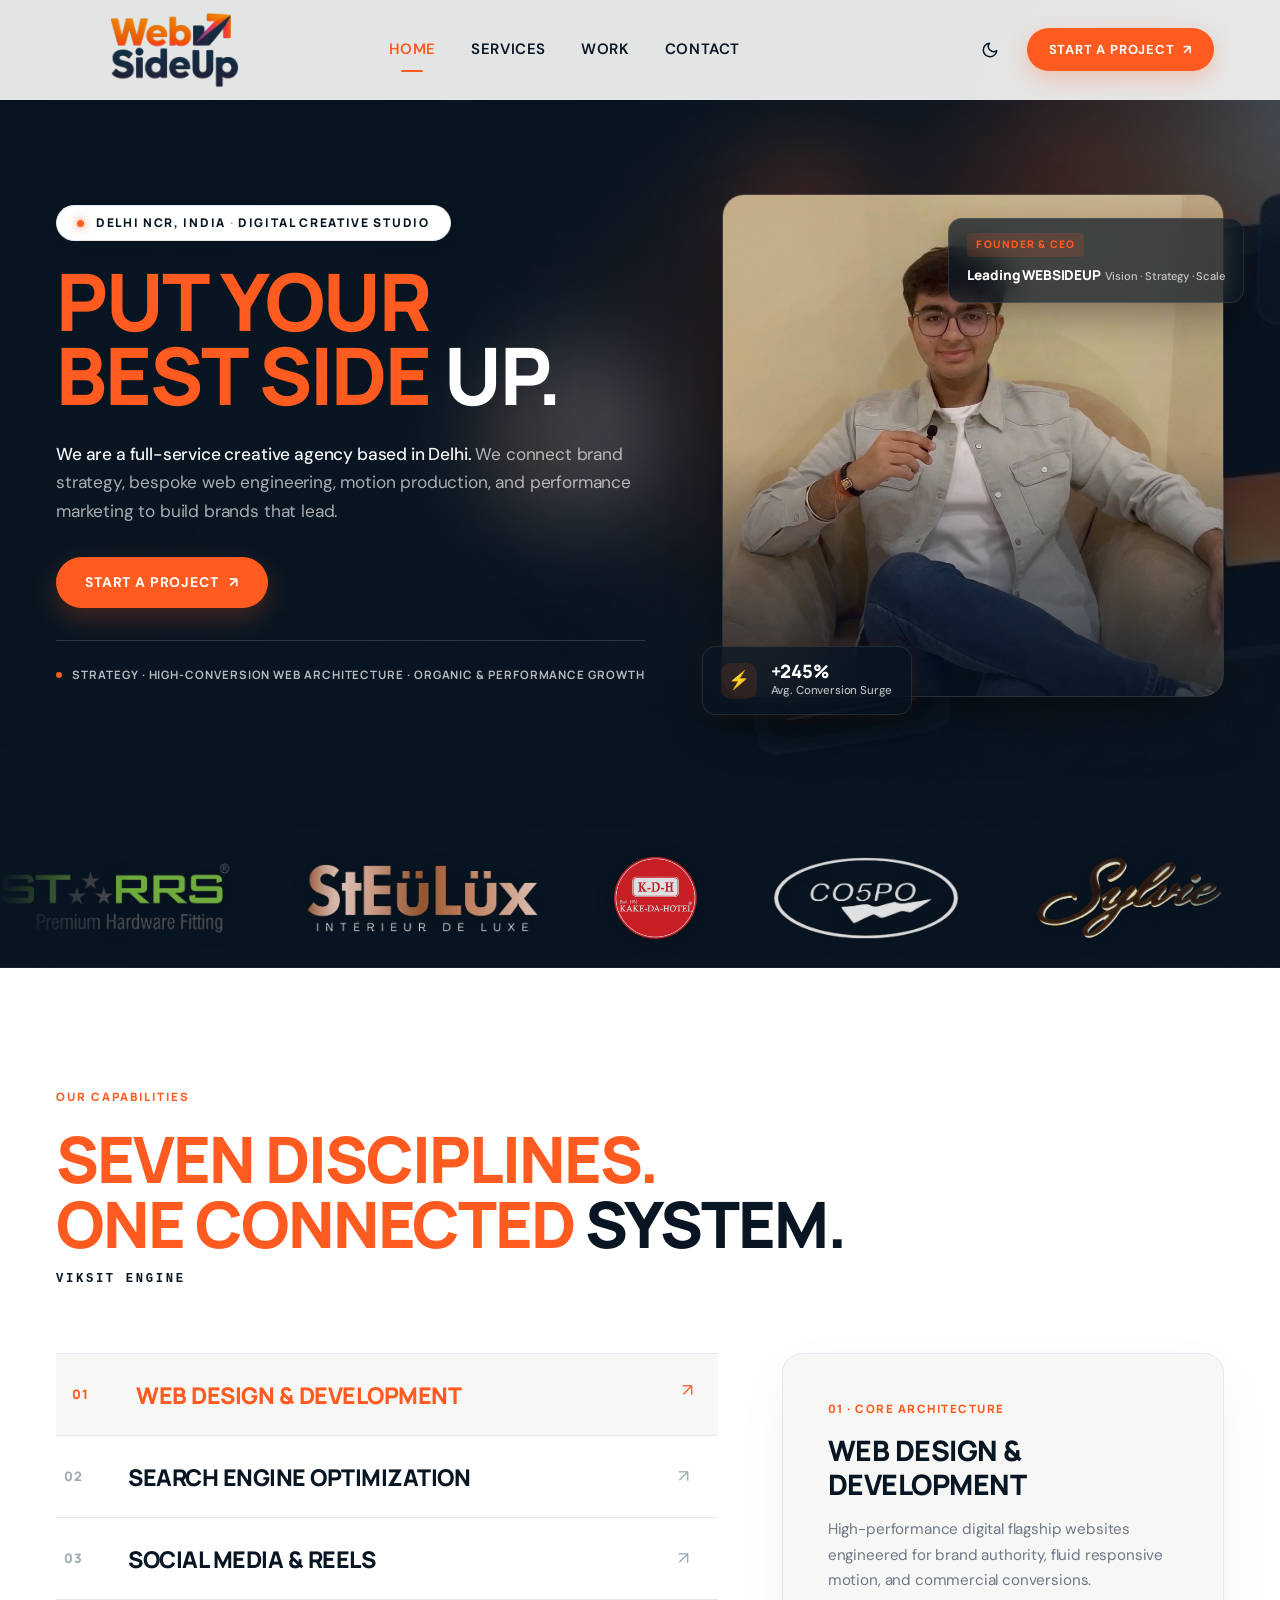
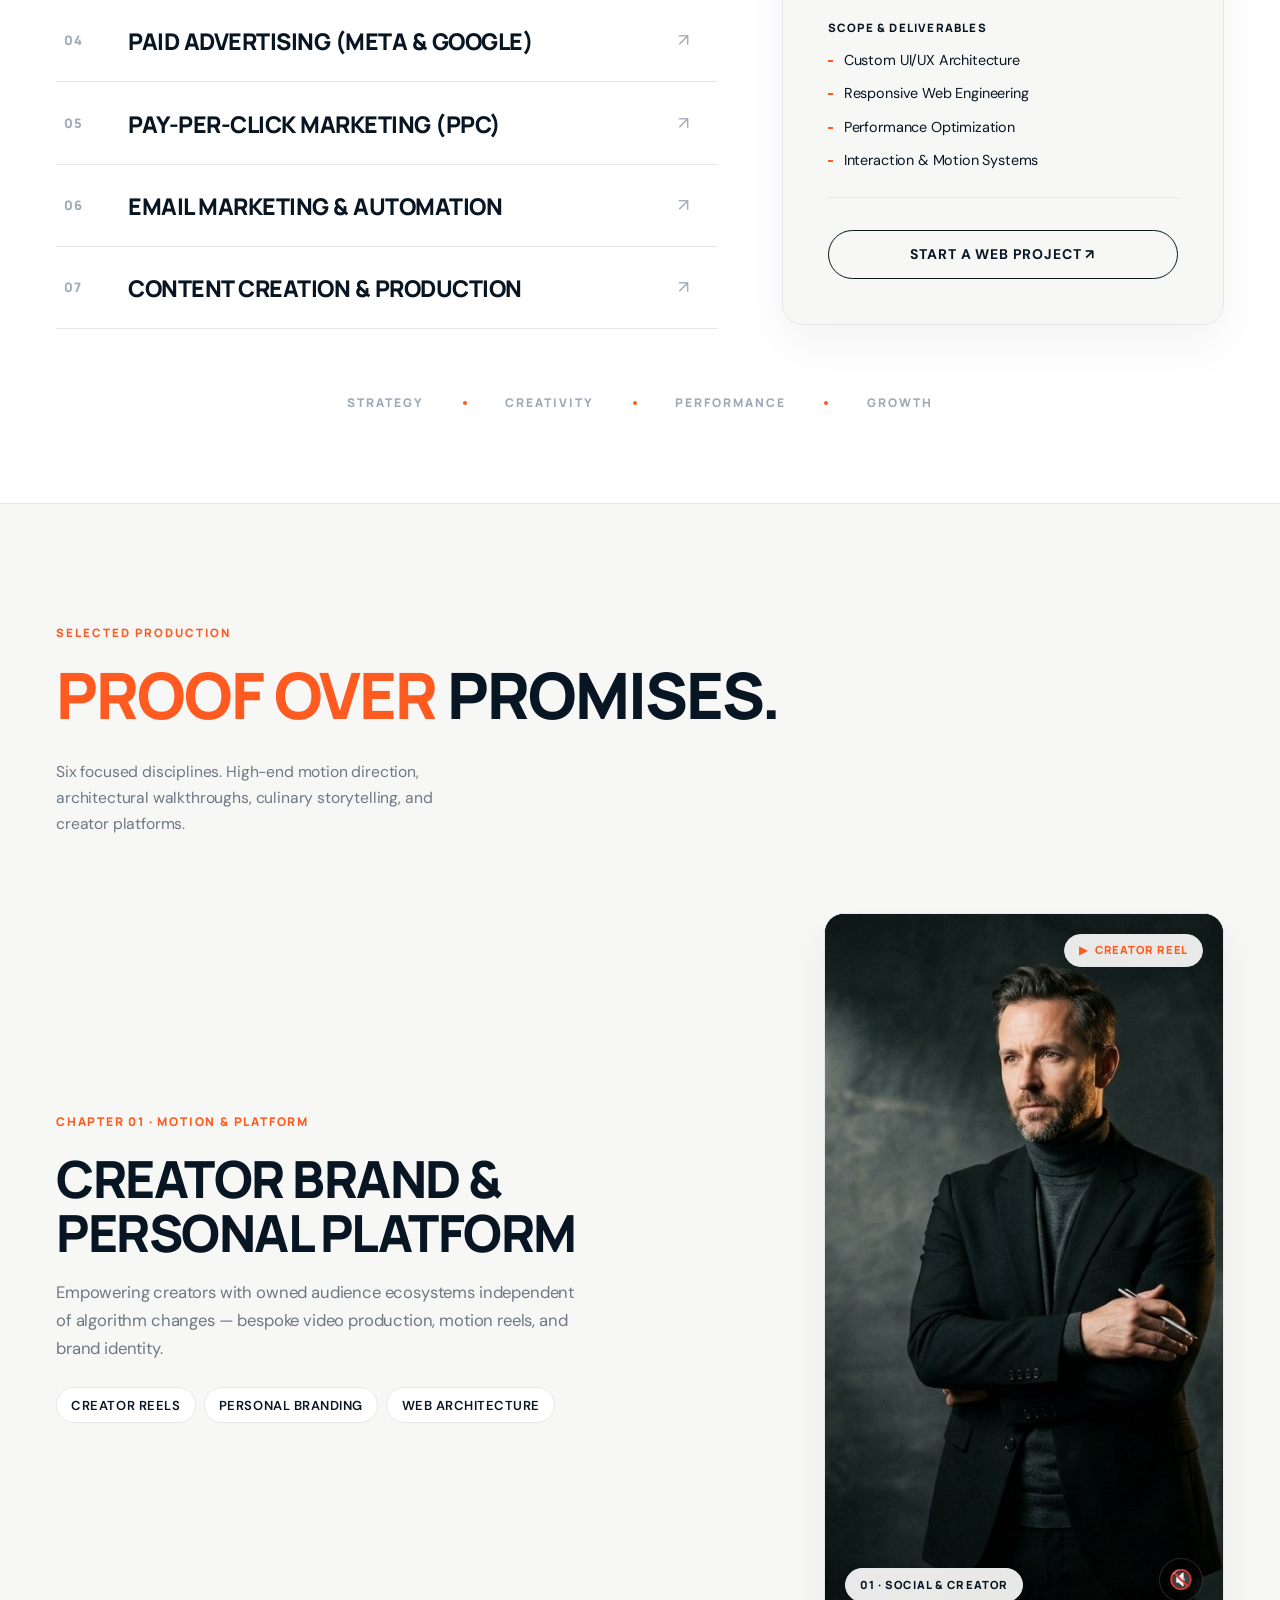
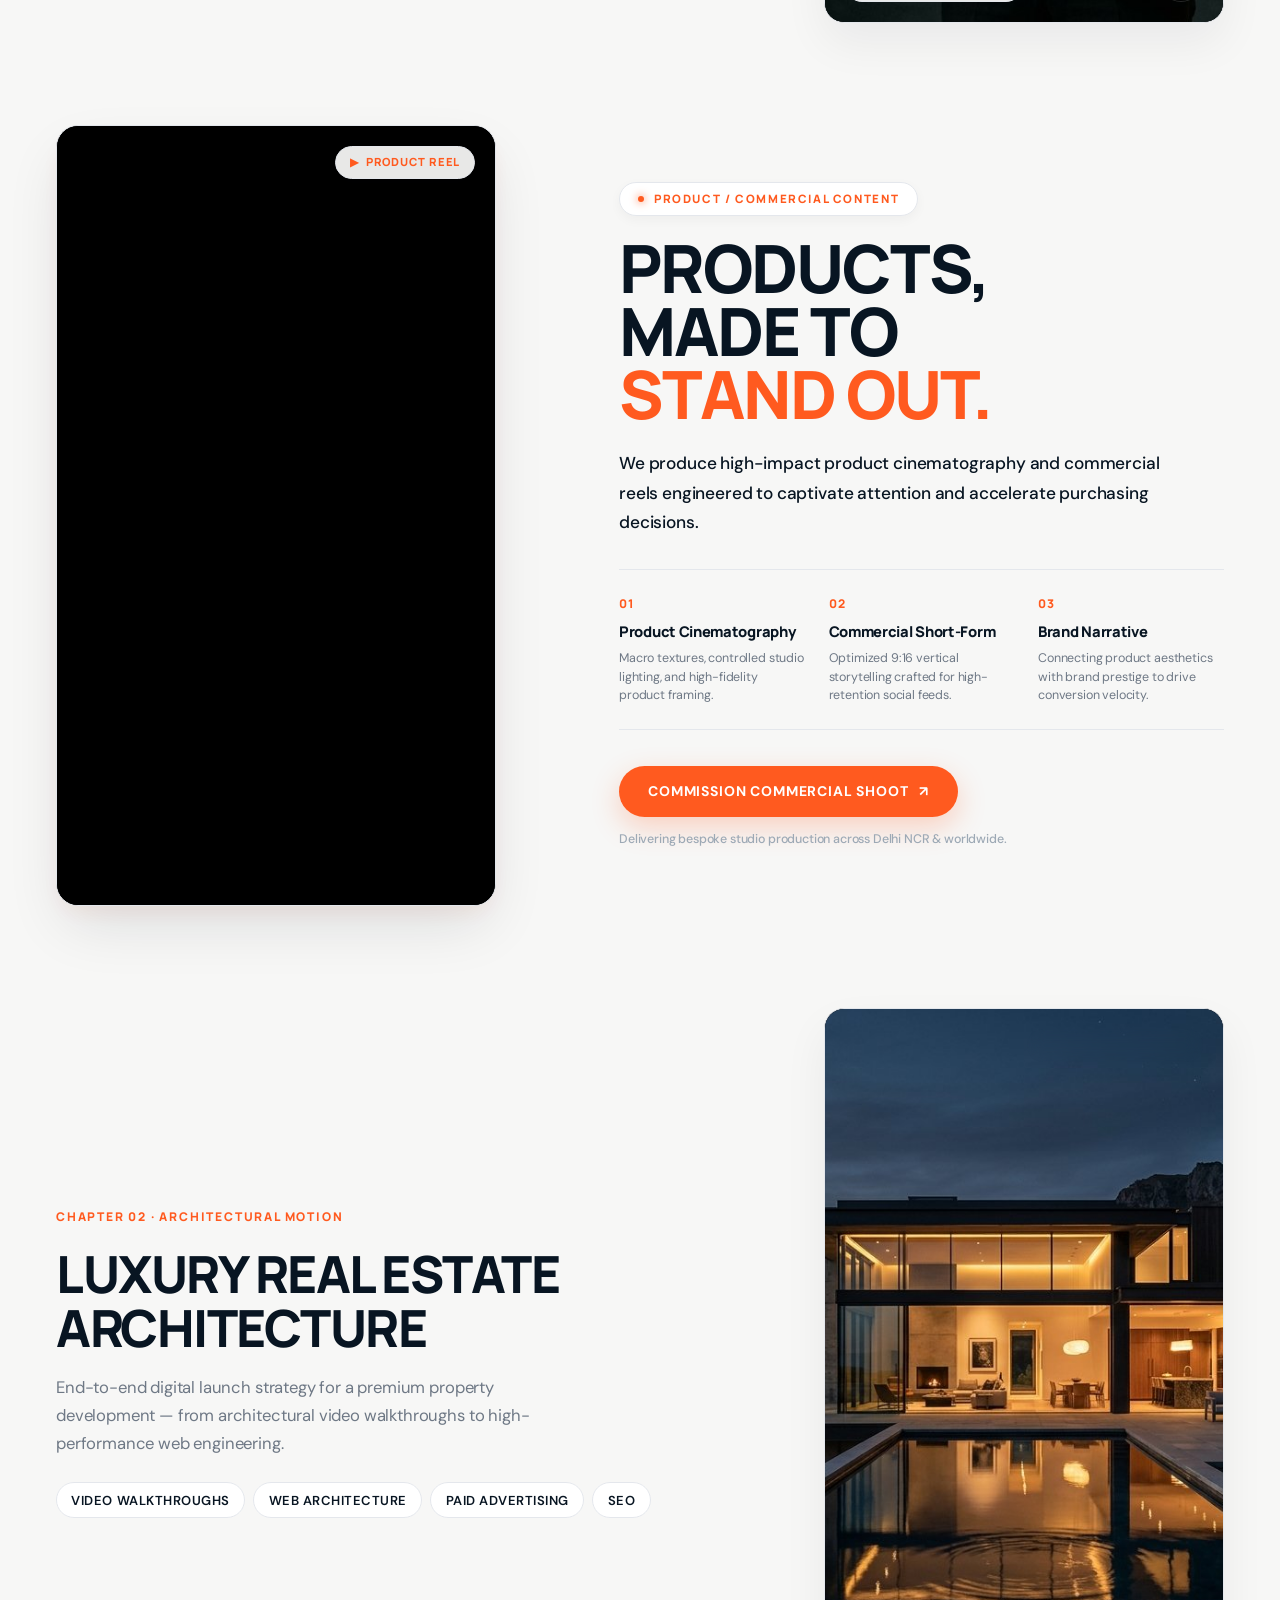
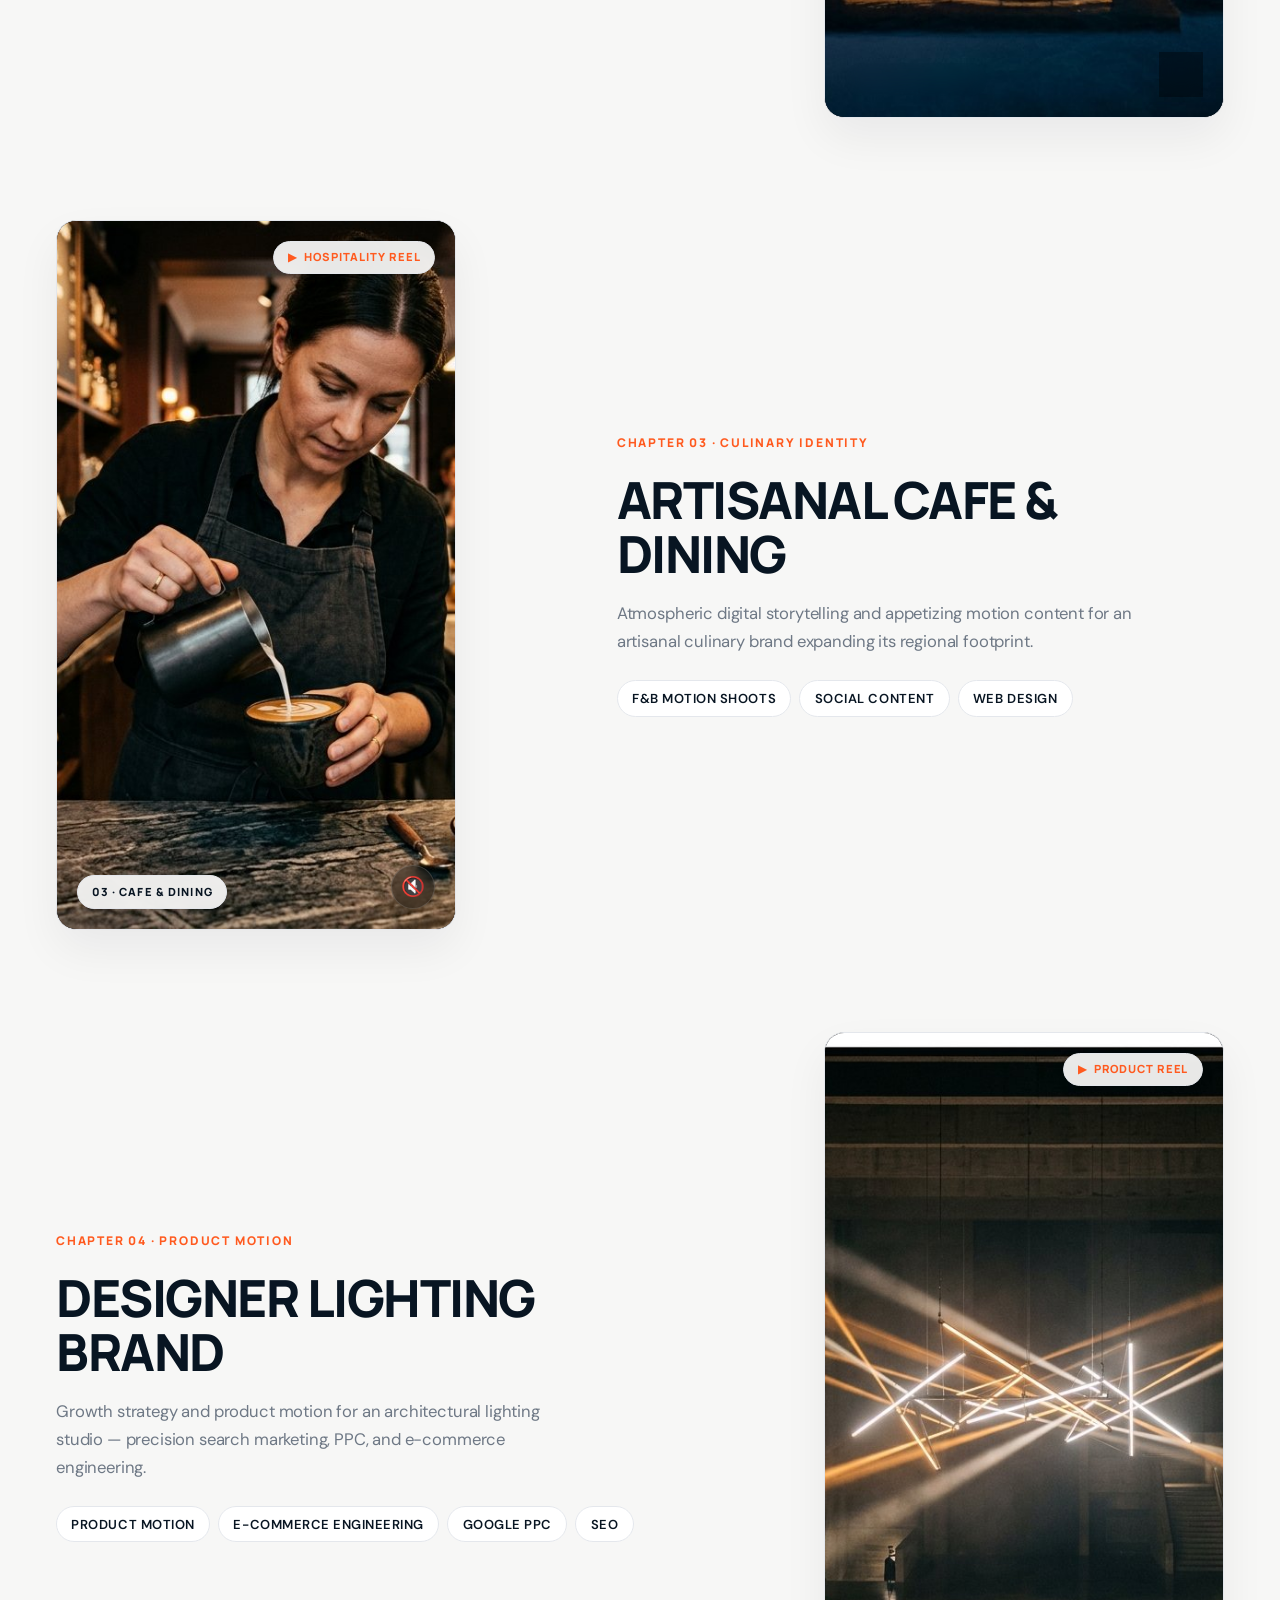
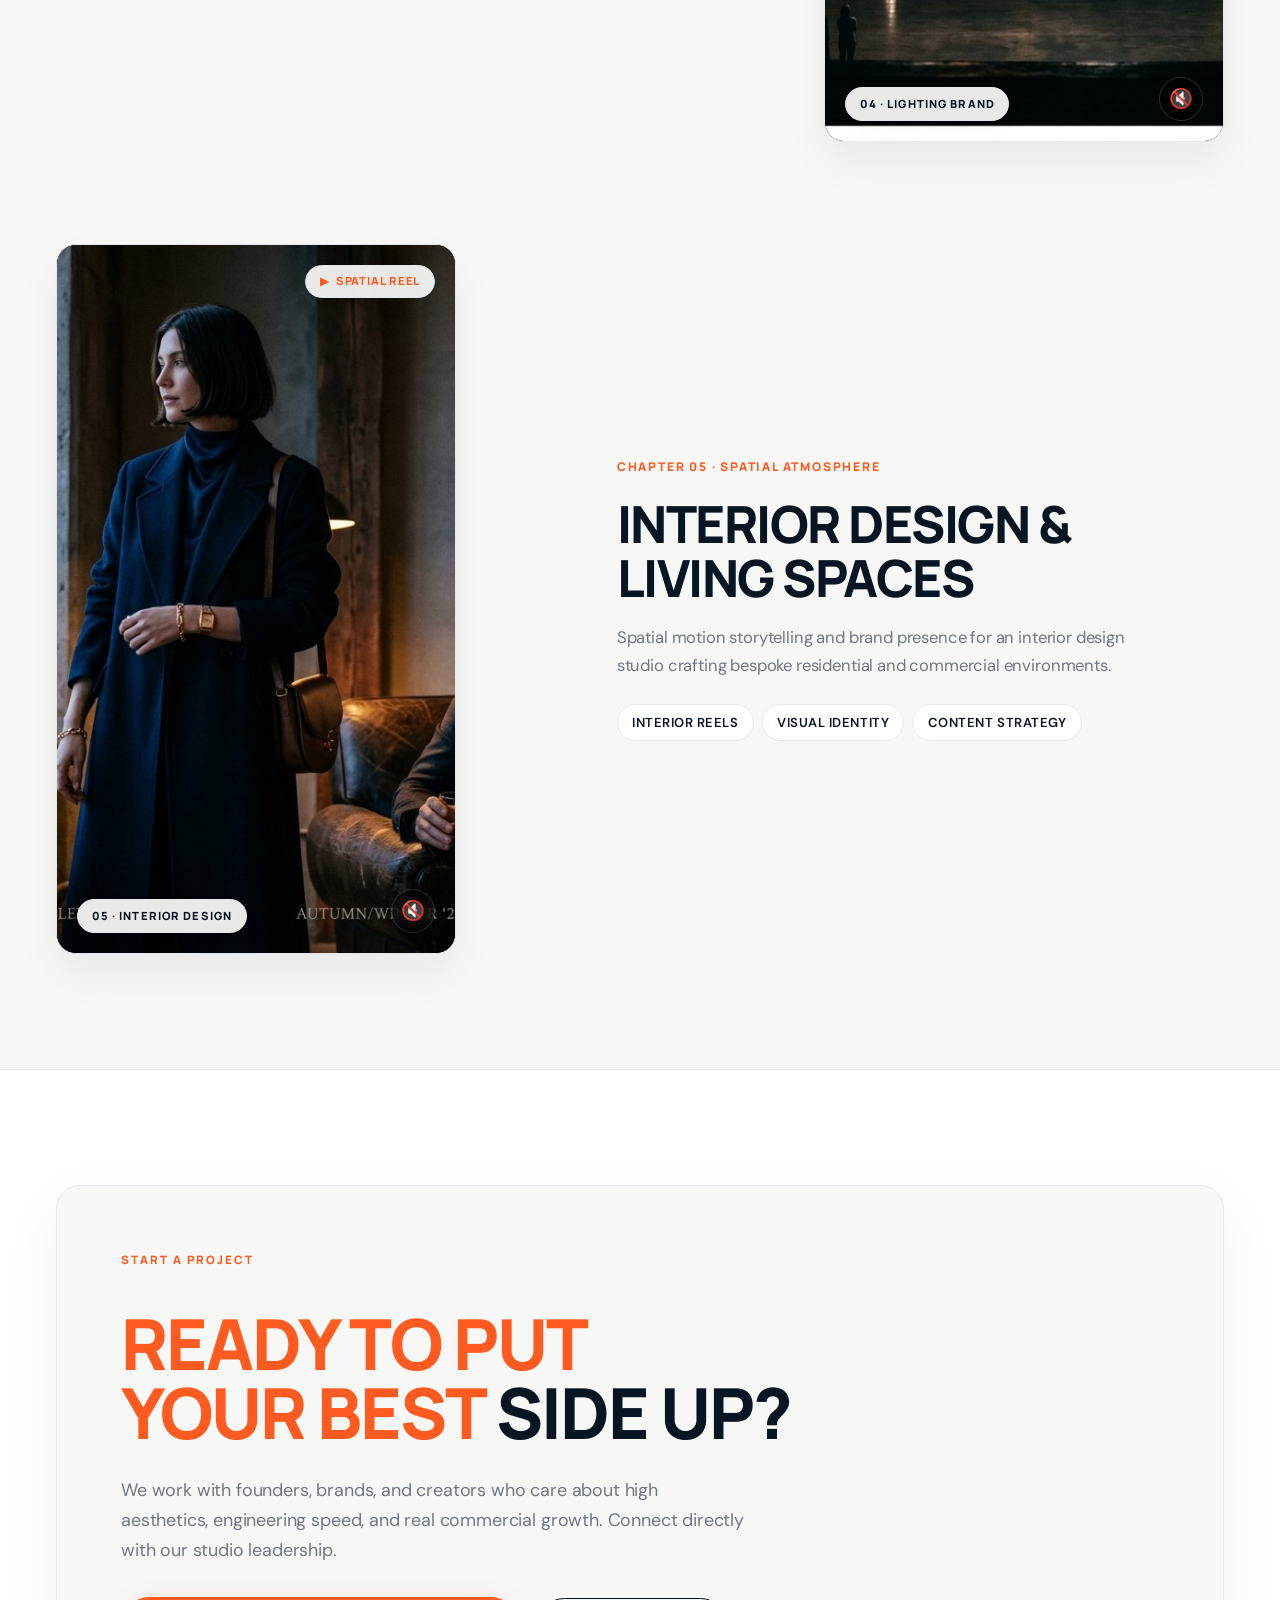
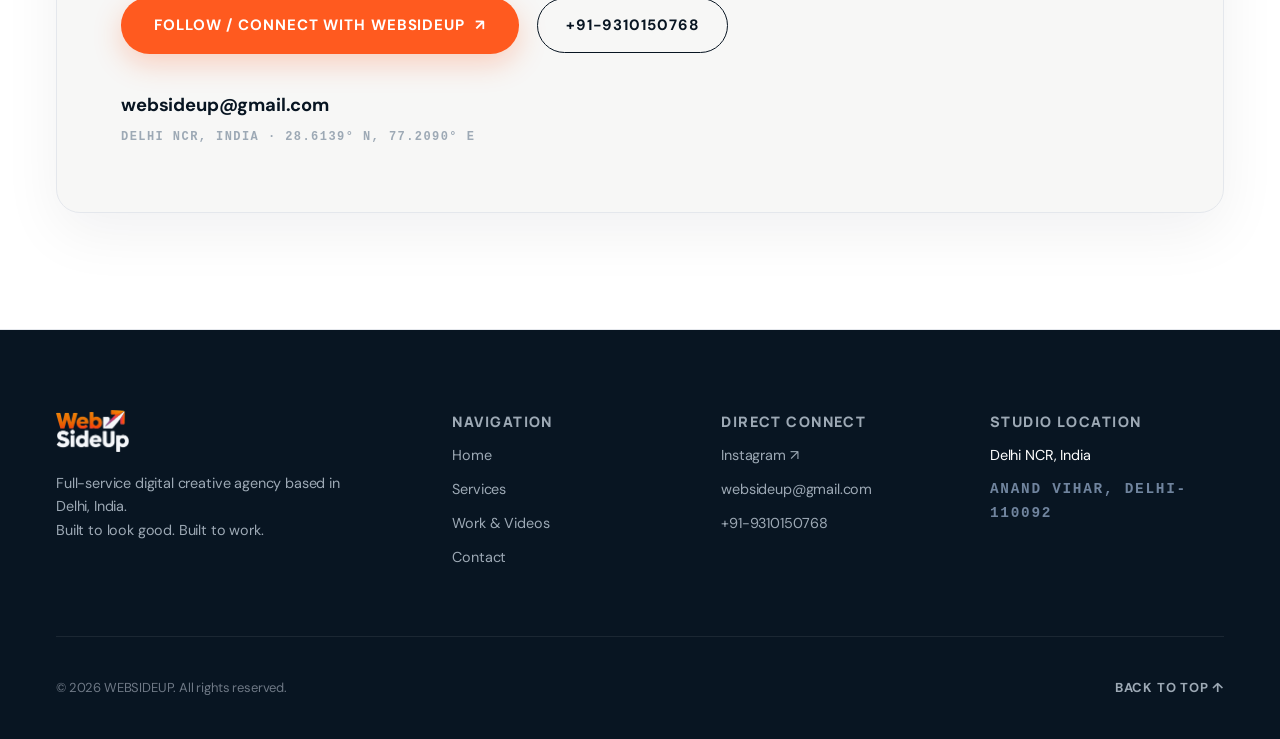
<file: index.html>
<!DOCTYPE html>
<html lang="en">

<head>
  <meta charset="UTF-8">
  <meta name="viewport" content="width=device-width, initial-scale=1.0, viewport-fit=cover">
  <title>WEBSIDEUP — Full-Service Digital Creative Agency, Delhi NCR</title>
  <meta name="description"
    content="WEBSIDEUP is a full-service creative agency based in Delhi. Strategy, websites, content creation, social media, and performance marketing built to make your brand impossible to ignore.">
  <meta name="theme-color" content="#F7F7F6">

  <meta property="og:type" content="website">
  <meta property="og:title" content="WEBSIDEUP — Put Your Best Side Up">
  <meta property="og:description"
    content="Full-service digital creative agency, Delhi. Strategy, websites, content, social and performance.">
  <meta property="og:url" content="https://www.websideup.com/">

  <link rel="icon" type="image/png" href="assets/logos/logo-trimmed.png">

  <!-- Editorial Typography: DM Sans + Manrope -->
  <link rel="preconnect" href="https://fonts.googleapis.com">
  <link rel="preconnect" href="https://fonts.gstatic.com" crossorigin>
  <link
    href="https://fonts.googleapis.com/css2?family=DM+Sans:wght@400;500;600;700&family=Manrope:wght@600;700;800;900&display=swap"
    rel="stylesheet">

  <link rel="stylesheet" href="system.css">
  <link rel="stylesheet" href="home.css">
</head>

<body>

  <!-- Scroll Progress Indicator -->
  <div id="scrollProgress" role="presentation" aria-hidden="true"></div>

  <!-- Custom Contextual Cursor -->
  <div id="cursor" aria-hidden="true"></div>

  <!-- =========================================================================
       GLOBAL NAVIGATION (SINGLE CONNECTED WEBSITE)
  ========================================================================== -->
  <header class="site-header" id="siteHeader">
    <div class="nav-inner">
      <a href="#hero" class="nav-logo" aria-label="WEBSIDEUP — Home">
        <img src="assets/logos/logo.png" alt="WEBSIDEUP Logo" width="180" height="68">
      </a>

      <nav class="nav-links" aria-label="Primary Navigation">
        <a href="#hero" class="nav-link active">HOME</a>
        <a href="#services" class="nav-link">SERVICES</a>
        <a href="#work" class="nav-link">WORK</a>
        <a href="#contact" class="nav-link">CONTACT</a>
      </nav>

      <div class="nav-right">
        <button id="themeToggle" class="theme-toggle" aria-label="Toggle Dark Mode">
          <svg class="moon-icon" viewBox="0 0 24 24" fill="none" stroke="currentColor" stroke-width="2" stroke-linecap="round" stroke-linejoin="round" width="18" height="18"><path d="M21 12.79A9 9 0 1 1 11.21 3 7 7 0 0 0 21 12.79z"></path></svg>
          <svg class="sun-icon" viewBox="0 0 24 24" fill="none" stroke="currentColor" stroke-width="2" stroke-linecap="round" stroke-linejoin="round" width="18" height="18" style="display:none;"><circle cx="12" cy="12" r="5"></circle><line x1="12" y1="1" x2="12" y2="3"></line><line x1="12" y1="21" x2="12" y2="23"></line><line x1="4.22" y1="4.22" x2="5.64" y2="5.64"></line><line x1="18.36" y1="18.36" x2="19.78" y2="19.78"></line><line x1="1" y1="12" x2="3" y2="12"></line><line x1="21" y1="12" x2="23" y2="12"></line><line x1="4.22" y1="19.78" x2="5.64" y2="18.36"></line><line x1="18.36" y1="5.64" x2="19.78" y2="4.22"></line></svg>
        </button>

        <a href="https://www.instagram.com/websideup/" target="_blank" rel="noopener noreferrer" class="nav-cta"
          id="navCta">
          START A PROJECT <span aria-hidden="true">↗</span>
        </a>

        <button class="nav-toggle" id="navToggle" aria-label="Open navigation menu" aria-expanded="false"
          aria-controls="mobileDrawer">
          <span></span><span></span><span></span>
        </button>
      </div>
    </div>
  </header>

  <!-- Mobile Drawer Navigation -->
  <div class="mobile-drawer" id="mobileDrawer" aria-hidden="true">
    <nav class="mobile-nav-links" aria-label="Mobile Navigation">
      <a href="#hero" class="mobile-nav-link active">HOME</a>
      <a href="#services" class="mobile-nav-link">SERVICES</a>
      <a href="#work" class="mobile-nav-link">WORK</a>
      <a href="#contact" class="mobile-nav-link">CONTACT</a>
    </nav>
    <div class="mobile-nav-meta">
      <a href="https://www.instagram.com/websideup/" target="_blank" rel="noopener noreferrer"
        class="mobile-nav-cta">START A PROJECT ↗</a>
      <p class="type-meta" style="margin-top:1.5rem;color:var(--ink-dim)">Delhi NCR, India · 28.6139° N</p>
      <a href="mailto:websideup@gmail.com" class="type-meta"
        style="color:var(--ink-dim);margin-top:0.25rem">websideup@gmail.com</a>
      <a href="tel:+919310150768" class="type-meta" style="color:var(--ink-dim);margin-top:0.25rem">+91-9310150768</a>
    </div>
  </div>

  <main id="mainContent">

    <!-- =========================================================================
         01 — HERO SECTION
    ========================================================================== -->
    <section class="home-hero" id="hero" aria-labelledby="heroHeading">
      <div class="container">

        <div class="hero-grid">
          <!-- Left Column: Agency Info & Big Headline & Action -->
          <div class="hero-copy-col">
            <!-- Agency Location & Studio Identity Badge -->
            <div class="hero-agency-badge reveal-on-load" style="animation-delay:0.1s">
              <span class="hero-status-pip" aria-hidden="true"></span>
              <span class="hero-badge-text">
                DELHI NCR, INDIA <span class="hero-badge-split">·</span> DIGITAL CREATIVE STUDIO
              </span>
            </div>

            <!-- Monumental Bold Grotesk Headline -->
            <div class="hero-title-wrap">
              <h1 class="hero-headline reveal-on-load" id="heroHeading" style="animation-delay:0.22s">
                <span class="title-row">PUT YOUR</span>
                <span class="title-row">BEST SIDE <span class="accent-navy">UP.</span></span>
              </h1>
            </div>

            <!-- Supporting Narrative & Direct CTAs -->
            <div class="hero-statement-grid reveal-on-load" style="animation-delay:0.38s">
              <p class="hero-lead-narrative">
                We are a full-service creative agency based in Delhi. <span class="dim-text">We connect brand strategy,
                  bespoke web engineering, motion production, and performance marketing to build brands that
                  lead.</span>
              </p>

              <div class="hero-cta-group">
                <a href="https://www.instagram.com/websideup/" target="_blank" rel="noopener noreferrer"
                  class="btn-primary">
                  Start a Project <span aria-hidden="true">↗</span>
                </a>
                <a href="#work" class="btn-secondary">
                  Explore the Work <span aria-hidden="true">↘</span>
                </a>
              </div>
            </div>

            <!-- Sub-hero Tag / Features indicator -->
            <div class="hero-mini-proof reveal-on-load" style="animation-delay:0.5s">
              <span class="proof-dot" aria-hidden="true"></span>
              <span>Strategy · High-Conversion Web Architecture · Organic &amp; Performance Growth</span>
            </div>
          </div>

          <!-- Right Column: Hero Visual Showcase Frame -->
          <div class="hero-visual-col reveal-on-load" style="animation-delay:0.3s">
            <div class="hero-visual-wrap">
              <div class="hero-visual-frame">
                <img src="assets/images/ceo_websideup.jpg" alt="CEO of WEBSIDEUP - Digital Creative Studio"
                  class="hero-visual-img" width="1024" height="1024" loading="eager" fetchpriority="high">
                <div class="hero-visual-glass-overlay" aria-hidden="true"></div>
              </div>

              <!-- Floating Metric & Signal Badges -->
              <div class="hero-float-card card-growth" aria-hidden="true">
                <div class="float-card-icon">⚡</div>
                <div class="float-card-content">
                  <span class="float-card-value">+245%</span>
                  <span class="float-card-label">Avg. Conversion Surge</span>
                </div>
              </div>

              <div class="hero-float-card card-studio" aria-hidden="true">
                <div class="float-card-badge">FOUNDER & CEO</div>
                <div class="float-card-content">
                  <span class="float-card-title">Leading WEBSIDEUP</span>
                  <span class="float-card-sub">Vision · Strategy · Scale</span>
                </div>
              </div>
            </div>
          </div>
        </div>

      </div>
    </section>

    <!-- =========================================================================
         CLIENT LOGO STRIPE (MINIMAL)
    ========================================================================== -->
    <section class="client-stripe-section" aria-label="Trusted Brands">
      <div class="marquee-track">
        <!-- Group 1 -->
        <div class="marquee-group">
          <img src="assets/logos/clients/client_1.png" alt="Client Logo" class="marquee-logo" loading="lazy">
          <img src="assets/logos/clients/client_2.png" alt="Client Logo" class="marquee-logo" loading="lazy">
          <img src="assets/logos/clients/client_3.png" alt="Client Logo" class="marquee-logo" loading="lazy">
          <img src="assets/logos/clients/client_4.png" alt="Client Logo" class="marquee-logo" loading="lazy">
          <img src="assets/logos/clients/client_5.png" alt="Client Logo" class="marquee-logo" loading="lazy">
          <img src="assets/logos/clients/client_6.png" alt="Client Logo" class="marquee-logo" loading="lazy">
          <img src="assets/logos/clients/client_7.png" alt="Client Logo" class="marquee-logo" loading="lazy">
          <img src="assets/logos/clients/client_8.png" alt="Client Logo" class="marquee-logo" loading="lazy">
          <img src="assets/logos/clients/client_9.png" alt="Client Logo" class="marquee-logo" loading="lazy">
          <img src="assets/logos/clients/client_10.png" alt="Client Logo" class="marquee-logo" loading="lazy">
          <img src="assets/logos/clients/client_11.png" alt="Client Logo" class="marquee-logo" loading="lazy">
          <img src="assets/logos/clients/client_12.png" alt="Client Logo" class="marquee-logo" loading="lazy">
        </div>
        <!-- Group 2 (Duplicate for seamless infinite loop) -->
        <div class="marquee-group" aria-hidden="true">
          <img src="assets/logos/clients/client_1.png" alt="Client Logo" class="marquee-logo" loading="lazy">
          <img src="assets/logos/clients/client_2.png" alt="Client Logo" class="marquee-logo" loading="lazy">
          <img src="assets/logos/clients/client_3.png" alt="Client Logo" class="marquee-logo" loading="lazy">
          <img src="assets/logos/clients/client_4.png" alt="Client Logo" class="marquee-logo" loading="lazy">
          <img src="assets/logos/clients/client_5.png" alt="Client Logo" class="marquee-logo" loading="lazy">
          <img src="assets/logos/clients/client_6.png" alt="Client Logo" class="marquee-logo" loading="lazy">
          <img src="assets/logos/clients/client_7.png" alt="Client Logo" class="marquee-logo" loading="lazy">
          <img src="assets/logos/clients/client_8.png" alt="Client Logo" class="marquee-logo" loading="lazy">
          <img src="assets/logos/clients/client_9.png" alt="Client Logo" class="marquee-logo" loading="lazy">
          <img src="assets/logos/clients/client_10.png" alt="Client Logo" class="marquee-logo" loading="lazy">
          <img src="assets/logos/clients/client_11.png" alt="Client Logo" class="marquee-logo" loading="lazy">
          <img src="assets/logos/clients/client_12.png" alt="Client Logo" class="marquee-logo" loading="lazy">
        </div>
      </div>
    </section>

    <!-- =========================================================================
         02 — SERVICES SECTION (7 CONNECTED DISCIPLINES)
    ========================================================================== -->
    <section class="home-services" id="services" aria-labelledby="servicesHeading">
      <div class="container">

        <div class="services-header">
          <span class="eyebrow reveal">OUR CAPABILITIES</span>
          <h2 class="type-headline reveal" id="servicesHeading" style="margin-top:0.5rem">
            SEVEN DISCIPLINES.<br>
            ONE CONNECTED <span class="accent-navy">SYSTEM.</span>
          </h2>
          <p class="disciplines-engine reveal">VIKSIT ENGINE</p>
        </div>

        <div class="services-split">

          <!-- Left: Editorial Interactive Service Roster -->
          <div class="services-left">
            <ol class="editorial-service-list" id="servicesList" role="list">

              <li class="service-nav-row is-active reveal" data-service="web">
                <div class="service-nav-link">
                  <span class="service-nav-num">01</span>
                  <span class="service-nav-name">Web Design &amp; Development</span>
                  <span class="service-nav-arrow" aria-hidden="true">↗</span>
                </div>
              </li>

              <li class="service-nav-row reveal" data-service="seo">
                <div class="service-nav-link">
                  <span class="service-nav-num">02</span>
                  <span class="service-nav-name">Search Engine Optimization</span>
                  <span class="service-nav-arrow" aria-hidden="true">↗</span>
                </div>
              </li>

              <li class="service-nav-row reveal" data-service="social">
                <div class="service-nav-link">
                  <span class="service-nav-num">03</span>
                  <span class="service-nav-name">Social Media &amp; Reels</span>
                  <span class="service-nav-arrow" aria-hidden="true">↗</span>
                </div>
              </li>

              <li class="service-nav-row reveal" data-service="paid">
                <div class="service-nav-link">
                  <span class="service-nav-num">04</span>
                  <span class="service-nav-name">Paid Advertising (Meta &amp; Google)</span>
                  <span class="service-nav-arrow" aria-hidden="true">↗</span>
                </div>
              </li>

              <li class="service-nav-row reveal" data-service="ppc">
                <div class="service-nav-link">
                  <span class="service-nav-num">05</span>
                  <span class="service-nav-name">Pay-Per-Click Marketing (PPC)</span>
                  <span class="service-nav-arrow" aria-hidden="true">↗</span>
                </div>
              </li>

              <li class="service-nav-row reveal" data-service="email">
                <div class="service-nav-link">
                  <span class="service-nav-num">06</span>
                  <span class="service-nav-name">Email Marketing &amp; Automation</span>
                  <span class="service-nav-arrow" aria-hidden="true">↗</span>
                </div>
              </li>

              <li class="service-nav-row reveal" data-service="content">
                <div class="service-nav-link">
                  <span class="service-nav-num">07</span>
                  <span class="service-nav-name">Content Creation &amp; Production</span>
                  <span class="service-nav-arrow" aria-hidden="true">↗</span>
                </div>
              </li>

            </ol>
          </div>

          <!-- Right: Dynamic Context Panel -->
          <div class="services-right">
            <div class="services-context-panel reveal" id="servicePreviewCard">
              <span class="preview-badge">01 · CORE ARCHITECTURE</span>
              <h3 class="preview-title">Web Design &amp; Development</h3>
              <p class="preview-desc">
                High-performance digital flagship websites engineered for brand authority, fluid responsive motion, and
                commercial conversions.
              </p>
              <p class="preview-deliverables-label">Scope &amp; Deliverables</p>
              <ul class="preview-deliverables">
                <li>Custom UI/UX Architecture</li>
                <li>Responsive Web Engineering</li>
                <li>Performance Optimization</li>
                <li>Interaction &amp; Motion Systems</li>
              </ul>
              <a href="https://www.instagram.com/websideup/" target="_blank" rel="noopener noreferrer"
                class="btn-secondary" style="width:100%;justify-content:center">
                Start a Web Project ↗
              </a>
            </div>
          </div>

        </div>

        <!-- Subtle Structural Ticker Strip -->
        <div class="services-pillar-strip reveal">
          <span class="pillar-item">STRATEGY</span>
          <span class="pillar-dot" aria-hidden="true"></span>
          <span class="pillar-item">CREATIVITY</span>
          <span class="pillar-dot" aria-hidden="true"></span>
          <span class="pillar-item">PERFORMANCE</span>
          <span class="pillar-dot" aria-hidden="true"></span>
          <span class="pillar-item">GROWTH</span>
        </div>

      </div>
    </section>

    <!-- =========================================================================
         03 — WORK / VIDEO PORTFOLIO SECTION (Product Showcase & Selected Chapters)
    ========================================================================== -->
    <section class="home-work" id="work" aria-labelledby="workHeading">
      <div class="container">


        <!-- 03.2 — SELECTED PRODUCTION EDITORIAL SEQUENCE -->
        <div class="selected-production-header reveal">
          <div class="production-header-left">
            <span class="eyebrow">SELECTED PRODUCTION</span>
            <h3 class="type-headline" id="workHeading" style="margin-top:0.5rem">
              PROOF OVER <span class="accent-navy">PROMISES.</span>
            </h3>
          </div>
          <p class="production-header-desc">
            Six focused disciplines. High-end motion direction, architectural walkthroughs, culinary storytelling, and
            creator platforms.
          </p>
        </div>

        <div class="work-stream">

          <!-- CHAPTER 01: CREATOR REEL (Content Left / Video Right) -->
          <article class="work-chapter chapter-right reveal" id="work-creator">
            <div class="chapter-inner">
              <div class="chapter-info">
                <span class="chapter-badge">Chapter 01 · Motion &amp; Platform</span>
                <h3 class="chapter-title">Creator Brand &amp; Personal Platform</h3>
                <p class="chapter-desc">
                  Empowering creators with owned audience ecosystems independent of algorithm changes — bespoke video
                  production, motion reels, and brand identity.
                </p>
                <ul class="chapter-services">
                  <li>Creator Reels</li>
                  <li>Personal Branding</li>
                  <li>Web Architecture</li>
                </ul>
              </div>
              <div class="chapter-media">
                <div class="video-card">
                  <div class="media-box aspect-9-16">
                    <video class="project-video" src="/videos/compressed-final/cretaor%20brand%20-web.mp4"
                      poster="assets/posters/poster-05-influencer.jpg" autoplay muted loop playsinline
                      preload="metadata"></video>
                  </div>
                  <span class="video-play-badge"><span class="play-icon">▶</span> Creator Reel</span>
                  <span class="media-tag">01 · SOCIAL &amp; CREATOR</span>
                </div>
              </div>
            </div>
          </article>

          <!-- 03.1 — NEW FEATURED PRODUCT / COMMERCIAL SHOWCASE -->
          <div class="product-featured-showcase" id="product-commercial"
            style="margin-bottom: 0; padding-bottom: 0; border-bottom: none;">
            <div class="product-featured-grid">

              <!-- Left: Large Featured Product Video -->
              <div class="product-media-col reveal">
                <div class="product-video-card">
                  <div class="media-box aspect-9-16">
                    <video class="project-video" src="/videos/compressed-final/prdocut%20focus%20-web.mp4" autoplay
                      muted loop playsinline preload="metadata"></video>
                  </div>
                  <span class="video-play-badge"><span class="play-icon">▶</span> Product Reel</span>
                  <span class="media-tag">FEATURED · COMMERCIAL PRODUCTION</span>
                </div>
              </div>

              <!-- Right: Editorial Narrative & Commercial Deliverables -->
              <div class="product-info-col reveal">
                <div class="product-category-badge">
                  <span class="badge-dot" aria-hidden="true"></span>
                  <span>PRODUCT / COMMERCIAL CONTENT</span>
                </div>

                <h2 class="product-headline">
                  PRODUCTS, <br>
                  MADE TO <br>
                  <span class="accent-orange">STAND OUT.</span>
                </h2>

                <p class="product-lead-copy">
                  We produce high-impact product cinematography and commercial reels engineered to captivate attention
                  and accelerate purchasing decisions.
                </p>

                <div class="product-specs-grid">
                  <div class="spec-item">
                    <span class="spec-num">01</span>
                    <span class="spec-title">Product Cinematography</span>
                    <p class="spec-desc">Macro textures, controlled studio lighting, and high-fidelity product framing.
                    </p>
                  </div>
                  <div class="spec-item">
                    <span class="spec-num">02</span>
                    <span class="spec-title">Commercial Short-Form</span>
                    <p class="spec-desc">Optimized 9:16 vertical storytelling crafted for high-retention social feeds.
                    </p>
                  </div>
                  <div class="spec-item">
                    <span class="spec-num">03</span>
                    <span class="spec-title">Brand Narrative</span>
                    <p class="spec-desc">Connecting product aesthetics with brand prestige to drive conversion velocity.
                    </p>
                  </div>
                </div>

                <div class="product-cta-group">
                  <a href="https://www.instagram.com/websideup/" target="_blank" rel="noopener noreferrer"
                    class="btn-primary">
                    Commission Commercial Shoot <span aria-hidden="true">↗</span>
                  </a>
                  <span class="product-cta-note">Delivering bespoke studio production across Delhi NCR &amp;
                    worldwide.</span>
                </div>
              </div>

            </div>
          </div>


          <!-- CHAPTER 02: REAL ESTATE (Content Left / Video Right) -->
          <article class="work-chapter chapter-right reveal" id="work-realestate">
            <div class="chapter-inner">
              <div class="chapter-info">
                <span class="chapter-badge">Chapter 02 · Architectural Motion</span>
                <h3 class="chapter-title">Luxury Real Estate Architecture</h3>
                <p class="chapter-desc">
                  End-to-end digital launch strategy for a premium property development — from architectural video
                  walkthroughs to high-performance web engineering.
                </p>
                <ul class="chapter-services">
                  <li>Video Walkthroughs</li>
                  <li>Web Architecture</li>
                  <li>Paid Advertising</li>
                  <li>SEO</li>
                </ul>
              </div>
              <div class="chapter-media">
                <div class="video-card">
                  <div class="media-box aspect-9-16">
                    <video class="project-video" src="/videos/compressed-final/real%20estate%20-web.mp4"
                      poster="assets/posters/poster-02-realestate.jpg" autoplay muted loop playsinline
                      preload="metadata"></video>
                  </div>
                  <span class="video-play-badge"><span class="play-icon">▶</span> Walkthrough Reel</span>
                  <span class="media-tag">02 · REAL ESTATE</span>
                </div>
              </div>
            </div>
          </article>

          <!-- CHAPTER 03: NEW CAFE REEL (Video Left / Content Right) -->
          <article class="work-chapter chapter-left reveal" id="work-cafe">
            <div class="chapter-inner">
              <div class="chapter-media">
                <div class="video-card">
                  <div class="media-box aspect-9-16">
                    <video class="project-video" src="/videos/compressed-final/cafe%20-web.mp4"
                      poster="assets/posters/poster-03-cafe.jpg" autoplay muted loop playsinline
                      preload="metadata"></video>
                  </div>
                  <span class="video-play-badge"><span class="play-icon">▶</span> Hospitality Reel</span>
                  <span class="media-tag">03 · CAFE &amp; DINING</span>
                </div>
              </div>
              <div class="chapter-info">
                <span class="chapter-badge">Chapter 03 · Culinary Identity</span>
                <h3 class="chapter-title">Artisanal Cafe &amp; Dining</h3>
                <p class="chapter-desc">
                  Atmospheric digital storytelling and appetizing motion content for an artisanal culinary brand
                  expanding its regional footprint.
                </p>
                <ul class="chapter-services">
                  <li>F&amp;B Motion Shoots</li>
                  <li>Social Content</li>
                  <li>Web Design</li>
                </ul>
              </div>
            </div>
          </article>

          <!-- CHAPTER 04: LIGHTING BRAND (Content Left / Video Right) -->
          <article class="work-chapter chapter-right reveal" id="work-lighting">
            <div class="chapter-inner">
              <div class="chapter-info">
                <span class="chapter-badge">Chapter 04 · Product Motion</span>
                <h3 class="chapter-title">Designer Lighting Brand</h3>
                <p class="chapter-desc">
                  Growth strategy and product motion for an architectural lighting studio — precision search marketing,
                  PPC, and e-commerce engineering.
                </p>
                <ul class="chapter-services">
                  <li>Product Motion</li>
                  <li>E-Commerce Engineering</li>
                  <li>Google PPC</li>
                  <li>SEO</li>
                </ul>
              </div>
              <div class="chapter-media">
                <div class="video-card">
                  <div class="media-box aspect-9-16">
                    <video class="project-video" src="/videos/compressed-final/lighting-web.mp4"
                      poster="assets/posters/poster-04-lighting.jpg" autoplay muted loop playsinline
                      preload="metadata"></video>
                  </div>
                  <span class="video-play-badge"><span class="play-icon">▶</span> Product Reel</span>
                  <span class="media-tag">04 · LIGHTING BRAND</span>
                </div>
              </div>
            </div>
          </article>

          <!-- CHAPTER 05: INTERIOR DESIGN (Video Left / Content Right) -->
          <article class="work-chapter chapter-left reveal" id="work-interior">
            <div class="chapter-inner">
              <div class="chapter-media">
                <div class="video-card">
                  <div class="media-box aspect-9-16">
                    <video class="project-video" src="/videos/compressed-final/interiror%20desgn-web.mp4"
                      poster="assets/posters/poster-01-social.jpg" autoplay muted loop playsinline
                      preload="metadata"></video>
                  </div>
                  <span class="video-play-badge"><span class="play-icon">▶</span> Spatial Reel</span>
                  <span class="media-tag">05 · INTERIOR DESIGN</span>
                </div>
              </div>
              <div class="chapter-info">
                <span class="chapter-badge">Chapter 05 · Spatial Atmosphere</span>
                <h3 class="chapter-title">Interior Design &amp; Living Spaces</h3>
                <p class="chapter-desc">
                  Spatial motion storytelling and brand presence for an interior design studio crafting bespoke
                  residential and commercial environments.
                </p>
                <ul class="chapter-services">
                  <li>Interior Reels</li>
                  <li>Visual Identity</li>
                  <li>Content Strategy</li>
                </ul>
              </div>
            </div>
          </article>

        </div>

      </div>
    </section>

    <!-- =========================================================================
         04 — CTA / CONTACT SECTION (Minimal Direct Experience)
    ========================================================================== -->
    <section class="home-contact" id="contact" aria-labelledby="contactHeading">
      <div class="container">

        <div class="contact-direct-card reveal">
          <span class="eyebrow">START A PROJECT</span>
          <h2 class="contact-title" id="contactHeading">
            READY TO PUT<br>
            YOUR BEST <span class="accent-navy">SIDE UP?</span>
          </h2>
          <p class="contact-desc">
            We work with founders, brands, and creators who care about high aesthetics, engineering speed, and real
            commercial growth. Connect directly with our studio leadership.
          </p>

          <div style="display:flex;gap:1.1rem;flex-wrap:wrap;align-items:center;margin-top:0.25rem">
            <a href="https://www.instagram.com/websideup/" target="_blank" rel="noopener noreferrer" class="btn-primary"
              style="font-size:0.938rem;padding:15px 32px">
              FOLLOW / CONNECT WITH WEBSIDEUP <span aria-hidden="true">↗</span>
            </a>
            <a href="tel:+919310150768" class="btn-secondary" style="font-size:0.938rem;padding:14px 28px">
              +91-9310150768
            </a>
          </div>

          <div class="contact-direct-links">
            <a href="mailto:websideup@gmail.com" class="contact-direct-link">websideup@gmail.com</a>
            <p class="type-meta" style="color:var(--ink-dim)">Delhi NCR, India · 28.6139° N, 77.2090° E</p>
          </div>
        </div>

      </div>
    </section>

  </main>

  <!-- =========================================================================
       SITE FOOTER (Midnight Ink Minimal Footer)
  ========================================================================== -->
  <footer class="site-footer" id="footer">
    <div class="container">
      <div class="footer-grid">

        <div class="footer-brand-col">
          <img src="assets/logos/logo-light.png" alt="WEBSIDEUP" class="footer-brand-mark" width="140" height="52">
          <p class="footer-tagline">
            Full-service digital creative agency based in Delhi, India.<br>
            Built to look good. Built to work.
          </p>
        </div>

        <div class="footer-col">
          <p class="footer-col-label">Navigation</p>
          <a href="#hero">Home</a>
          <a href="#services">Services</a>
          <a href="#work">Work &amp; Videos</a>
          <a href="#contact">Contact</a>
        </div>

        <div class="footer-col">
          <p class="footer-col-label">Direct Connect</p>
          <a href="https://www.instagram.com/websideup/" target="_blank" rel="noopener noreferrer">Instagram ↗</a>
          <a href="mailto:websideup@gmail.com">websideup@gmail.com</a>
          <a href="tel:+919310150768">+91-9310150768</a>
        </div>

        <div class="footer-col">
          <p class="footer-col-label">Studio Location</p>
          <p style="color:#ffffff">Delhi NCR, India</p>
          <p class="type-meta" style="color:#70849e;margin-top:0.25rem">Anand Vihar, Delhi-110092</p>
        </div>

      </div>

      <div class="footer-bottom">
        <p class="footer-copy">© 2026 WEBSIDEUP. All rights reserved.</p>
        <a href="#siteHeader" class="footer-back-top">Back to top ↑</a>
      </div>
    </div>
  </footer>

  <script src="site.js"></script>
</body>

</html>
</file>
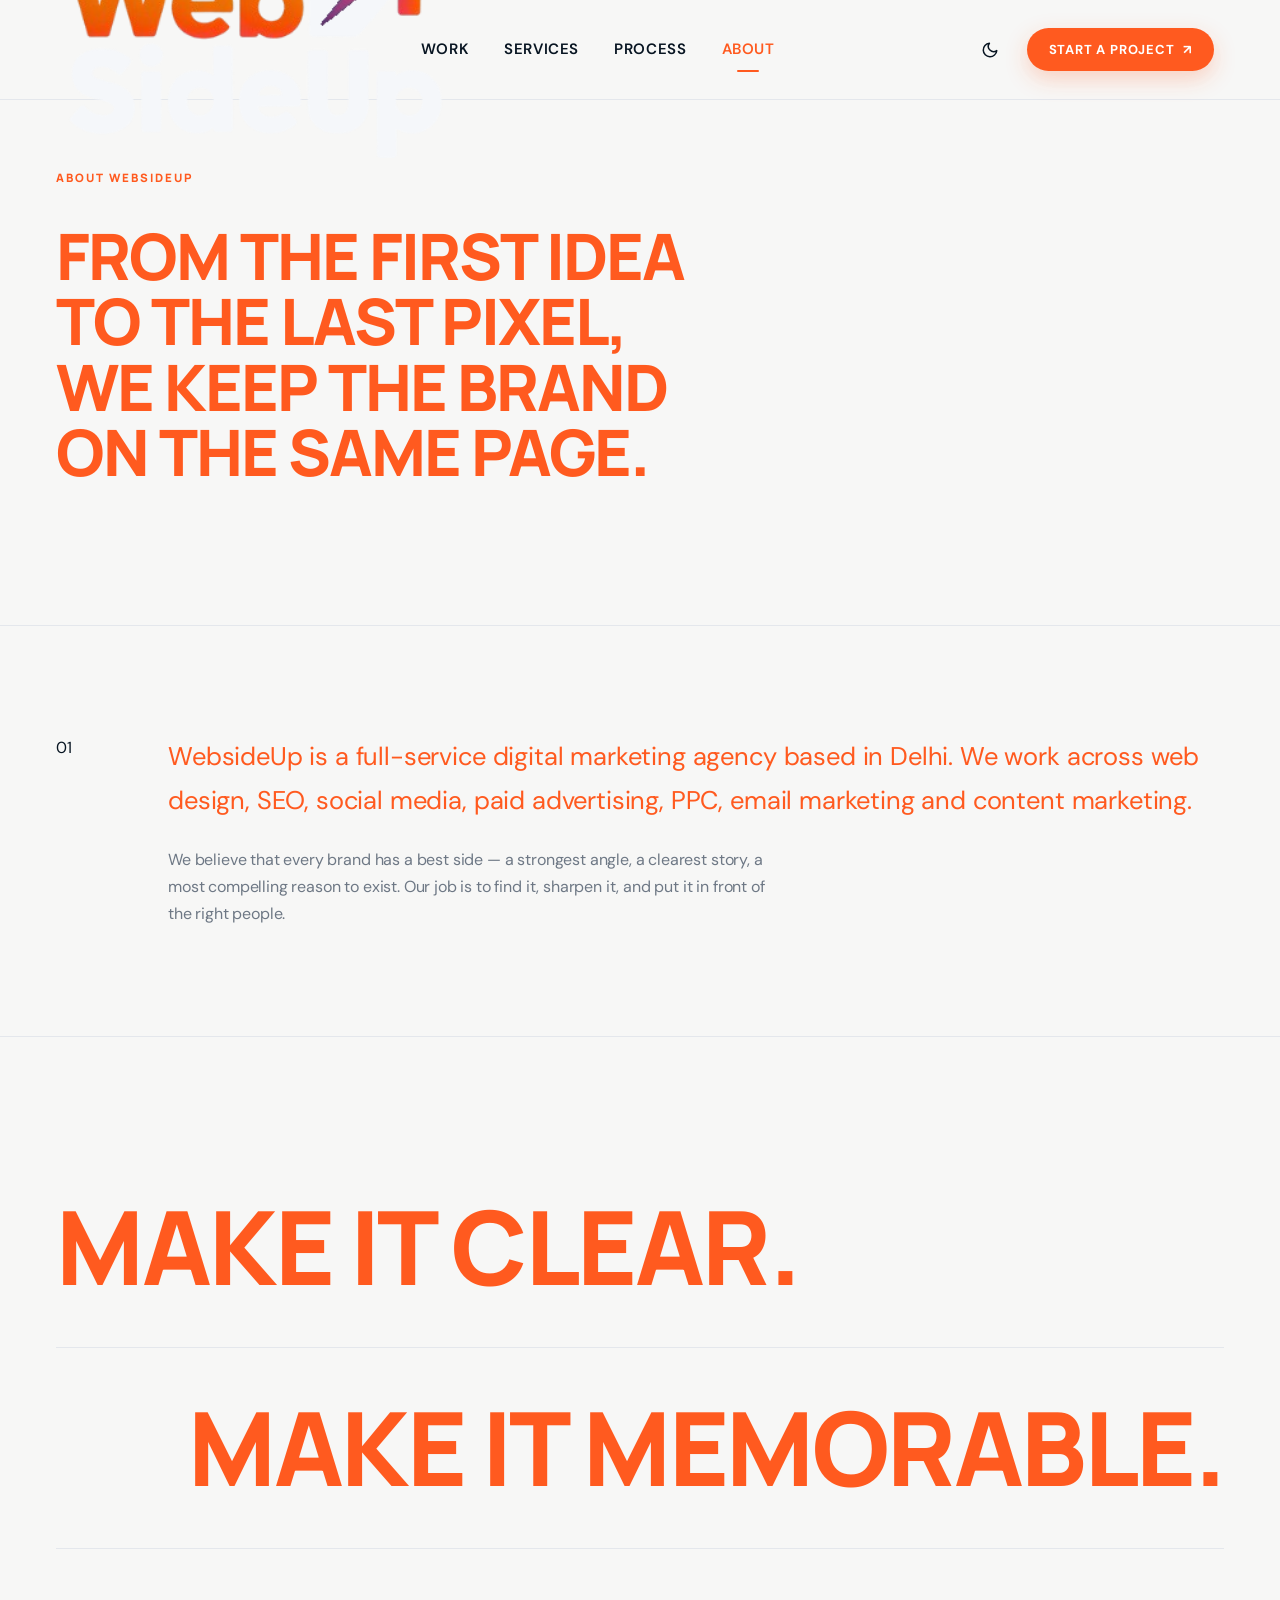
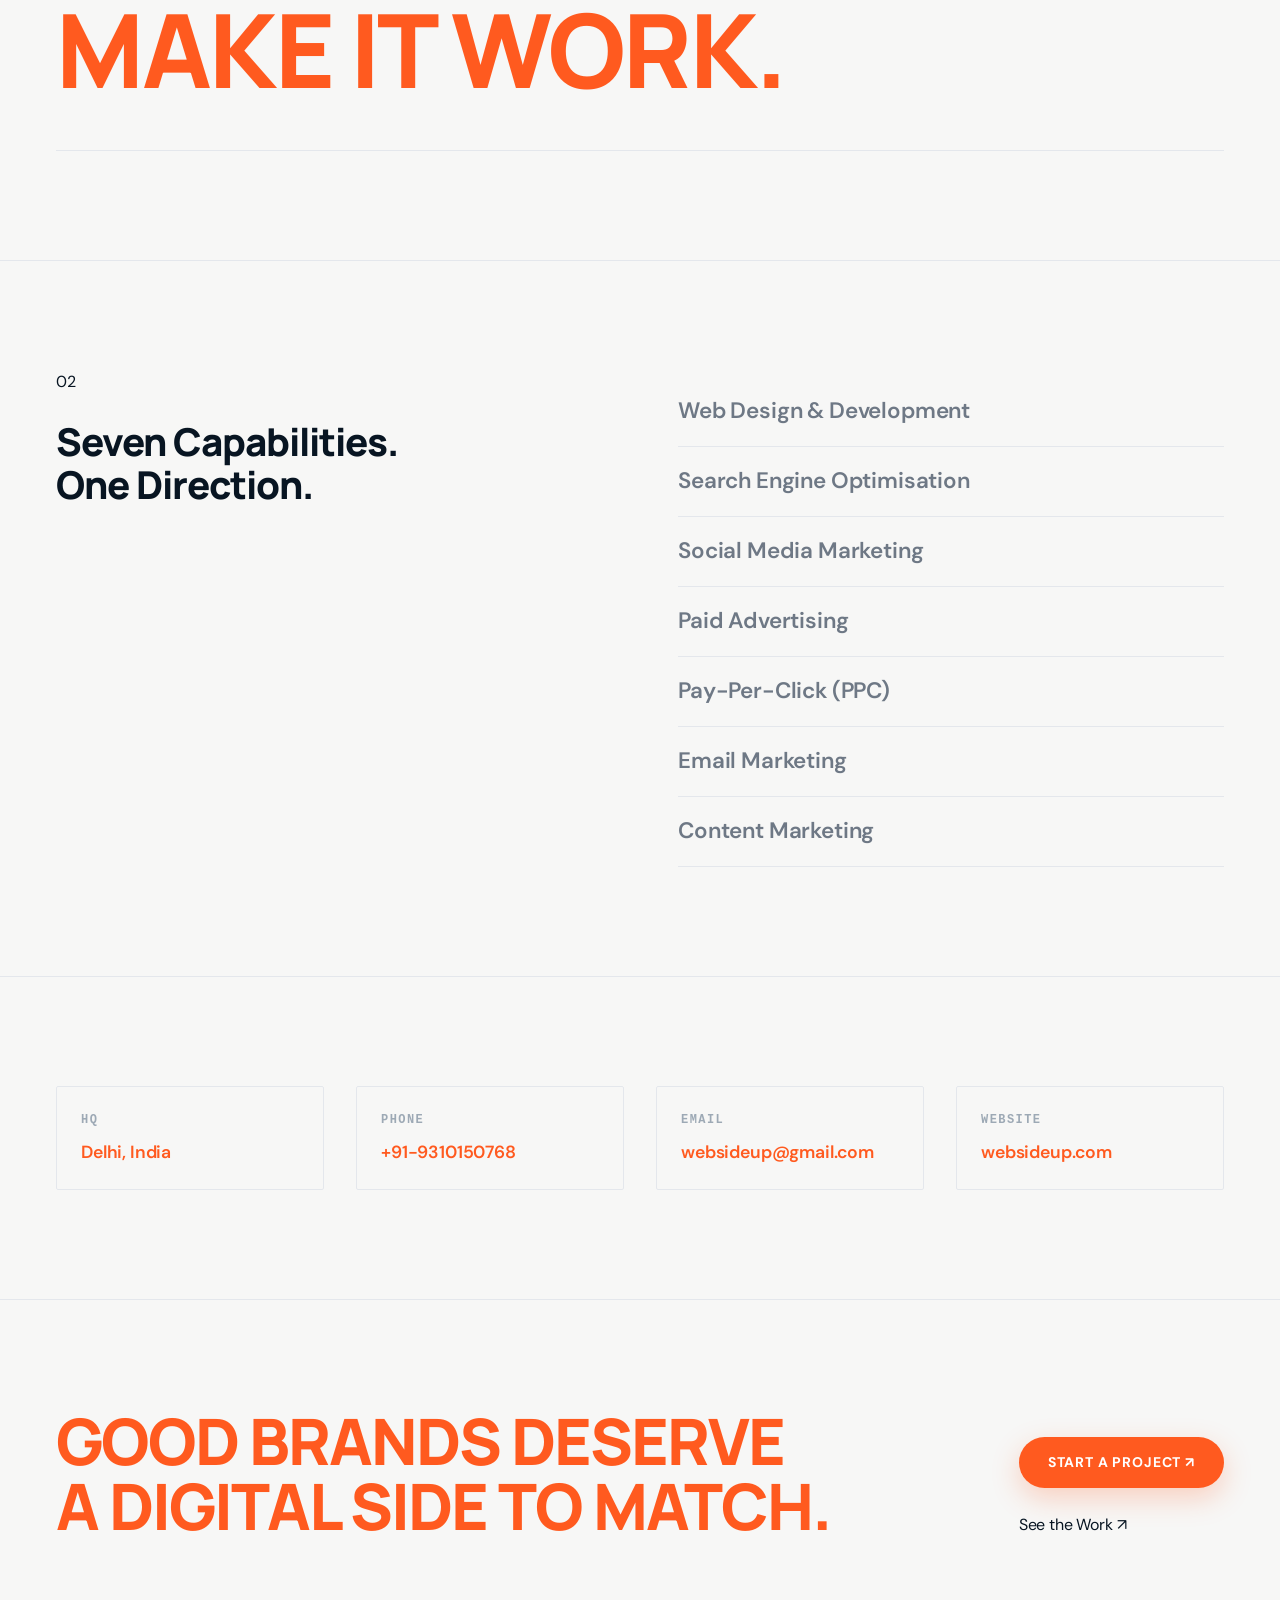
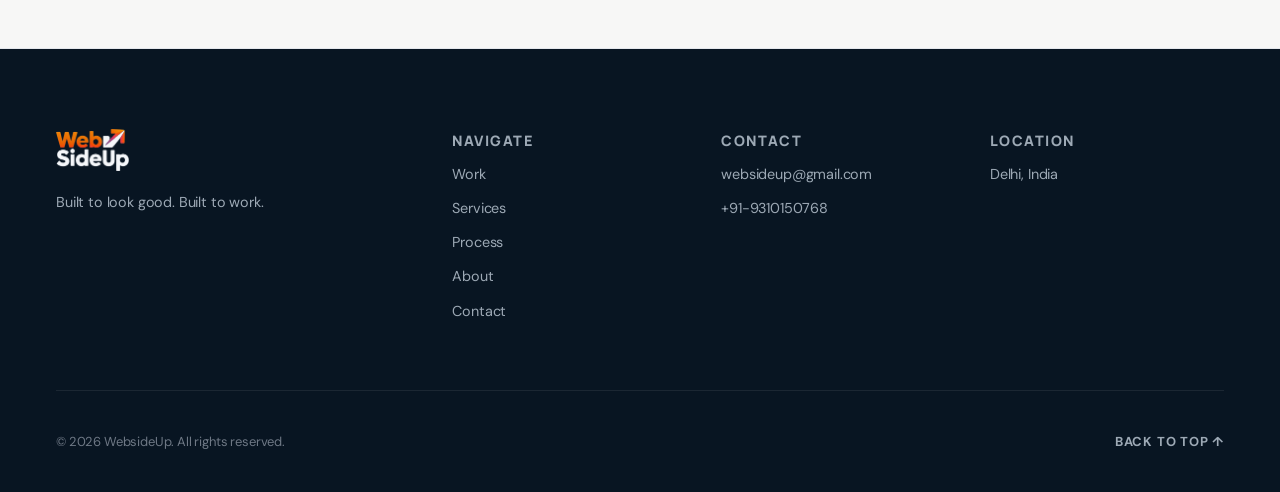
<file: about.html>
<!DOCTYPE html>
<html lang="en">
<head>
  <meta charset="UTF-8">
  <meta name="viewport" content="width=device-width, initial-scale=1.0, viewport-fit=cover">
  <title>About — WebsideUp Digital Marketing Agency, Delhi</title>
  <meta name="description" content="WebsideUp is a full-service digital marketing agency based in Delhi working across web design, SEO, social media, paid advertising and content marketing.">
  <meta name="theme-color" content="#080B11">
  <link rel="icon" type="image/png" href="assets/logos/logo-trimmed.png">
  <link rel="preconnect" href="https://fonts.googleapis.com">
  <link rel="preconnect" href="https://fonts.gstatic.com" crossorigin>
  <link href="https://fonts.googleapis.com/css2?family=Instrument+Serif:ital@1&family=Plus+Jakarta+Sans:wght@400;500;600;700;800&family=Syne:wght@700;800&display=swap" rel="stylesheet">
  <link rel="stylesheet" href="system.css">
  <link rel="stylesheet" href="inner-pages.css">
</head>
<body>

  <div id="scrollProgress" role="presentation" aria-hidden="true"></div>
  <div id="cursor" aria-hidden="true"></div>

  <header class="site-header" id="siteHeader">
    <div class="nav-inner">
      <a href="index.html" class="nav-logo" aria-label="WebsideUp — Home">
        <img src="assets/logos/logo-light.png" alt="WebsideUp" width="120" height="68">
      </a>
      <nav class="nav-links" aria-label="Primary Navigation">
        <a href="work.html" class="nav-link">Work</a>
        <a href="services.html" class="nav-link">Services</a>
        <a href="process.html" class="nav-link">Process</a>
        <a href="about.html" class="nav-link active" aria-current="page">About</a>
      </nav>
      <div class="nav-right">
                <button id="themeToggle" class="theme-toggle" aria-label="Toggle Dark Mode">
          <svg class="moon-icon" viewBox="0 0 24 24" fill="none" stroke="currentColor" stroke-width="2" stroke-linecap="round" stroke-linejoin="round" width="18" height="18"><path d="M21 12.79A9 9 0 1 1 11.21 3 7 7 0 0 0 21 12.79z"></path></svg>
          <svg class="sun-icon" viewBox="0 0 24 24" fill="none" stroke="currentColor" stroke-width="2" stroke-linecap="round" stroke-linejoin="round" width="18" height="18" style="display:none;"><circle cx="12" cy="12" r="5"></circle><line x1="12" y1="1" x2="12" y2="3"></line><line x1="12" y1="21" x2="12" y2="23"></line><line x1="4.22" y1="4.22" x2="5.64" y2="5.64"></line><line x1="18.36" y1="18.36" x2="19.78" y2="19.78"></line><line x1="1" y1="12" x2="3" y2="12"></line><line x1="21" y1="12" x2="23" y2="12"></line><line x1="4.22" y1="19.78" x2="5.64" y2="18.36"></line><line x1="18.36" y1="5.64" x2="19.78" y2="4.22"></line></svg>
        </button>
        <a href="contact.html" class="nav-cta" id="navCta">Start a Project <span aria-hidden="true">↗</span></a>
        <button class="nav-toggle" id="navToggle" aria-label="Open navigation menu" aria-expanded="false" aria-controls="mobileDrawer">
          <span></span><span></span><span></span>
        </button>
      </div>
    </div>
  </header>

  <div class="mobile-drawer" id="mobileDrawer" aria-hidden="true">
    <nav class="mobile-nav-links" aria-label="Mobile Navigation">
      <a href="work.html" class="mobile-nav-link">Work</a>
      <a href="services.html" class="mobile-nav-link">Services</a>
      <a href="process.html" class="mobile-nav-link">Process</a>
      <a href="about.html" class="mobile-nav-link active" aria-current="page">About</a>
    </nav>
    <div class="mobile-nav-meta">
      <a href="contact.html" class="mobile-nav-cta">Start a Project ↗</a>
    </div>
  </div>

  <main>

    <!-- HERO -->
    <section class="page-hero section" aria-labelledby="aboutHeading">
      <div class="container">
        <p class="eyebrow reveal-on-load" style="animation-delay:0.1s">About WebsideUp</p>
        <h1 class="type-headline page-hero-title reveal-on-load" id="aboutHeading" style="animation-delay:0.25s">
          From the First Idea<br>to the Last Pixel,<br>We Keep the Brand<br>on the Same <span class="serif accent">Page.</span>
        </h1>
      </div>
    </section>

    <hr class="hr-thin">

    <!-- WHAT WE ARE -->
    <section class="about-intro section" aria-label="About WebsideUp">
      <div class="container">
        <div class="about-intro-grid">
          <div class="about-intro-left">
            <p class="section-number">01</p>
          </div>
          <div class="about-intro-right">
            <p class="type-body about-lead reveal" style="font-size:clamp(1.2rem,2vw,1.6rem);color:var(--c-high);max-width:58ch;">
              WebsideUp is a full-service digital marketing agency based in Delhi. We work across web design, SEO, social media, paid advertising, PPC, email marketing and content marketing.
            </p>
            <p class="type-body about-secondary reveal" style="margin-top:1.5rem">
              We believe that every brand has a best side — a strongest angle, a clearest story, a most compelling reason to exist. Our job is to find it, sharpen it, and put it in front of the right people.
            </p>
          </div>
        </div>
      </div>
    </section>

    <hr class="hr-thin">

    <!-- MANIFESTO STATEMENTS -->
    <section class="about-philosophy section" aria-label="Our philosophy">
      <div class="container">
        <div class="philosophy-block reveal">
          <p class="philosophy-statement type-display" style="font-size:clamp(3rem,8vw,8rem)">
            MAKE IT <span class="serif accent">CLEAR.</span>
          </p>
        </div>
        <div class="philosophy-block philosophy-block-right reveal">
          <p class="philosophy-statement type-display" style="font-size:clamp(3rem,8vw,8rem)">
            MAKE IT <span class="serif accent">MEMORABLE.</span>
          </p>
        </div>
        <div class="philosophy-block reveal">
          <p class="philosophy-statement type-display" style="font-size:clamp(3rem,8vw,8rem)">
            MAKE IT <span class="serif accent">WORK.</span>
          </p>
        </div>
      </div>
    </section>

    <hr class="hr-thin">

    <!-- CAPABILITIES -->
    <section class="about-capabilities section" aria-labelledby="capabilitiesHeading">
      <div class="container">
        <div class="capabilities-grid">
          <div>
            <p class="section-number">02</p>
            <h2 class="type-heading reveal" id="capabilitiesHeading" style="margin-top:1.5rem">
              Seven Capabilities.<br>One Direction.
            </h2>
          </div>
          <ul class="capabilities-list reveal">
            <li>Web Design &amp; Development</li>
            <li>Search Engine Optimisation</li>
            <li>Social Media Marketing</li>
            <li>Paid Advertising</li>
            <li>Pay-Per-Click (PPC)</li>
            <li>Email Marketing</li>
            <li>Content Marketing</li>
          </ul>
        </div>
      </div>
    </section>

    <hr class="hr-thin">

    <!-- CONTACT FACTS -->
    <section class="about-facts section" aria-label="Contact information">
      <div class="container">
        <div class="facts-grid reveal">
          <div class="fact-item">
            <p class="type-meta fact-label">HQ</p>
            <p class="fact-value">Delhi, India</p>
          </div>
          <div class="fact-item">
            <p class="type-meta fact-label">Phone</p>
            <a href="tel:+919310150768" class="fact-value fact-link">+91-9310150768</a>
          </div>
          <div class="fact-item">
            <p class="type-meta fact-label">Email</p>
            <a href="mailto:websideup@gmail.com" class="fact-value fact-link">websideup@gmail.com</a>
          </div>
          <div class="fact-item">
            <p class="type-meta fact-label">Website</p>
            <a href="https://www.websideup.com" class="fact-value fact-link" target="_blank" rel="noopener">websideup.com</a>
          </div>
        </div>
      </div>
    </section>

    <hr class="hr-thin">

    <!-- OUTRO CTA -->
    <section class="section" aria-labelledby="aboutCtaHeading">
      <div class="container">
        <div class="page-outro reveal">
          <h2 class="type-headline page-outro-title" id="aboutCtaHeading">
            Good brands deserve<br>a digital <span class="serif accent">side to match.</span>
          </h2>
          <div class="page-outro-actions">
            <a href="contact.html" class="btn-primary">Start a Project ↗</a>
            <a href="work.html" class="btn-arrow" style="margin-top:0.5rem">See the Work <span class="arrow" aria-hidden="true">↗</span></a>
          </div>
        </div>
      </div>
    </section>

  </main>

  <footer class="site-footer">
    <div class="container">
      <div class="footer-grid">
        <div class="footer-brand-col">
          <img src="assets/logos/logo-light.png" alt="WebsideUp" class="footer-brand-mark" width="100">
          <p class="footer-tagline">Built to look good. Built to work.</p>
        </div>
        <div class="footer-col">
          <p class="footer-col-label">Navigate</p>
          <a href="work.html">Work</a>
          <a href="services.html">Services</a>
          <a href="process.html">Process</a>
          <a href="about.html">About</a>
          <a href="contact.html">Contact</a>
        </div>
        <div class="footer-col">
          <p class="footer-col-label">Contact</p>
          <a href="mailto:websideup@gmail.com">websideup@gmail.com</a>
          <a href="tel:+919310150768">+91-9310150768</a>
        </div>
        <div class="footer-col">
          <p class="footer-col-label">Location</p>
          <p>Delhi, India</p>
        </div>
      </div>
      <div class="footer-bottom">
        <p class="footer-copy">© 2026 WebsideUp. All rights reserved.</p>
        <a href="#siteHeader" class="footer-back-top" id="backToTop">Back to top ↑</a>
      </div>
    </div>
  </footer>

  <script src="site.js"></script>
</body>
</html>
</file>
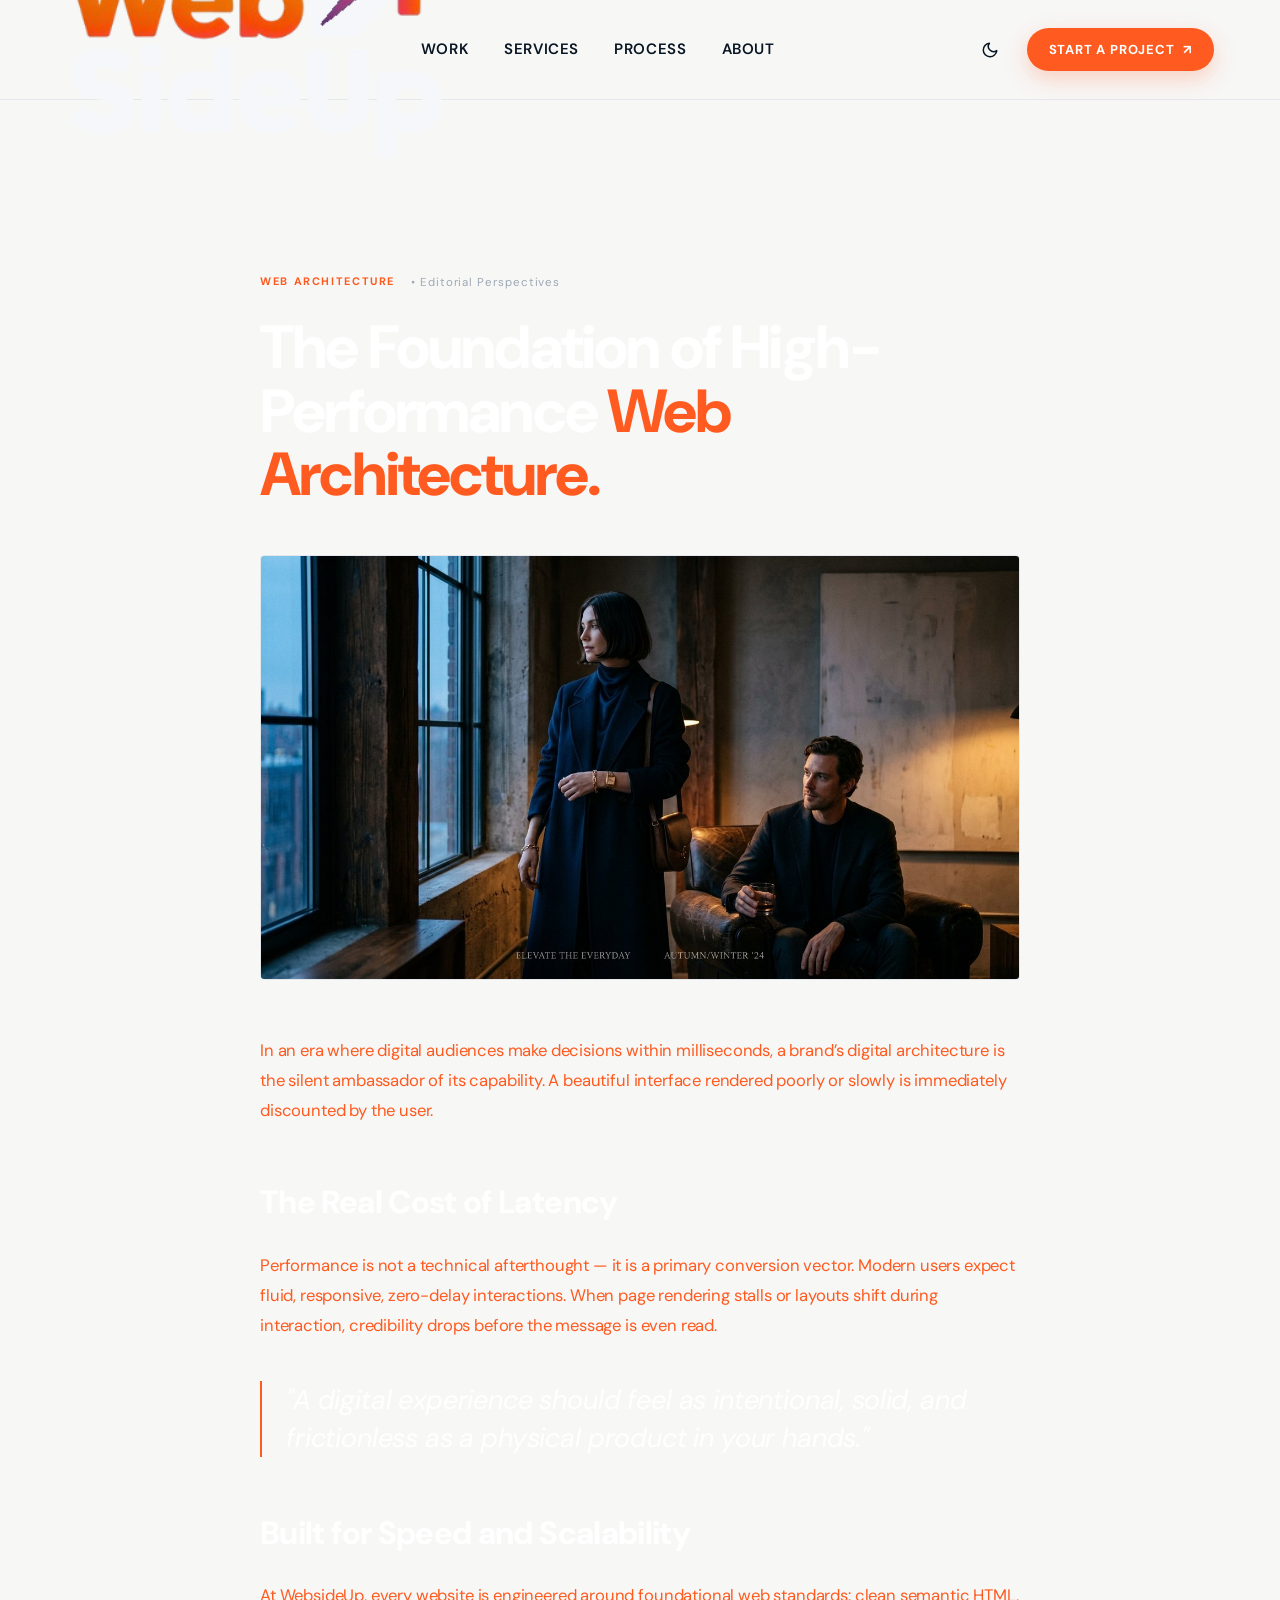
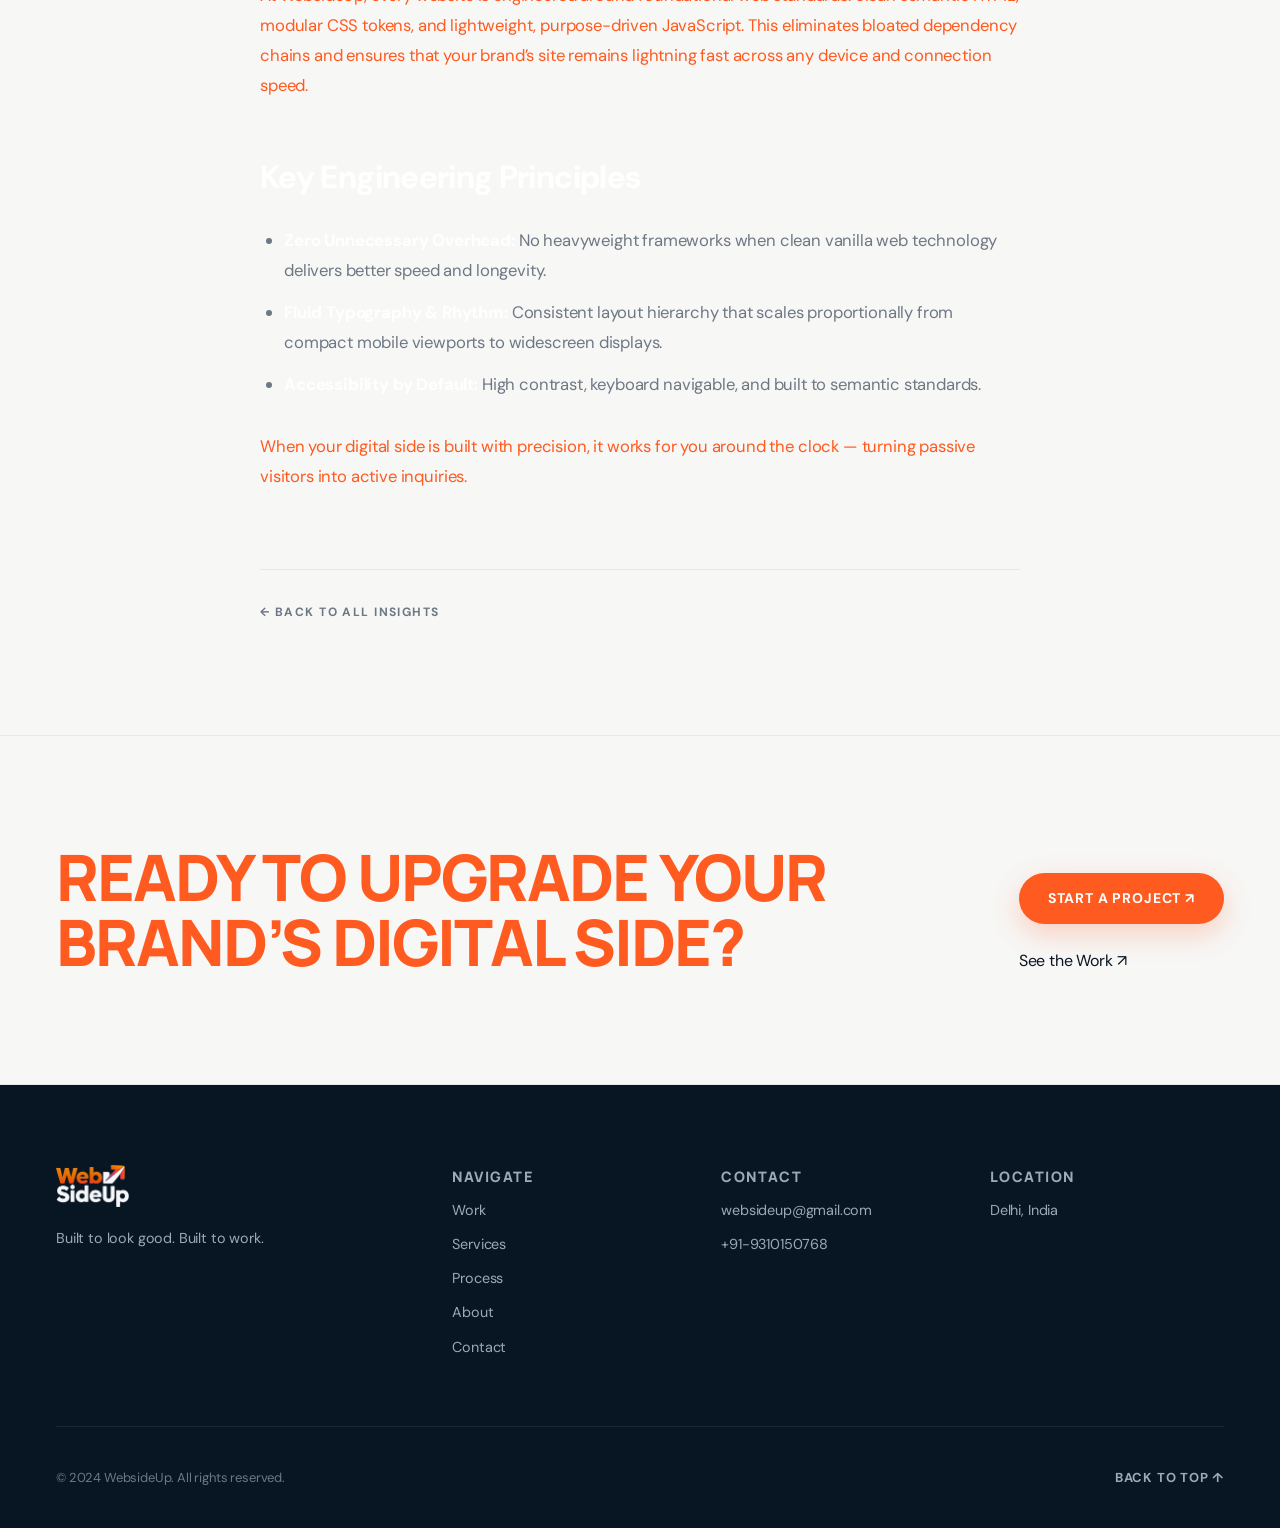
<file: article.html>
<!DOCTYPE html>
<html lang="en">
<head>
  <meta charset="UTF-8">
  <meta name="viewport" content="width=device-width, initial-scale=1.0, viewport-fit=cover">
  <title>The Foundation of High-Performance Web Architecture — WebsideUp Insights</title>
  <meta name="description" content="Why your brand needs a digital ecosystem built for speed, scalability, and seamless user journeys. By WebsideUp.">
  <meta name="theme-color" content="#080B11">
  <link rel="icon" type="image/png" href="assets/logos/logo-trimmed.png">
  <link rel="preconnect" href="https://fonts.googleapis.com">
  <link rel="preconnect" href="https://fonts.gstatic.com" crossorigin>
  <link href="https://fonts.googleapis.com/css2?family=Instrument+Serif:ital@1&family=Plus+Jakarta+Sans:wght@400;500;600;700;800&display=swap" rel="stylesheet">
  <link rel="stylesheet" href="system.css">
  <link rel="stylesheet" href="inner-pages.css">
  <style>
    .article-wrap {
      max-width: 760px;
      margin: 0 auto;
    }
    .article-header {
      padding-top: calc(var(--header-h) + 4rem);
      margin-bottom: 3rem;
    }
    .article-meta-top {
      display: flex;
      align-items: center;
      gap: 1rem;
      margin-bottom: 1.5rem;
    }
    .article-tag {
      font-size: 0.68rem;
      font-weight: 700;
      letter-spacing: 0.15em;
      text-transform: uppercase;
      color: var(--c-orange);
    }
    .article-date-top {
      font-size: 0.72rem;
      color: var(--c-dim);
      letter-spacing: 0.08em;
    }
    .article-headline {
      font-size: clamp(2.2rem, 5vw, 3.8rem);
      font-weight: 800;
      line-height: 1.05;
      letter-spacing: -0.03em;
      color: var(--c-white);
      margin-bottom: 2rem;
    }
    .article-featured-img {
      width: 100%;
      border-radius: 4px;
      border: 1px solid var(--c-border);
      margin-bottom: 3.5rem;
      display: block;
    }
    .article-body-content {
      font-size: clamp(1rem, 1.3vw, 1.15rem);
      line-height: 1.8;
      color: var(--c-high);
    }
    .article-body-content p {
      margin-bottom: 1.8rem;
    }
    .article-body-content h2 {
      font-size: clamp(1.4rem, 2.5vw, 2rem);
      font-weight: 800;
      letter-spacing: -0.02em;
      color: var(--c-white);
      margin: 3rem 0 1.2rem;
    }
    .article-body-content blockquote {
      border-left: 2px solid var(--c-orange);
      padding-left: 1.5rem;
      margin: 2.5rem 0;
      font-family: var(--font-serif);
      font-style: italic;
      font-size: clamp(1.3rem, 2.2vw, 1.7rem);
      line-height: 1.4;
      color: var(--c-white);
    }
    .article-body-content ul {
      list-style: disc;
      padding-left: 1.5rem;
      margin-bottom: 2rem;
    }
    .article-body-content li {
      margin-bottom: 0.75rem;
      color: var(--c-muted);
    }
    .article-body-content li strong {
      color: var(--c-white);
    }
    .article-nav-back {
      display: inline-flex;
      align-items: center;
      gap: 0.5rem;
      font-size: 0.75rem;
      font-weight: 700;
      letter-spacing: 0.12em;
      text-transform: uppercase;
      color: var(--c-muted);
      margin-top: 3rem;
      padding-top: 2rem;
      border-top: 1px solid var(--c-border);
      width: 100%;
      transition: color 0.2s ease;
    }
    .article-nav-back:hover {
      color: var(--c-orange);
    }
  </style>
</head>
<body>

  <div id="scrollProgress" role="presentation" aria-hidden="true"></div>
  <div id="cursor" aria-hidden="true"></div>

  <header class="site-header" id="siteHeader">
    <div class="nav-inner">
      <a href="index.html" class="nav-logo" aria-label="WebsideUp — Home">
        <img src="assets/logos/logo-light.png" alt="WebsideUp" width="120" height="68">
      </a>
      <nav class="nav-links" aria-label="Primary Navigation">
        <a href="work.html" class="nav-link">Work</a>
        <a href="services.html" class="nav-link">Services</a>
        <a href="process.html" class="nav-link">Process</a>
        <a href="about.html" class="nav-link">About</a>
      </nav>
      <div class="nav-right">
                <button id="themeToggle" class="theme-toggle" aria-label="Toggle Dark Mode">
          <svg class="moon-icon" viewBox="0 0 24 24" fill="none" stroke="currentColor" stroke-width="2" stroke-linecap="round" stroke-linejoin="round" width="18" height="18"><path d="M21 12.79A9 9 0 1 1 11.21 3 7 7 0 0 0 21 12.79z"></path></svg>
          <svg class="sun-icon" viewBox="0 0 24 24" fill="none" stroke="currentColor" stroke-width="2" stroke-linecap="round" stroke-linejoin="round" width="18" height="18" style="display:none;"><circle cx="12" cy="12" r="5"></circle><line x1="12" y1="1" x2="12" y2="3"></line><line x1="12" y1="21" x2="12" y2="23"></line><line x1="4.22" y1="4.22" x2="5.64" y2="5.64"></line><line x1="18.36" y1="18.36" x2="19.78" y2="19.78"></line><line x1="1" y1="12" x2="3" y2="12"></line><line x1="21" y1="12" x2="23" y2="12"></line><line x1="4.22" y1="19.78" x2="5.64" y2="18.36"></line><line x1="18.36" y1="5.64" x2="19.78" y2="4.22"></line></svg>
        </button>
        <a href="contact.html" class="nav-cta" id="navCta">Start a Project <span aria-hidden="true">↗</span></a>
        <button class="nav-toggle" id="navToggle" aria-label="Open navigation menu" aria-expanded="false" aria-controls="mobileDrawer">
          <span></span><span></span><span></span>
        </button>
      </div>
    </div>
  </header>

  <div class="mobile-drawer" id="mobileDrawer" aria-hidden="true">
    <nav class="mobile-nav-links" aria-label="Mobile Navigation">
      <a href="work.html" class="mobile-nav-link">Work</a>
      <a href="services.html" class="mobile-nav-link">Services</a>
      <a href="process.html" class="mobile-nav-link">Process</a>
      <a href="about.html" class="mobile-nav-link">About</a>
    </nav>
    <div class="mobile-nav-meta">
      <a href="contact.html" class="mobile-nav-cta">Start a Project ↗</a>
    </div>
  </div>

  <main>
    <article class="section" aria-labelledby="articleMainTitle">
      <div class="container">
        <div class="article-wrap">
          
          <header class="article-header">
            <div class="article-meta-top reveal-on-load" style="animation-delay:0.1s">
              <span class="article-tag">Web Architecture</span>
              <span class="article-date-top">• Editorial Perspectives</span>
            </div>
            <h1 class="article-headline reveal-on-load" id="articleMainTitle" style="animation-delay:0.25s">
              The Foundation of High-Performance <span class="serif accent">Web Architecture.</span>
            </h1>
          </header>

          <img src="assets/posters/poster-01-social.jpg" alt="Web Architecture Concept" class="article-featured-img reveal-on-load" style="animation-delay:0.35s">

          <div class="article-body-content reveal">
            <p>
              In an era where digital audiences make decisions within milliseconds, a brand’s digital architecture is the silent ambassador of its capability. A beautiful interface rendered poorly or slowly is immediately discounted by the user.
            </p>

            <h2>The Real Cost of Latency</h2>
            <p>
              Performance is not a technical afterthought — it is a primary conversion vector. Modern users expect fluid, responsive, zero-delay interactions. When page rendering stalls or layouts shift during interaction, credibility drops before the message is even read.
            </p>

            <blockquote>
              "A digital experience should feel as intentional, solid, and frictionless as a physical product in your hands."
            </blockquote>

            <h2>Built for Speed and Scalability</h2>
            <p>
              At WebsideUp, every website is engineered around foundational web standards: clean semantic HTML, modular CSS tokens, and lightweight, purpose-driven JavaScript. This eliminates bloated dependency chains and ensures that your brand’s site remains lightning fast across any device and connection speed.
            </p>

            <h2>Key Engineering Principles</h2>
            <ul>
              <li><strong>Zero Unnecessary Overhead:</strong> No heavyweight frameworks when clean vanilla web technology delivers better speed and longevity.</li>
              <li><strong>Fluid Typography &amp; Rhythm:</strong> Consistent layout hierarchy that scales proportionally from compact mobile viewports to widescreen displays.</li>
              <li><strong>Accessibility by Default:</strong> High contrast, keyboard navigable, and built to semantic standards.</li>
            </ul>

            <p>
              When your digital side is built with precision, it works for you around the clock — turning passive visitors into active inquiries.
            </p>

            <a href="insights.html" class="article-nav-back">← Back to all insights</a>
          </div>

        </div>
      </div>
    </article>

    <hr class="hr-thin">

    <!-- OUTRO CTA -->
    <section class="section" aria-labelledby="articleCtaHeading">
      <div class="container">
        <div class="page-outro reveal">
          <h2 class="type-headline page-outro-title" id="articleCtaHeading">
            Ready to upgrade your<br>brand’s <span class="serif accent">digital side?</span>
          </h2>
          <div class="page-outro-actions">
            <a href="contact.html" class="btn-primary">Start a Project ↗</a>
            <a href="work.html" class="btn-arrow" style="margin-top:0.5rem">See the Work <span class="arrow" aria-hidden="true">↗</span></a>
          </div>
        </div>
      </div>
    </section>

  </main>

  <footer class="site-footer">
    <div class="container">
      <div class="footer-grid">
        <div class="footer-brand-col">
          <img src="assets/logos/logo-light.png" alt="WebsideUp" class="footer-brand-mark" width="100">
          <p class="footer-tagline">Built to look good. Built to work.</p>
        </div>
        <div class="footer-col">
          <p class="footer-col-label">Navigate</p>
          <a href="work.html">Work</a>
          <a href="services.html">Services</a>
          <a href="process.html">Process</a>
          <a href="about.html">About</a>
          <a href="contact.html">Contact</a>
        </div>
        <div class="footer-col">
          <p class="footer-col-label">Contact</p>
          <a href="mailto:websideup@gmail.com">websideup@gmail.com</a>
          <a href="tel:+919310150768">+91-9310150768</a>
        </div>
        <div class="footer-col">
          <p class="footer-col-label">Location</p>
          <p>Delhi, India</p>
        </div>
      </div>
      <div class="footer-bottom">
        <p class="footer-copy">© 2024 WebsideUp. All rights reserved.</p>
        <a href="#" class="footer-back-top" id="backToTop">Back to top ↑</a>
      </div>
    </div>
  </footer>

  <script src="site.js"></script>
</body>
</html>
</file>
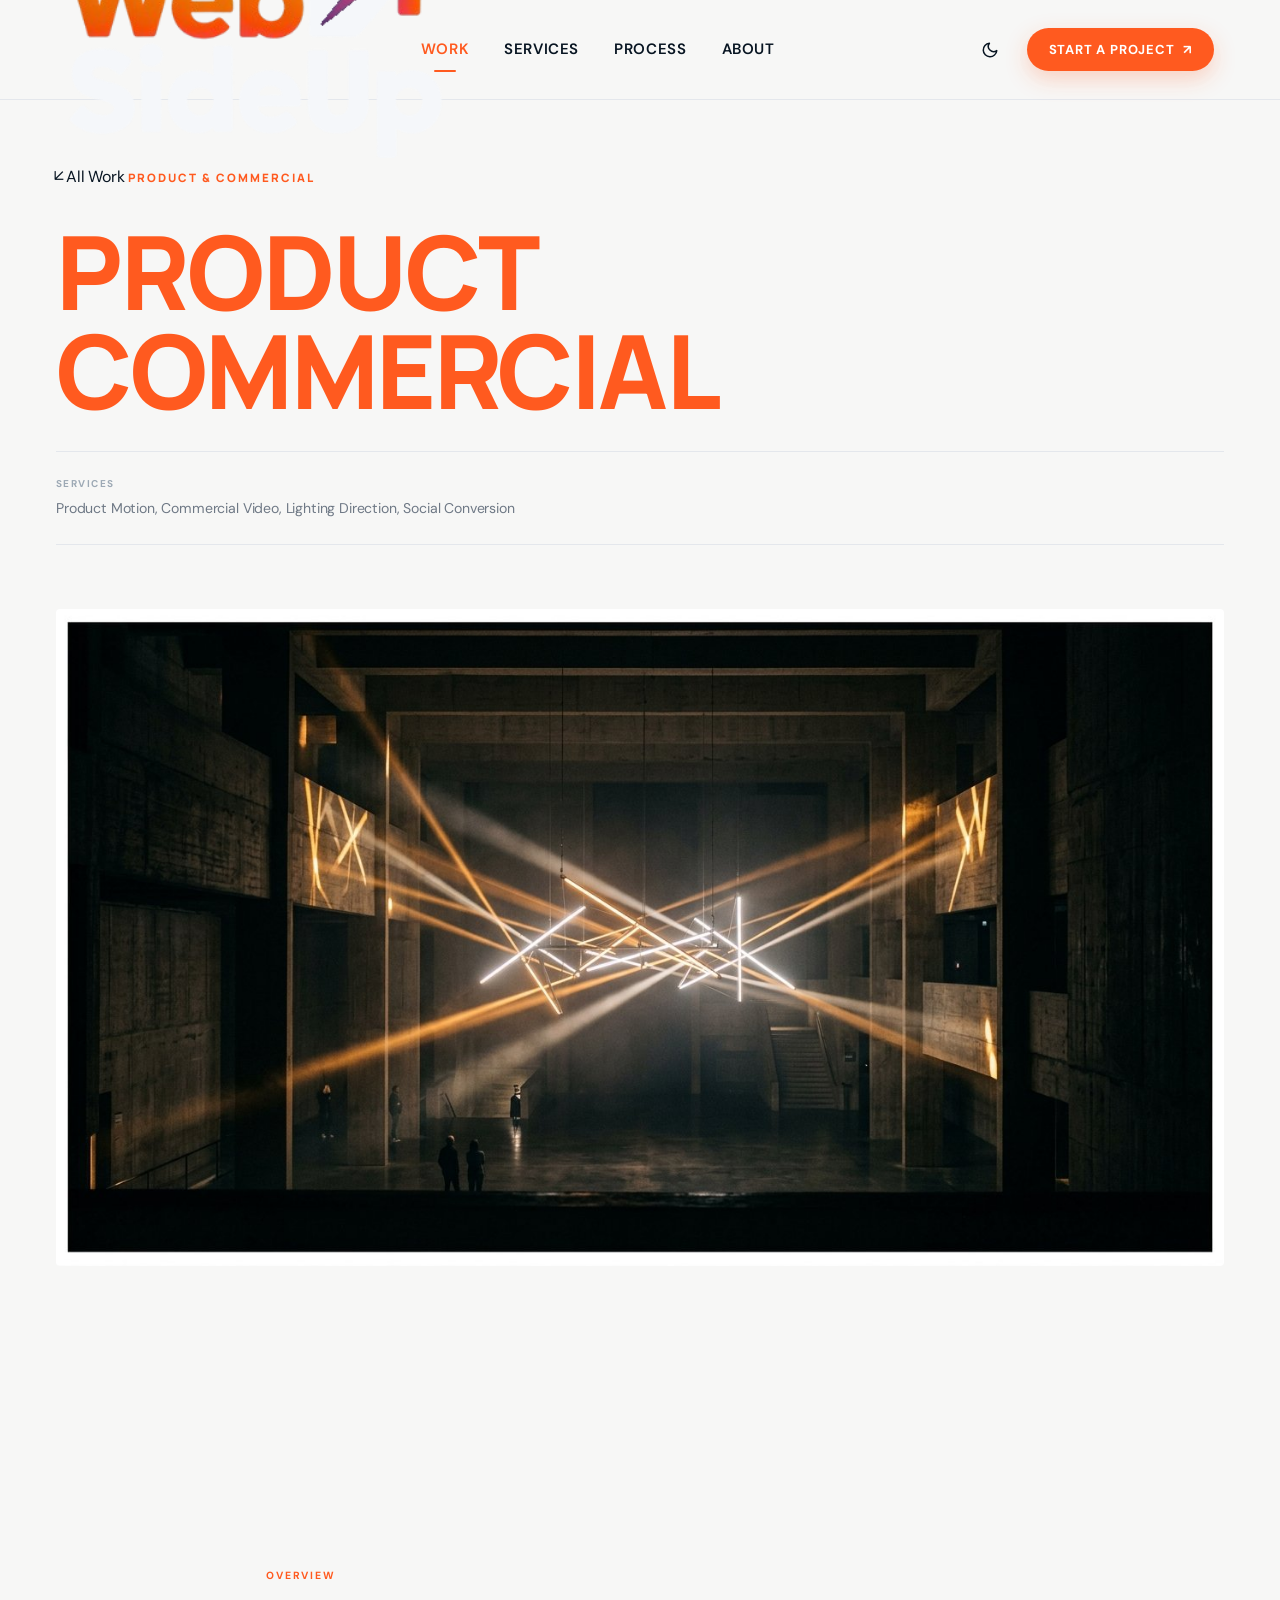
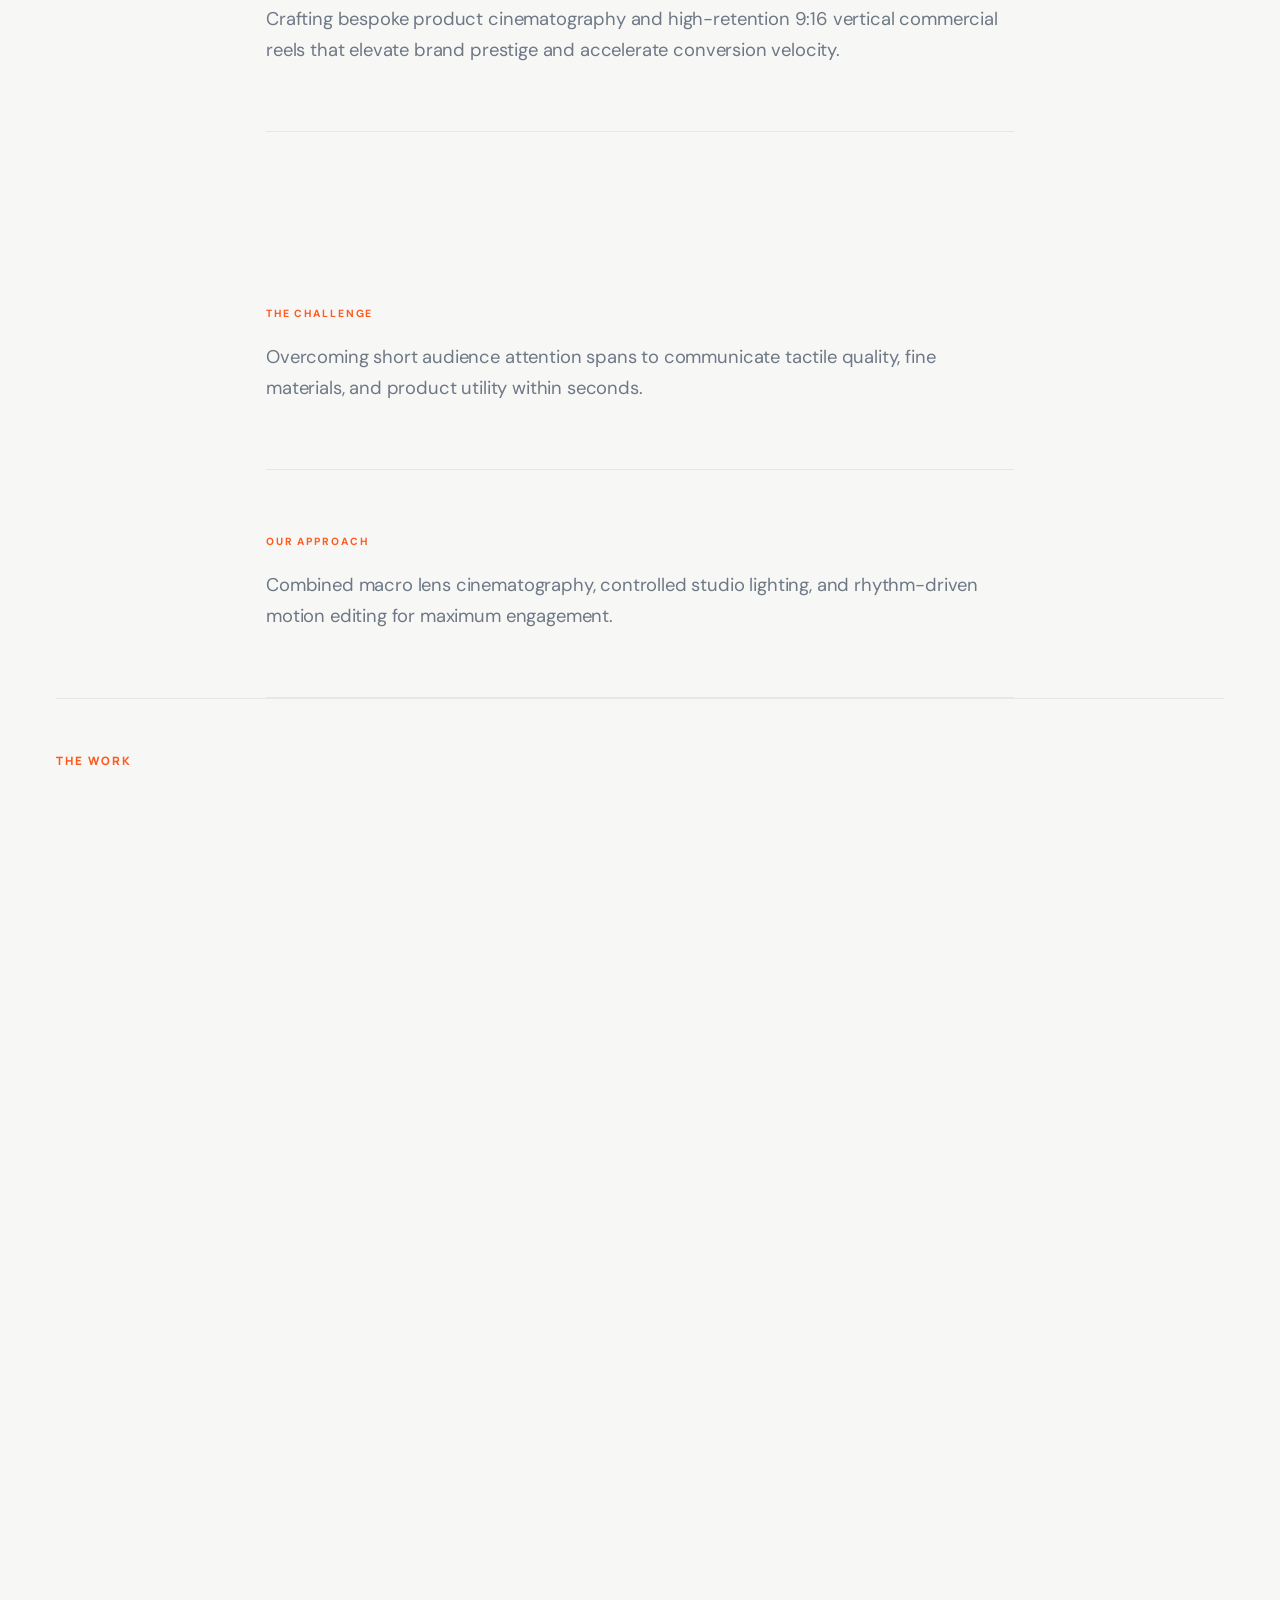
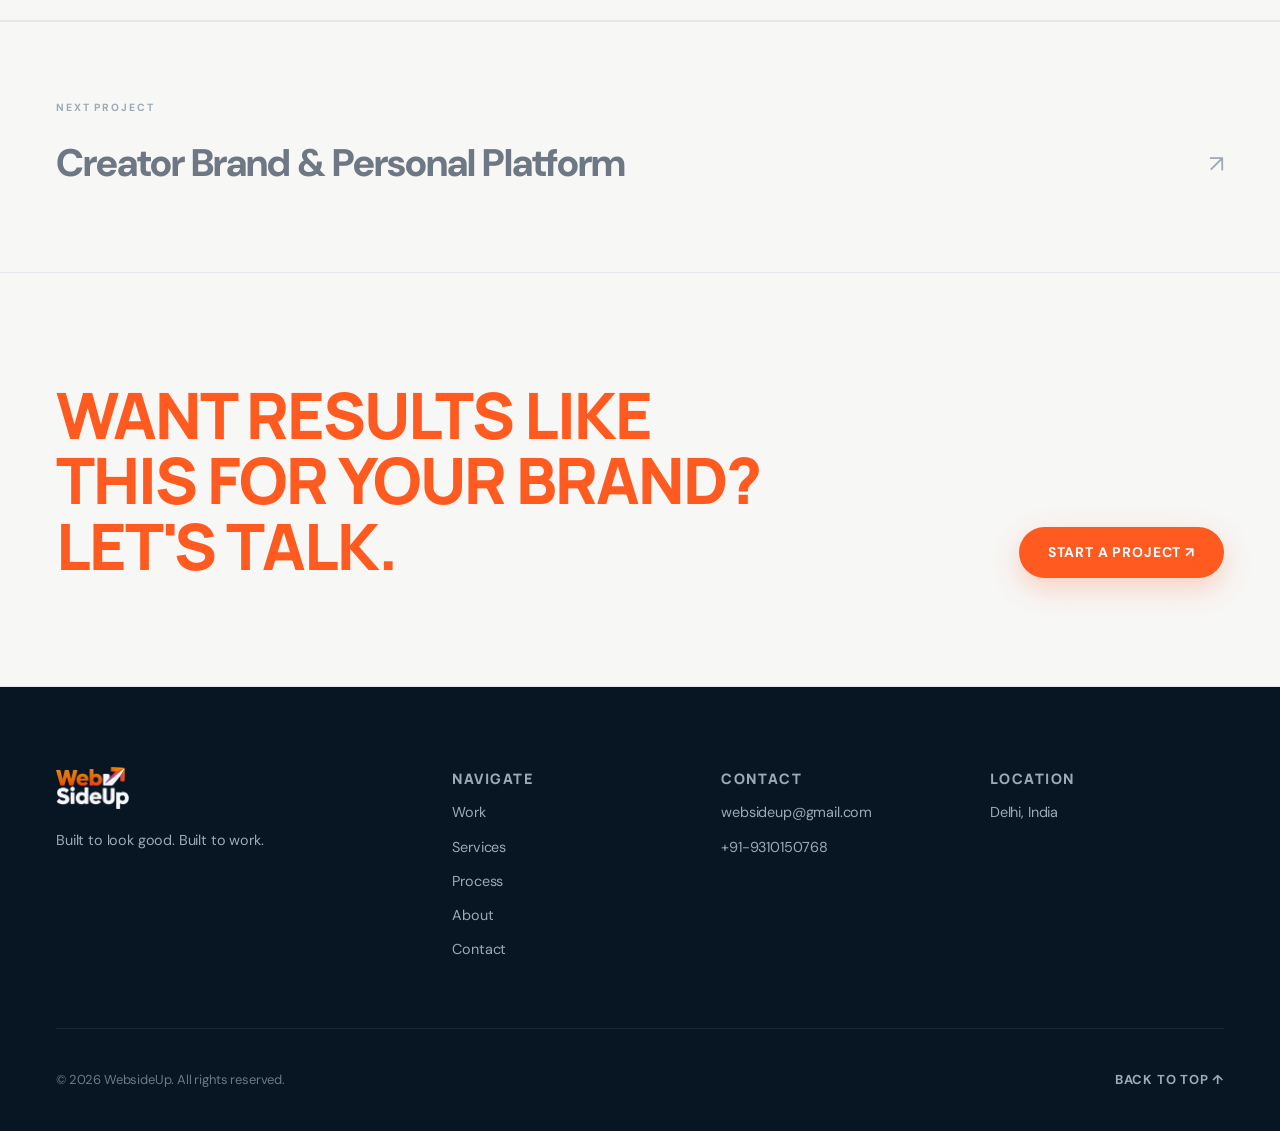
<file: case-study.html>
<!DOCTYPE html>
<html lang="en">
<head>
  <meta charset="UTF-8">
  <meta name="viewport" content="width=device-width, initial-scale=1.0, viewport-fit=cover">
  <title id="pageTitle">Case Study — WebsideUp</title>
  <meta name="description" id="pageDesc" content="WebsideUp case study.">
  <meta name="theme-color" content="#080B11">
  <link rel="icon" type="image/png" href="assets/logos/logo-trimmed.png">
  <link rel="preconnect" href="https://fonts.googleapis.com">
  <link rel="preconnect" href="https://fonts.gstatic.com" crossorigin>
  <link href="https://fonts.googleapis.com/css2?family=Instrument+Serif:ital@1&family=Plus+Jakarta+Sans:wght@400;500;600;700;800&family=Syne:wght@700;800&display=swap" rel="stylesheet">
  <link rel="stylesheet" href="system.css">
  <link rel="stylesheet" href="inner-pages.css">
</head>
<body>

  <div id="scrollProgress" role="presentation" aria-hidden="true"></div>
  <div id="cursor" aria-hidden="true"></div>

  <header class="site-header" id="siteHeader">
    <div class="nav-inner">
      <a href="index.html" class="nav-logo" aria-label="WebsideUp — Home">
        <img src="assets/logos/logo-light.png" alt="WebsideUp" width="120" height="68">
      </a>
      <nav class="nav-links" aria-label="Primary Navigation">
        <a href="work.html" class="nav-link active">Work</a>
        <a href="services.html" class="nav-link">Services</a>
        <a href="process.html" class="nav-link">Process</a>
        <a href="about.html" class="nav-link">About</a>
      </nav>
      <div class="nav-right">
                <button id="themeToggle" class="theme-toggle" aria-label="Toggle Dark Mode">
          <svg class="moon-icon" viewBox="0 0 24 24" fill="none" stroke="currentColor" stroke-width="2" stroke-linecap="round" stroke-linejoin="round" width="18" height="18"><path d="M21 12.79A9 9 0 1 1 11.21 3 7 7 0 0 0 21 12.79z"></path></svg>
          <svg class="sun-icon" viewBox="0 0 24 24" fill="none" stroke="currentColor" stroke-width="2" stroke-linecap="round" stroke-linejoin="round" width="18" height="18" style="display:none;"><circle cx="12" cy="12" r="5"></circle><line x1="12" y1="1" x2="12" y2="3"></line><line x1="12" y1="21" x2="12" y2="23"></line><line x1="4.22" y1="4.22" x2="5.64" y2="5.64"></line><line x1="18.36" y1="18.36" x2="19.78" y2="19.78"></line><line x1="1" y1="12" x2="3" y2="12"></line><line x1="21" y1="12" x2="23" y2="12"></line><line x1="4.22" y1="19.78" x2="5.64" y2="18.36"></line><line x1="18.36" y1="5.64" x2="19.78" y2="4.22"></line></svg>
        </button>
        <a href="contact.html" class="nav-cta" id="navCta">Start a Project <span aria-hidden="true">↗</span></a>
        <button class="nav-toggle" id="navToggle" aria-label="Open navigation menu" aria-expanded="false" aria-controls="mobileDrawer">
          <span></span><span></span><span></span>
        </button>
      </div>
    </div>
  </header>

  <div class="mobile-drawer" id="mobileDrawer" aria-hidden="true">
    <nav class="mobile-nav-links">
      <a href="work.html" class="mobile-nav-link active">Work</a>
      <a href="services.html" class="mobile-nav-link">Services</a>
      <a href="process.html" class="mobile-nav-link">Process</a>
      <a href="about.html" class="mobile-nav-link">About</a>
    </nav>
    <div class="mobile-nav-meta">
      <a href="contact.html" class="mobile-nav-cta">Start a Project ↗</a>
    </div>
  </div>

  <main>

    <!-- CS HERO -->
    <section class="cs-hero section" aria-labelledby="csTitle">
      <div class="container">
        <a href="work.html" class="btn-arrow cs-back-link" style="margin-bottom:2rem;display:inline-flex">
          <span class="arrow" aria-hidden="true" style="transform:rotate(180deg) translate(2px,2px)">↗</span> All Work
        </a>
        <p class="eyebrow cs-category reveal-on-load" id="csCategory" style="animation-delay:0.1s">Loading…</p>
        <h1 class="type-display cs-title reveal-on-load" id="csTitle" style="animation-delay:0.25s;font-size:clamp(3rem,8vw,8rem)">
          <span id="csTitleLine1">—</span><br>
          <span id="csTitleLine2" class="serif accent"></span>
        </h1>

        <!-- Metadata bar -->
        <div class="cs-meta reveal-on-load" id="csMeta" style="animation-delay:0.4s">
          <div class="cs-meta-item" id="metaServicesWrapper">
            <p class="cs-meta-label">Services</p>
            <p class="cs-meta-value" id="metaServices">—</p>
          </div>
        </div>
      </div>

      <!-- Hero media -->
      <div class="container">
        <div class="cs-hero-media reveal" id="csHeroMedia">
          <img src="assets/posters/poster-01-social.jpg" alt="Case study hero media" class="cs-hero-img" id="csHeroImg">
        </div>
      </div>
    </section>

    <!-- OVERVIEW -->
    <section class="section" id="sectionOverview" aria-labelledby="overviewLabel">
      <div class="container">
        <div class="cs-text-section reveal">
          <p class="cs-section-label" id="overviewLabel">Overview</p>
          <p class="cs-section-text" id="csOverviewText"></p>
        </div>
      </div>
    </section>

    <!-- CHALLENGE -->
    <section id="sectionChallenge" aria-labelledby="challengeLabel" hidden>
      <div class="container">
        <div class="cs-text-section reveal">
          <p class="cs-section-label" id="challengeLabel">The Challenge</p>
          <p class="cs-section-text" id="csChallengeText"></p>
        </div>
      </div>
    </section>

    <!-- APPROACH -->
    <section id="sectionApproach" aria-labelledby="approachLabel" hidden>
      <div class="container">
        <div class="cs-text-section reveal">
          <p class="cs-section-label" id="approachLabel">Our Approach</p>
          <p class="cs-section-text" id="csApproachText"></p>
        </div>
      </div>
    </section>

    <!-- THE WORK / GALLERY -->
    <section id="sectionWork" aria-label="Project work gallery">
      <div class="container">
        <hr class="hr-thin" style="margin:0 0 3rem">
        <p class="eyebrow" style="margin-bottom:2rem">The Work</p>
        <div class="cs-gallery" id="csGallery"></div>
      </div>
    </section>

    <!-- RESULTS -->
    <section id="sectionResults" aria-label="Project results" hidden>
      <div class="container">
        <hr class="hr-thin" style="margin:0 0 3rem">
        <p class="eyebrow" style="margin-bottom:2rem">Results</p>
        <div class="cs-results-grid" id="csResultsGrid"></div>
      </div>
    </section>

    <hr class="hr-thin" style="margin:5rem 0 0">

    <!-- NEXT PROJECT -->
    <section class="cs-next section" id="sectionNextProject" aria-label="Next project">
      <div class="container">
        <p class="cs-next-label">Next Project</p>
        <a href="" class="cs-next-link" id="csNextLink">
          <span class="cs-next-title" id="csNextTitle">—</span>
          <span class="cs-next-arrow" aria-hidden="true">↗</span>
        </a>
      </div>
    </section>

    <hr class="hr-thin">

    <!-- CTA -->
    <section class="section" aria-labelledby="csCtaHeading">
      <div class="container">
        <div class="page-outro reveal">
          <h2 class="type-headline page-outro-title" id="csCtaHeading">
            Want results like<br>this for your brand?<br><span class="serif accent">Let's talk.</span>
          </h2>
          <a href="contact.html" class="btn-primary">Start a Project ↗</a>
        </div>
      </div>
    </section>

  </main>

  <footer class="site-footer">
    <div class="container">
      <div class="footer-grid">
        <div class="footer-brand-col">
          <img src="assets/logos/logo-light.png" alt="WebsideUp" class="footer-brand-mark" width="100">
          <p class="footer-tagline">Built to look good. Built to work.</p>
        </div>
        <div class="footer-col">
          <p class="footer-col-label">Navigate</p>
          <a href="work.html">Work</a>
          <a href="services.html">Services</a>
          <a href="process.html">Process</a>
          <a href="about.html">About</a>
          <a href="contact.html">Contact</a>
        </div>
        <div class="footer-col">
          <p class="footer-col-label">Contact</p>
          <a href="mailto:websideup@gmail.com">websideup@gmail.com</a>
          <a href="tel:+919310150768">+91-9310150768</a>
        </div>
        <div class="footer-col">
          <p class="footer-col-label">Location</p>
          <p>Delhi, India</p>
        </div>
      </div>
      <div class="footer-bottom">
        <p class="footer-copy">© 2026 WebsideUp. All rights reserved.</p>
        <a href="#siteHeader" class="footer-back-top" id="backToTop">Back to top ↑</a>
      </div>
    </div>
  </footer>

  <script src="projects-data.js"></script>
  <script src="site.js"></script>
  <script src="case-study.js"></script>
</body>
</html>
</file>
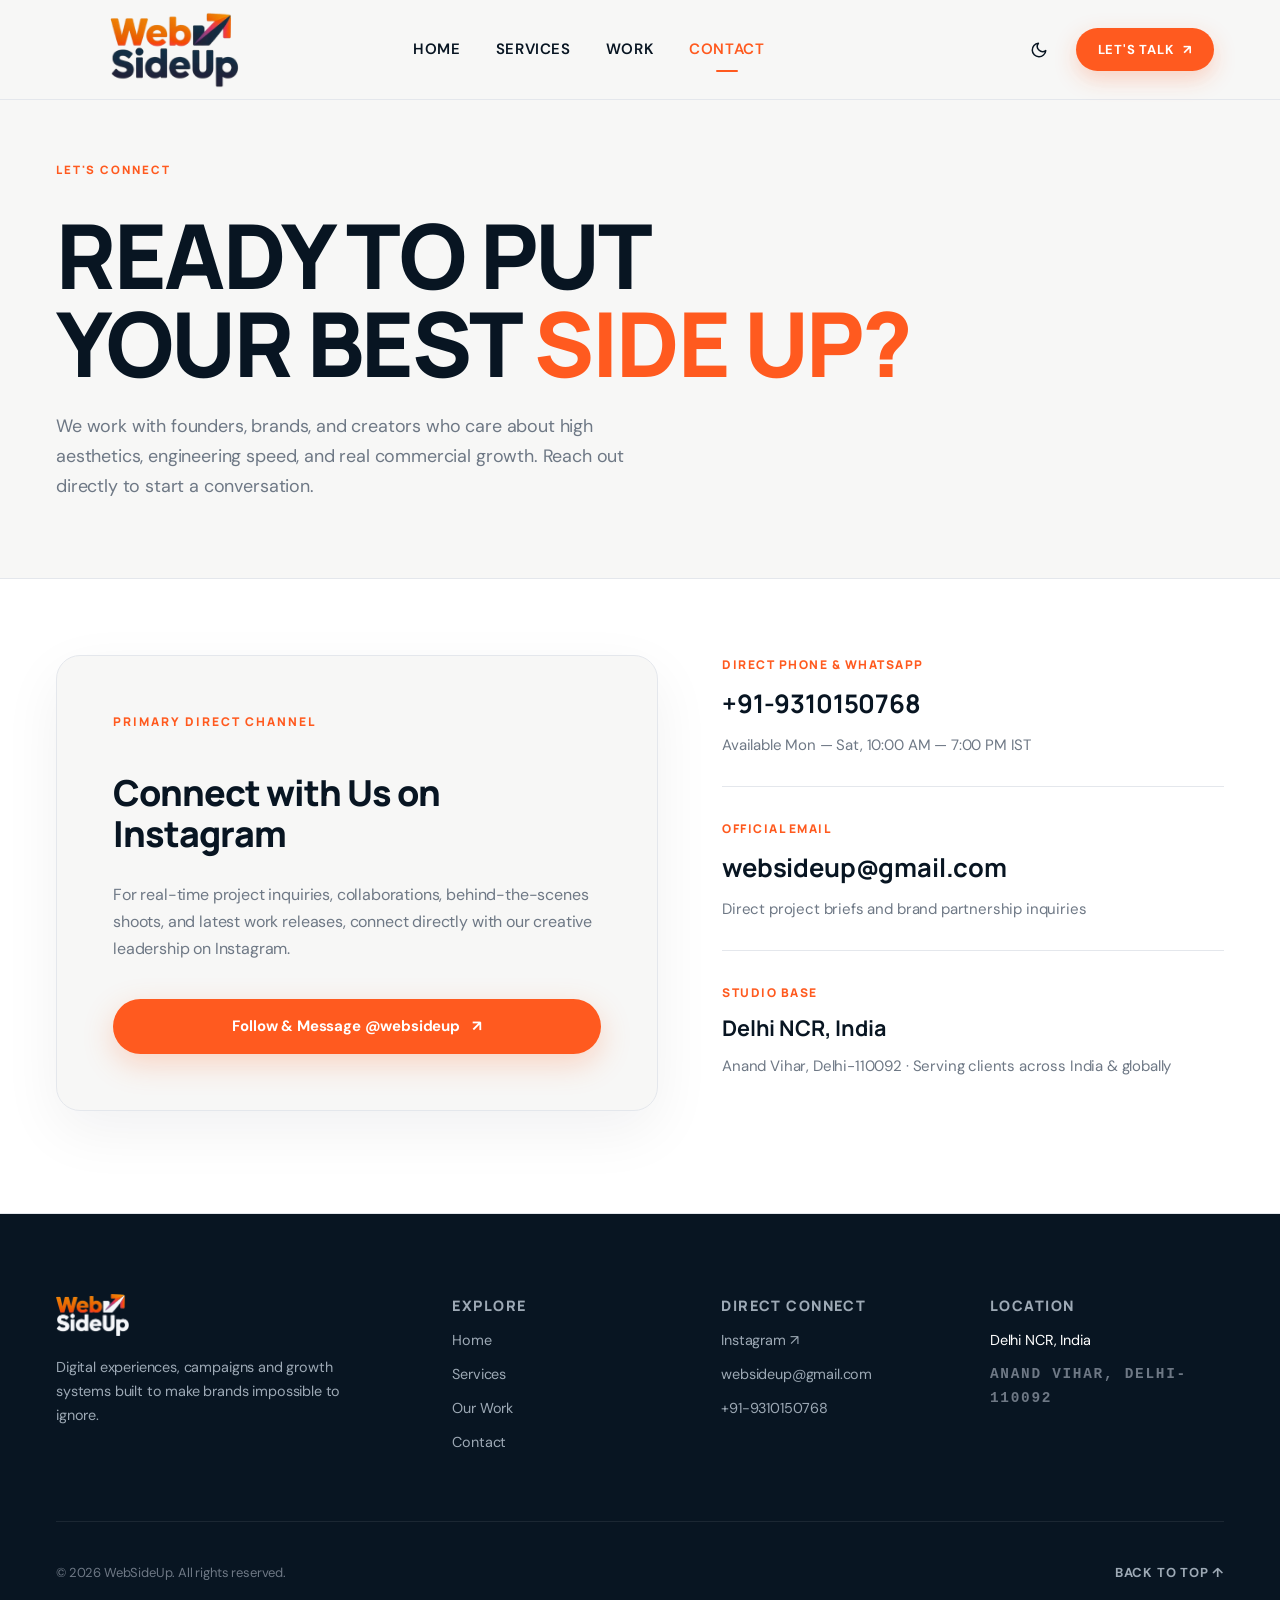
<file: contact.html>
<!DOCTYPE html>
<html lang="en">
<head>
  <meta charset="UTF-8">
  <meta name="viewport" content="width=device-width, initial-scale=1.0, viewport-fit=cover">
  <title>Contact — WebSideUp Digital Growth Studio, Delhi NCR</title>
  <meta name="description" content="Ready to put your best side up? Connect with WebSideUp in Delhi NCR. +91-9310150768 — websideup@gmail.com — Instagram @websideup">
  <meta name="theme-color" content="#07111d">
  <link rel="icon" type="image/png" href="assets/logos/logo-trimmed.png">
  
  <!-- Reference Typography: DM Sans + Manrope -->
  <link rel="preconnect" href="https://fonts.googleapis.com">
  <link rel="preconnect" href="https://fonts.gstatic.com" crossorigin>
  <link href="https://fonts.googleapis.com/css2?family=DM+Sans:wght@400;500;600;700&family=Manrope:wght@500;600;700;800&display=swap" rel="stylesheet">
  
  <link rel="stylesheet" href="system.css">
  <link rel="stylesheet" href="contact.css">
</head>
<body>

  <div id="scrollProgress" role="presentation" aria-hidden="true"></div>
  <div id="cursor" aria-hidden="true"></div>

  <!-- GLOBAL NAVIGATION -->
  <header class="site-header" id="siteHeader">
    <div class="nav-inner">
      <a href="index.html" class="nav-logo" aria-label="WebSideUp — Home">
        <img src="assets/logos/logo.png" alt="WebSideUp Logo" width="160" height="60">
      </a>
      <nav class="nav-links" aria-label="Primary Navigation">
        <a href="index.html" class="nav-link">Home</a>
        <a href="services.html" class="nav-link">Services</a>
        <a href="work.html" class="nav-link">Work</a>
        <a href="contact.html" class="nav-link active" aria-current="page">Contact</a>
      </nav>
      <div class="nav-right">
                <button id="themeToggle" class="theme-toggle" aria-label="Toggle Dark Mode">
          <svg class="moon-icon" viewBox="0 0 24 24" fill="none" stroke="currentColor" stroke-width="2" stroke-linecap="round" stroke-linejoin="round" width="18" height="18"><path d="M21 12.79A9 9 0 1 1 11.21 3 7 7 0 0 0 21 12.79z"></path></svg>
          <svg class="sun-icon" viewBox="0 0 24 24" fill="none" stroke="currentColor" stroke-width="2" stroke-linecap="round" stroke-linejoin="round" width="18" height="18" style="display:none;"><circle cx="12" cy="12" r="5"></circle><line x1="12" y1="1" x2="12" y2="3"></line><line x1="12" y1="21" x2="12" y2="23"></line><line x1="4.22" y1="4.22" x2="5.64" y2="5.64"></line><line x1="18.36" y1="18.36" x2="19.78" y2="19.78"></line><line x1="1" y1="12" x2="3" y2="12"></line><line x1="21" y1="12" x2="23" y2="12"></line><line x1="4.22" y1="19.78" x2="5.64" y2="18.36"></line><line x1="18.36" y1="5.64" x2="19.78" y2="4.22"></line></svg>
        </button>
        <a href="https://www.instagram.com/websideup/" target="_blank" rel="noopener noreferrer" class="nav-cta active" id="navCta">Let's Talk <span aria-hidden="true">↗</span></a>
        <button class="nav-toggle" id="navToggle" aria-label="Open navigation menu" aria-expanded="false" aria-controls="mobileDrawer">
          <span></span><span></span><span></span>
        </button>
      </div>
    </div>
  </header>

  <div class="mobile-drawer" id="mobileDrawer" aria-hidden="true">
    <nav class="mobile-nav-links" aria-label="Mobile Navigation">
      <a href="index.html" class="mobile-nav-link">Home</a>
      <a href="services.html" class="mobile-nav-link">Services</a>
      <a href="work.html" class="mobile-nav-link">Work</a>
      <a href="contact.html" class="mobile-nav-link active" aria-current="page">Contact</a>
    </nav>
    <div class="mobile-nav-meta">
      <a href="https://www.instagram.com/websideup/" target="_blank" rel="noopener noreferrer" class="mobile-nav-cta">Let's Talk ↗</a>
      <p class="type-meta" style="margin-top:1.5rem;color:var(--c-muted)">Delhi NCR, India</p>
      <a href="mailto:websideup@gmail.com" class="type-meta" style="color:var(--c-muted);margin-top:0.25rem">websideup@gmail.com</a>
    </div>
  </div>

  <main>
    
    <!-- PAGE HERO -->
    <section class="contact-hero" aria-labelledby="contactHeading">
      <div class="container">
        <span class="eyebrow reveal-on-load" style="animation-delay:0.1s">LET'S CONNECT</span>
        <h1 class="contact-main-title reveal-on-load" id="contactHeading" style="animation-delay:0.2s">
          READY TO PUT<br>
          YOUR BEST <span class="accent">SIDE UP?</span>
        </h1>
        <p class="contact-lead-desc reveal-on-load" style="animation-delay:0.35s">
          We work with founders, brands, and creators who care about high aesthetics, engineering speed, and real commercial growth. Reach out directly to start a conversation.
        </p>
      </div>
    </section>

    <hr class="hr-thin">

    <!-- DIRECT CONTACT & CTA EXPERIENCE -->
    <section class="contact-experience-section" aria-label="Direct studio contact and social pathways">
      <div class="container">
        <div class="contact-direct-grid">

          <!-- LEFT: Official Instagram & Social CTA Card -->
          <div class="contact-cta-card reveal">
            <span class="eyebrow" style="font-size:0.75rem">Primary Direct Channel</span>
            <h2 class="contact-cta-card-title">Connect with Us on Instagram</h2>
            <p class="contact-cta-card-desc">
              For real-time project inquiries, collaborations, behind-the-scenes shoots, and latest work releases, connect directly with our creative leadership on Instagram.
            </p>
            <div class="contact-action-btn-group">
              <a href="https://www.instagram.com/websideup/" target="_blank" rel="noopener noreferrer" class="instagram-direct-btn">
                <span>Follow &amp; Message @websideup</span>
                <span aria-hidden="true">↗</span>
              </a>
            </div>
          </div>

          <!-- RIGHT: Direct Contact Directory -->
          <div class="contact-info-list reveal">
            
            <div class="contact-info-block">
              <span class="info-block-label">Direct Phone &amp; WhatsApp</span>
              <a href="tel:+919310150768" class="info-block-value">+91-9310150768</a>
              <p class="info-block-sub">Available Mon — Sat, 10:00 AM — 7:00 PM IST</p>
            </div>

            <div class="contact-info-block">
              <span class="info-block-label">Official Email</span>
              <a href="mailto:websideup@gmail.com" class="info-block-value">websideup@gmail.com</a>
              <p class="info-block-sub">Direct project briefs and brand partnership inquiries</p>
            </div>

            <div class="contact-info-block">
              <span class="info-block-label">Studio Base</span>
              <p class="info-block-value" style="font-size:1.35rem">Delhi NCR, India</p>
              <p class="info-block-sub">Anand Vihar, Delhi-110092 · Serving clients across India &amp; globally</p>
            </div>

          </div>

        </div>
      </div>
    </section>

  </main>

  <!-- SITE FOOTER -->
  <footer class="site-footer" id="footer">
    <div class="container">
      <div class="footer-grid">
        <div class="footer-brand-col">
          <img src="assets/logos/logo-light.png" alt="WebSideUp" class="footer-brand-mark" width="130" height="48">
          <p class="footer-tagline">
            Digital experiences, campaigns and growth systems built to make brands impossible to ignore.
          </p>
        </div>
        <div class="footer-col">
          <p class="footer-col-label">Explore</p>
          <a href="index.html">Home</a>
          <a href="services.html">Services</a>
          <a href="work.html">Our Work</a>
          <a href="contact.html">Contact</a>
        </div>
        <div class="footer-col">
          <p class="footer-col-label">Direct Connect</p>
          <a href="https://www.instagram.com/websideup/" target="_blank" rel="noopener noreferrer">Instagram ↗</a>
          <a href="mailto:websideup@gmail.com">websideup@gmail.com</a>
          <a href="tel:+919310150768">+91-9310150768</a>
        </div>
        <div class="footer-col">
          <p class="footer-col-label">Location</p>
          <p style="color:#ffffff">Delhi NCR, India</p>
          <p class="type-meta" style="color:#6e7885;margin-top:0.25rem">Anand Vihar, Delhi-110092</p>
        </div>
      </div>
      <div class="footer-bottom">
        <p class="footer-copy">© 2026 WebSideUp. All rights reserved.</p>
        <a href="#siteHeader" class="footer-back-top">Back to top ↑</a>
      </div>
    </div>
  </footer>

  <script src="site.js"></script>
</body>
</html>
</file>
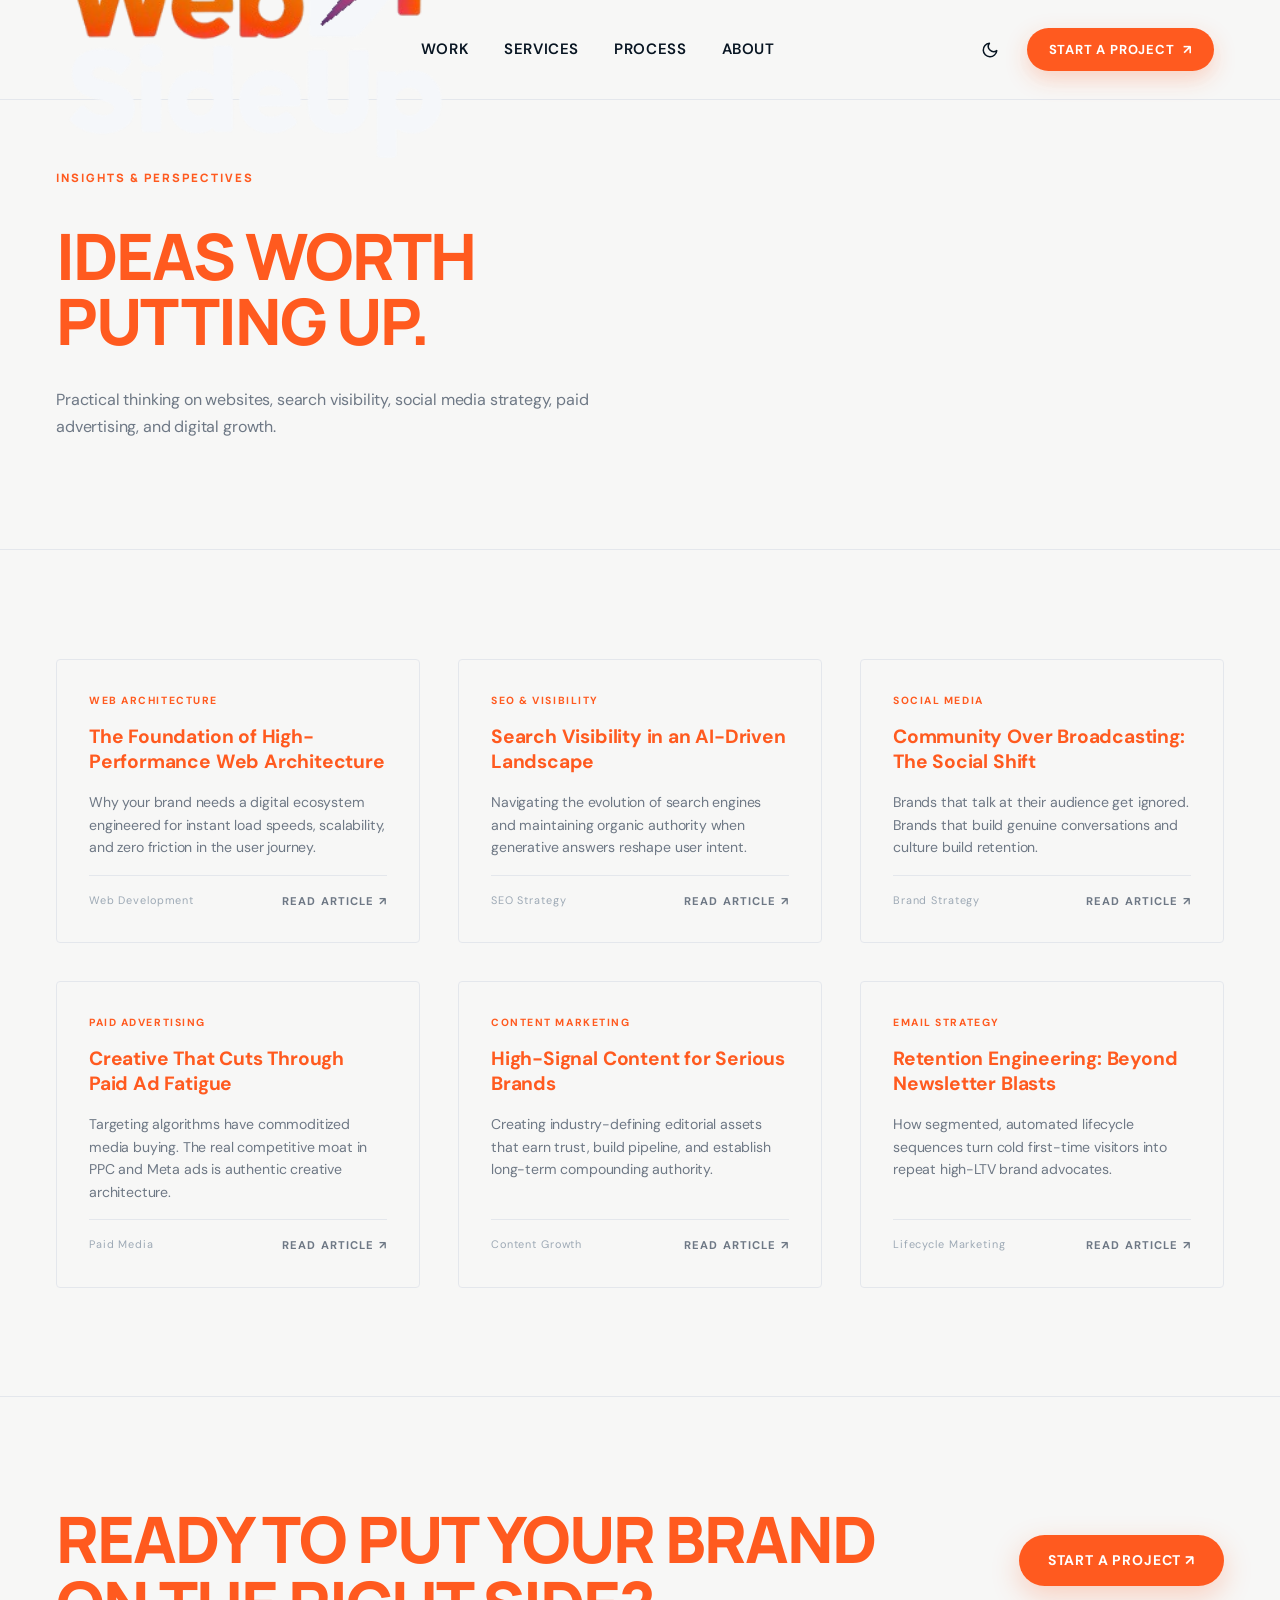
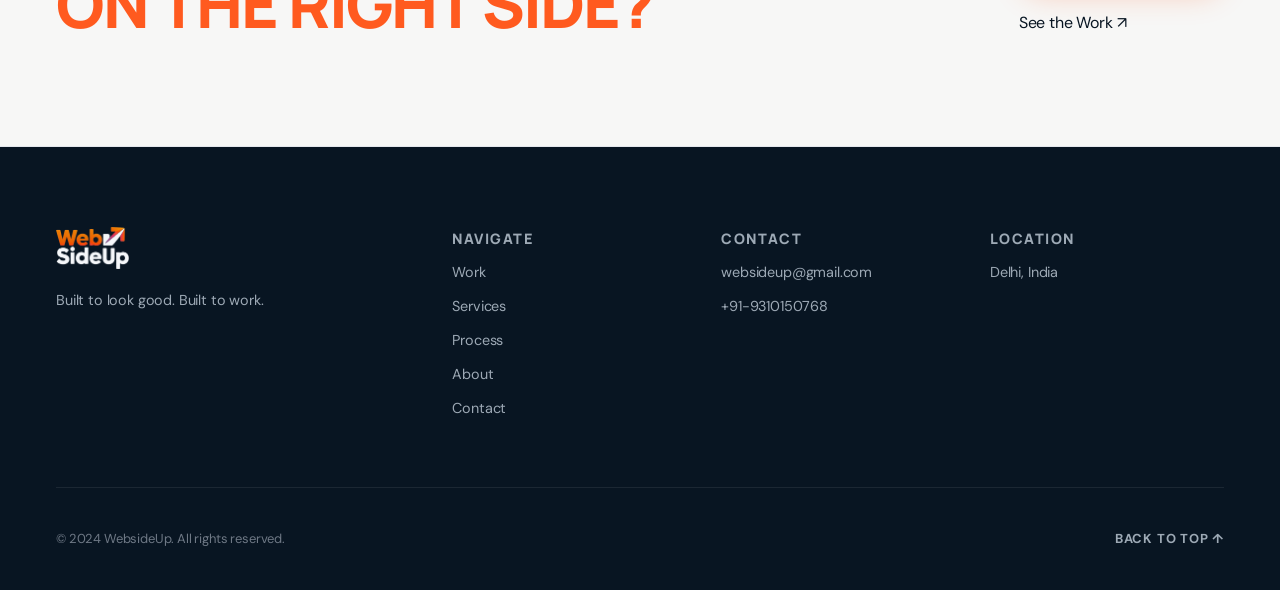
<file: insights.html>
<!DOCTYPE html>
<html lang="en">
<head>
  <meta charset="UTF-8">
  <meta name="viewport" content="width=device-width, initial-scale=1.0, viewport-fit=cover">
  <title>Insights — WebsideUp Digital Marketing Agency, Delhi</title>
  <meta name="description" content="Perspectives and frameworks on web design, SEO, social media, paid advertising, and digital growth from WebsideUp.">
  <meta name="theme-color" content="#080B11">
  <link rel="icon" type="image/png" href="assets/logos/logo-trimmed.png">
  <link rel="preconnect" href="https://fonts.googleapis.com">
  <link rel="preconnect" href="https://fonts.gstatic.com" crossorigin>
  <link href="https://fonts.googleapis.com/css2?family=Instrument+Serif:ital@1&family=Plus+Jakarta+Sans:wght@400;500;600;700;800&display=swap" rel="stylesheet">
  <link rel="stylesheet" href="system.css">
  <link rel="stylesheet" href="inner-pages.css">
</head>
<body>

  <div id="scrollProgress" role="presentation" aria-hidden="true"></div>
  <div id="cursor" aria-hidden="true"></div>

  <header class="site-header" id="siteHeader">
    <div class="nav-inner">
      <a href="index.html" class="nav-logo" aria-label="WebsideUp — Home">
        <img src="assets/logos/logo-light.png" alt="WebsideUp" width="120" height="68">
      </a>
      <nav class="nav-links" aria-label="Primary Navigation">
        <a href="work.html" class="nav-link">Work</a>
        <a href="services.html" class="nav-link">Services</a>
        <a href="process.html" class="nav-link">Process</a>
        <a href="about.html" class="nav-link">About</a>
      </nav>
      <div class="nav-right">
                <button id="themeToggle" class="theme-toggle" aria-label="Toggle Dark Mode">
          <svg class="moon-icon" viewBox="0 0 24 24" fill="none" stroke="currentColor" stroke-width="2" stroke-linecap="round" stroke-linejoin="round" width="18" height="18"><path d="M21 12.79A9 9 0 1 1 11.21 3 7 7 0 0 0 21 12.79z"></path></svg>
          <svg class="sun-icon" viewBox="0 0 24 24" fill="none" stroke="currentColor" stroke-width="2" stroke-linecap="round" stroke-linejoin="round" width="18" height="18" style="display:none;"><circle cx="12" cy="12" r="5"></circle><line x1="12" y1="1" x2="12" y2="3"></line><line x1="12" y1="21" x2="12" y2="23"></line><line x1="4.22" y1="4.22" x2="5.64" y2="5.64"></line><line x1="18.36" y1="18.36" x2="19.78" y2="19.78"></line><line x1="1" y1="12" x2="3" y2="12"></line><line x1="21" y1="12" x2="23" y2="12"></line><line x1="4.22" y1="19.78" x2="5.64" y2="18.36"></line><line x1="18.36" y1="5.64" x2="19.78" y2="4.22"></line></svg>
        </button>
        <a href="contact.html" class="nav-cta" id="navCta">Start a Project <span aria-hidden="true">↗</span></a>
        <button class="nav-toggle" id="navToggle" aria-label="Open navigation menu" aria-expanded="false" aria-controls="mobileDrawer">
          <span></span><span></span><span></span>
        </button>
      </div>
    </div>
  </header>

  <div class="mobile-drawer" id="mobileDrawer" aria-hidden="true">
    <nav class="mobile-nav-links" aria-label="Mobile Navigation">
      <a href="work.html" class="mobile-nav-link">Work</a>
      <a href="services.html" class="mobile-nav-link">Services</a>
      <a href="process.html" class="mobile-nav-link">Process</a>
      <a href="about.html" class="mobile-nav-link">About</a>
    </nav>
    <div class="mobile-nav-meta">
      <a href="contact.html" class="mobile-nav-cta">Start a Project ↗</a>
    </div>
  </div>

  <main>

    <!-- HERO -->
    <section class="page-hero section" aria-labelledby="insightsHeading">
      <div class="container">
        <p class="eyebrow reveal-on-load" style="animation-delay:0.1s">Insights &amp; Perspectives</p>
        <h1 class="type-headline page-hero-title reveal-on-load" id="insightsHeading" style="animation-delay:0.25s">
          Ideas Worth<br>Putting <span class="serif accent">Up.</span>
        </h1>
        <p class="type-body page-hero-desc reveal-on-load" style="animation-delay:0.4s">
          Practical thinking on websites, search visibility, social media strategy, paid advertising, and digital growth.
        </p>
      </div>
    </section>

    <hr class="hr-thin">

    <!-- ARTICLES SECTION -->
    <section class="insights-section section" aria-label="Articles">
      <div class="container">
        
        <div class="articles-grid">
          
          <article class="article-card reveal">
            <span class="article-cat">Web Architecture</span>
            <h2 class="article-title">The Foundation of High-Performance Web Architecture</h2>
            <p class="article-excerpt">Why your brand needs a digital ecosystem engineered for instant load speeds, scalability, and zero friction in the user journey.</p>
            <div class="article-meta">
              <span class="article-date">Web Development</span>
              <a href="article.html" class="article-read-link">Read Article ↗</a>
            </div>
          </article>

          <article class="article-card reveal">
            <span class="article-cat">SEO &amp; Visibility</span>
            <h2 class="article-title">Search Visibility in an AI-Driven Landscape</h2>
            <p class="article-excerpt">Navigating the evolution of search engines and maintaining organic authority when generative answers reshape user intent.</p>
            <div class="article-meta">
              <span class="article-date">SEO Strategy</span>
              <a href="article.html" class="article-read-link">Read Article ↗</a>
            </div>
          </article>

          <article class="article-card reveal">
            <span class="article-cat">Social Media</span>
            <h2 class="article-title">Community Over Broadcasting: The Social Shift</h2>
            <p class="article-excerpt">Brands that talk at their audience get ignored. Brands that build genuine conversations and culture build retention.</p>
            <div class="article-meta">
              <span class="article-date">Brand Strategy</span>
              <a href="article.html" class="article-read-link">Read Article ↗</a>
            </div>
          </article>

          <article class="article-card reveal">
            <span class="article-cat">Paid Advertising</span>
            <h2 class="article-title">Creative That Cuts Through Paid Ad Fatigue</h2>
            <p class="article-excerpt">Targeting algorithms have commoditized media buying. The real competitive moat in PPC and Meta ads is authentic creative architecture.</p>
            <div class="article-meta">
              <span class="article-date">Paid Media</span>
              <a href="article.html" class="article-read-link">Read Article ↗</a>
            </div>
          </article>

          <article class="article-card reveal">
            <span class="article-cat">Content Marketing</span>
            <h2 class="article-title">High-Signal Content for Serious Brands</h2>
            <p class="article-excerpt">Creating industry-defining editorial assets that earn trust, build pipeline, and establish long-term compounding authority.</p>
            <div class="article-meta">
              <span class="article-date">Content Growth</span>
              <a href="article.html" class="article-read-link">Read Article ↗</a>
            </div>
          </article>

          <article class="article-card reveal">
            <span class="article-cat">Email Strategy</span>
            <h2 class="article-title">Retention Engineering: Beyond Newsletter Blasts</h2>
            <p class="article-excerpt">How segmented, automated lifecycle sequences turn cold first-time visitors into repeat high-LTV brand advocates.</p>
            <div class="article-meta">
              <span class="article-date">Lifecycle Marketing</span>
              <a href="article.html" class="article-read-link">Read Article ↗</a>
            </div>
          </article>

        </div>

      </div>
    </section>

    <hr class="hr-thin">

    <!-- OUTRO CTA -->
    <section class="section" aria-labelledby="insightsCtaHeading">
      <div class="container">
        <div class="page-outro reveal">
          <h2 class="type-headline page-outro-title" id="insightsCtaHeading">
            Ready to put your brand<br>on the <span class="serif accent">right side?</span>
          </h2>
          <div class="page-outro-actions">
            <a href="contact.html" class="btn-primary">Start a Project ↗</a>
            <a href="work.html" class="btn-arrow" style="margin-top:0.5rem">See the Work <span class="arrow" aria-hidden="true">↗</span></a>
          </div>
        </div>
      </div>
    </section>

  </main>

  <footer class="site-footer">
    <div class="container">
      <div class="footer-grid">
        <div class="footer-brand-col">
          <img src="assets/logos/logo-light.png" alt="WebsideUp" class="footer-brand-mark" width="100">
          <p class="footer-tagline">Built to look good. Built to work.</p>
        </div>
        <div class="footer-col">
          <p class="footer-col-label">Navigate</p>
          <a href="work.html">Work</a>
          <a href="services.html">Services</a>
          <a href="process.html">Process</a>
          <a href="about.html">About</a>
          <a href="contact.html">Contact</a>
        </div>
        <div class="footer-col">
          <p class="footer-col-label">Contact</p>
          <a href="mailto:websideup@gmail.com">websideup@gmail.com</a>
          <a href="tel:+919310150768">+91-9310150768</a>
        </div>
        <div class="footer-col">
          <p class="footer-col-label">Location</p>
          <p>Delhi, India</p>
        </div>
      </div>
      <div class="footer-bottom">
        <p class="footer-copy">© 2024 WebsideUp. All rights reserved.</p>
        <a href="#" class="footer-back-top" id="backToTop">Back to top ↑</a>
      </div>
    </div>
  </footer>

  <script src="site.js"></script>
</body>
</html>
</file>
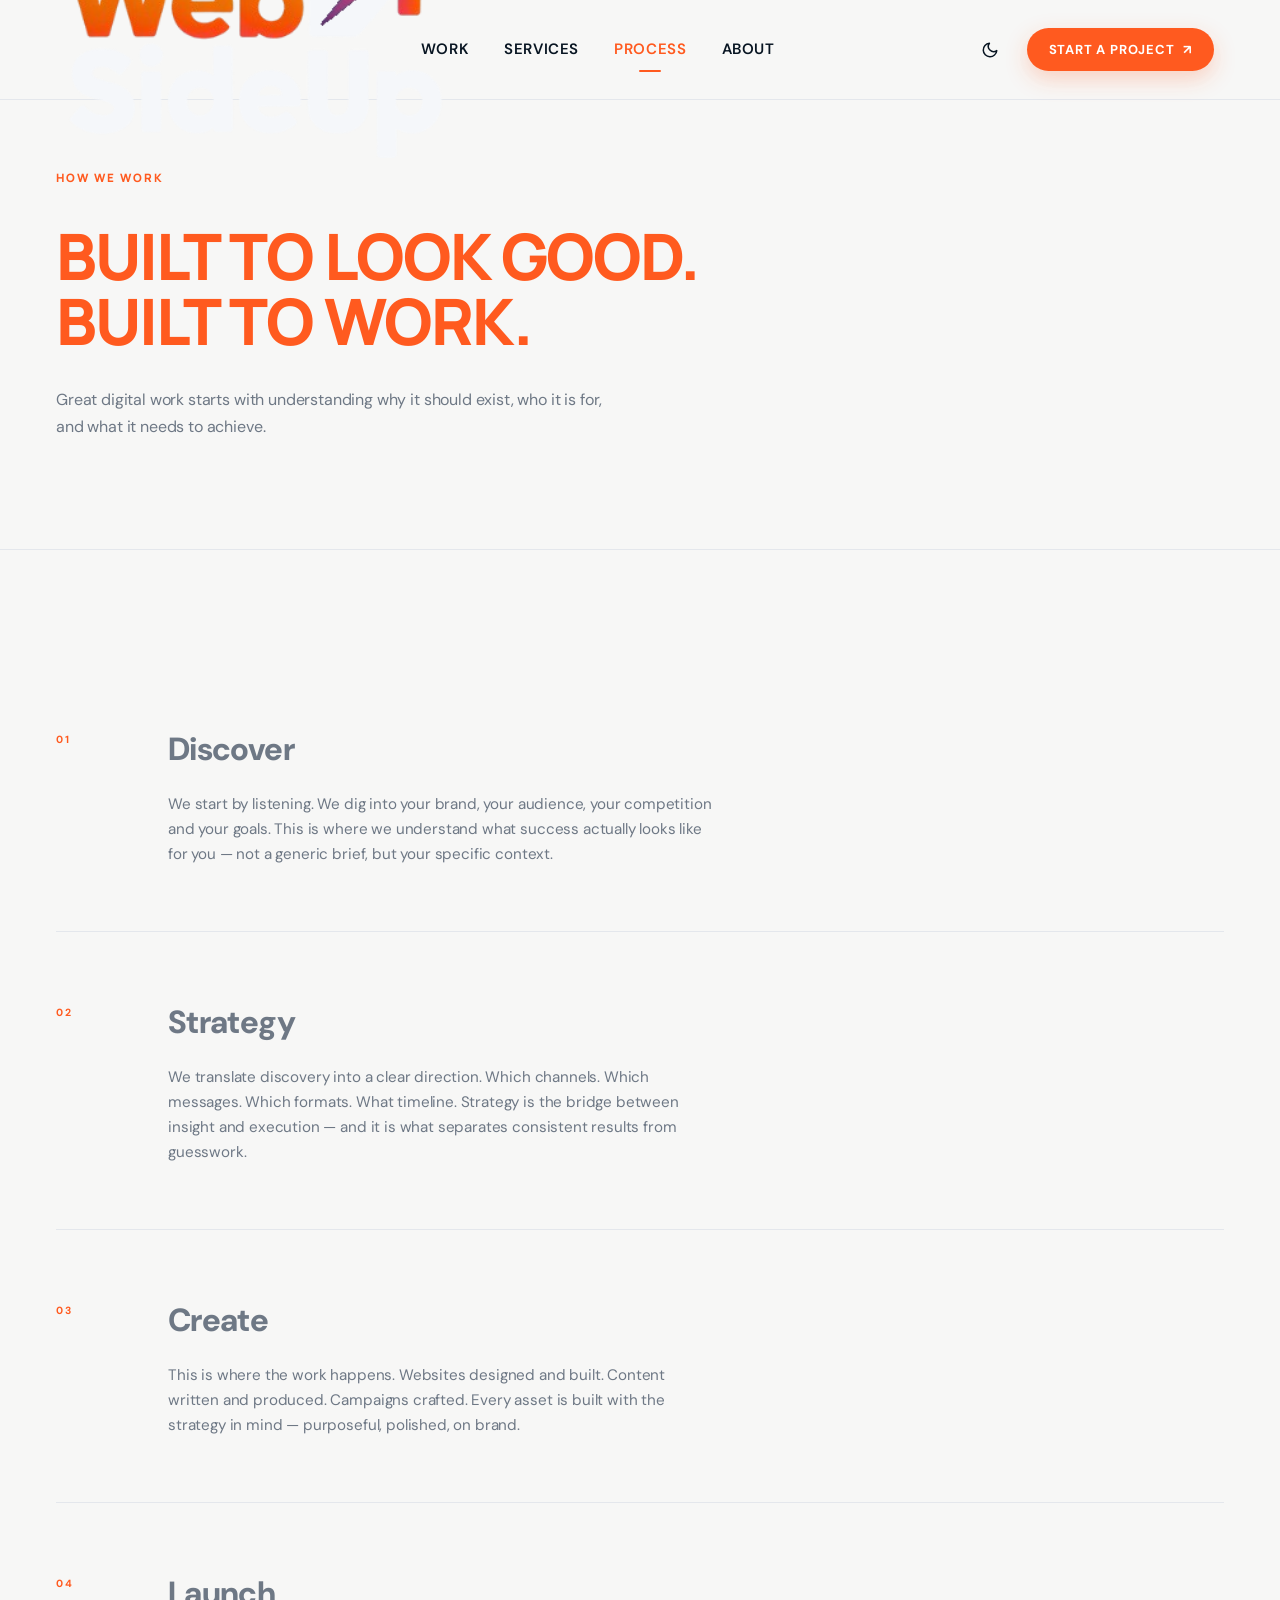
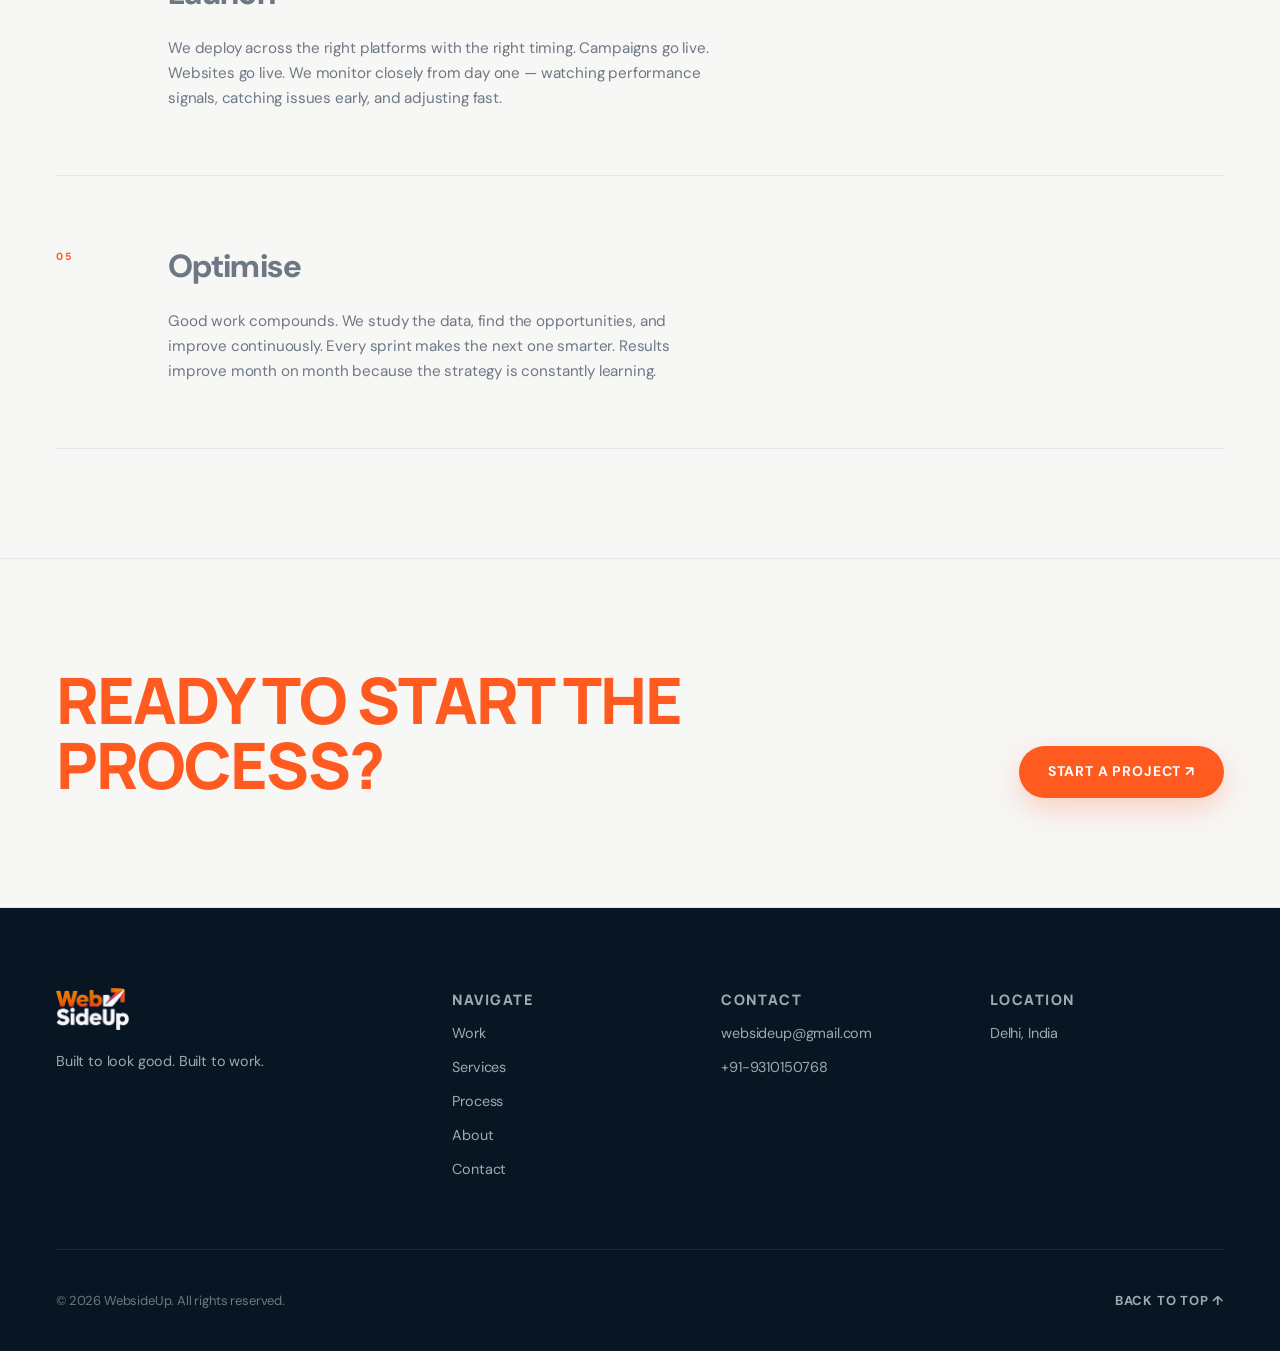
<file: process.html>
<!DOCTYPE html>
<html lang="en">
<head>
  <meta charset="UTF-8">
  <meta name="viewport" content="width=device-width, initial-scale=1.0, viewport-fit=cover">
  <title>Process — WebsideUp | How We Work</title>
  <meta name="description" content="Discover, Strategy, Create, Launch, Optimise. Our five-stage process for digital work that looks good and performs.">
  <meta name="theme-color" content="#080B11">
  <link rel="icon" type="image/png" href="assets/logos/logo-trimmed.png">
  <link rel="preconnect" href="https://fonts.googleapis.com">
  <link rel="preconnect" href="https://fonts.gstatic.com" crossorigin>
  <link href="https://fonts.googleapis.com/css2?family=Instrument+Serif:ital@1&family=Plus+Jakarta+Sans:wght@400;500;600;700;800&family=Syne:wght@700;800&display=swap" rel="stylesheet">
  <link rel="stylesheet" href="system.css">
  <link rel="stylesheet" href="inner-pages.css">
</head>
<body>

  <div id="scrollProgress" role="presentation" aria-hidden="true"></div>
  <div id="cursor" aria-hidden="true"></div>

  <header class="site-header" id="siteHeader">
    <div class="nav-inner">
      <a href="index.html" class="nav-logo" aria-label="WebsideUp — Home">
        <img src="assets/logos/logo-light.png" alt="WebsideUp" width="120" height="68">
      </a>
      <nav class="nav-links" aria-label="Primary Navigation">
        <a href="work.html" class="nav-link">Work</a>
        <a href="services.html" class="nav-link">Services</a>
        <a href="process.html" class="nav-link active" aria-current="page">Process</a>
        <a href="about.html" class="nav-link">About</a>
      </nav>
      <div class="nav-right">
                <button id="themeToggle" class="theme-toggle" aria-label="Toggle Dark Mode">
          <svg class="moon-icon" viewBox="0 0 24 24" fill="none" stroke="currentColor" stroke-width="2" stroke-linecap="round" stroke-linejoin="round" width="18" height="18"><path d="M21 12.79A9 9 0 1 1 11.21 3 7 7 0 0 0 21 12.79z"></path></svg>
          <svg class="sun-icon" viewBox="0 0 24 24" fill="none" stroke="currentColor" stroke-width="2" stroke-linecap="round" stroke-linejoin="round" width="18" height="18" style="display:none;"><circle cx="12" cy="12" r="5"></circle><line x1="12" y1="1" x2="12" y2="3"></line><line x1="12" y1="21" x2="12" y2="23"></line><line x1="4.22" y1="4.22" x2="5.64" y2="5.64"></line><line x1="18.36" y1="18.36" x2="19.78" y2="19.78"></line><line x1="1" y1="12" x2="3" y2="12"></line><line x1="21" y1="12" x2="23" y2="12"></line><line x1="4.22" y1="19.78" x2="5.64" y2="18.36"></line><line x1="18.36" y1="5.64" x2="19.78" y2="4.22"></line></svg>
        </button>
        <a href="contact.html" class="nav-cta" id="navCta">Start a Project <span aria-hidden="true">↗</span></a>
        <button class="nav-toggle" id="navToggle" aria-label="Open navigation menu" aria-expanded="false" aria-controls="mobileDrawer">
          <span></span><span></span><span></span>
        </button>
      </div>
    </div>
  </header>

  <div class="mobile-drawer" id="mobileDrawer" aria-hidden="true">
    <nav class="mobile-nav-links">
      <a href="work.html" class="mobile-nav-link">Work</a>
      <a href="services.html" class="mobile-nav-link">Services</a>
      <a href="process.html" class="mobile-nav-link active" aria-current="page">Process</a>
      <a href="about.html" class="mobile-nav-link">About</a>
    </nav>
    <div class="mobile-nav-meta">
      <a href="contact.html" class="mobile-nav-cta">Start a Project ↗</a>
    </div>
  </div>

  <main>

    <section class="page-hero section" aria-labelledby="processHeading">
      <div class="container">
        <p class="eyebrow reveal-on-load" style="animation-delay:0.1s">How We Work</p>
        <h1 class="type-headline page-hero-title reveal-on-load" id="processHeading" style="animation-delay:0.25s">
          Built to Look Good.<br><span class="serif accent">Built to Work.</span>
        </h1>
        <p class="type-body page-hero-desc reveal-on-load" style="animation-delay:0.4s">
          Great digital work starts with understanding why it should exist, who it is for, and what it needs to achieve.
        </p>
      </div>
    </section>

    <hr class="hr-thin">

    <section class="process-section section" aria-label="Our five-stage process">
      <div class="container">
        <div class="process-steps">

          <div class="process-step reveal" aria-labelledby="step-discover">
            <p class="process-step-num">01</p>
            <div class="process-step-content">
              <h2 class="process-step-title" id="step-discover">Discover</h2>
              <p class="process-step-desc">
                We start by listening. We dig into your brand, your audience, your competition and your goals. This is where we understand what success actually looks like for you — not a generic brief, but your specific context.
              </p>
            </div>
          </div>

          <div class="process-step reveal" aria-labelledby="step-strategy">
            <p class="process-step-num">02</p>
            <div class="process-step-content">
              <h2 class="process-step-title" id="step-strategy">Strategy</h2>
              <p class="process-step-desc">
                We translate discovery into a clear direction. Which channels. Which messages. Which formats. What timeline. Strategy is the bridge between insight and execution — and it is what separates consistent results from guesswork.
              </p>
            </div>
          </div>

          <div class="process-step reveal" aria-labelledby="step-create">
            <p class="process-step-num">03</p>
            <div class="process-step-content">
              <h2 class="process-step-title" id="step-create">Create</h2>
              <p class="process-step-desc">
                This is where the work happens. Websites designed and built. Content written and produced. Campaigns crafted. Every asset is built with the strategy in mind — purposeful, polished, on brand.
              </p>
            </div>
          </div>

          <div class="process-step reveal" aria-labelledby="step-launch">
            <p class="process-step-num">04</p>
            <div class="process-step-content">
              <h2 class="process-step-title" id="step-launch">Launch</h2>
              <p class="process-step-desc">
                We deploy across the right platforms with the right timing. Campaigns go live. Websites go live. We monitor closely from day one — watching performance signals, catching issues early, and adjusting fast.
              </p>
            </div>
          </div>

          <div class="process-step reveal" aria-labelledby="step-optimise">
            <p class="process-step-num">05</p>
            <div class="process-step-content">
              <h2 class="process-step-title" id="step-optimise">Optimise</h2>
              <p class="process-step-desc">
                Good work compounds. We study the data, find the opportunities, and improve continuously. Every sprint makes the next one smarter. Results improve month on month because the strategy is constantly learning.
              </p>
            </div>
          </div>

        </div>
      </div>
    </section>

    <hr class="hr-thin">

    <section class="section" aria-labelledby="processCtaHeading">
      <div class="container">
        <div class="page-outro reveal">
          <h2 class="type-headline page-outro-title" id="processCtaHeading">
            Ready to start the<br><span class="serif accent">process?</span>
          </h2>
          <a href="contact.html" class="btn-primary">Start a Project ↗</a>
        </div>
      </div>
    </section>

  </main>

  <footer class="site-footer">
    <div class="container">
      <div class="footer-grid">
        <div class="footer-brand-col">
          <img src="assets/logos/logo-light.png" alt="WebsideUp" class="footer-brand-mark" width="100">
          <p class="footer-tagline">Built to look good. Built to work.</p>
        </div>
        <div class="footer-col">
          <p class="footer-col-label">Navigate</p>
          <a href="work.html">Work</a>
          <a href="services.html">Services</a>
          <a href="process.html">Process</a>
          <a href="about.html">About</a>
          <a href="contact.html">Contact</a>
        </div>
        <div class="footer-col">
          <p class="footer-col-label">Contact</p>
          <a href="mailto:websideup@gmail.com">websideup@gmail.com</a>
          <a href="tel:+919310150768">+91-9310150768</a>
        </div>
        <div class="footer-col">
          <p class="footer-col-label">Location</p>
          <p>Delhi, India</p>
        </div>
      </div>
      <div class="footer-bottom">
        <p class="footer-copy">© 2026 WebsideUp. All rights reserved.</p>
        <a href="#siteHeader" class="footer-back-top" id="backToTop">Back to top ↑</a>
      </div>
    </div>
  </footer>

  <script src="site.js"></script>
</body>
</html>
</file>
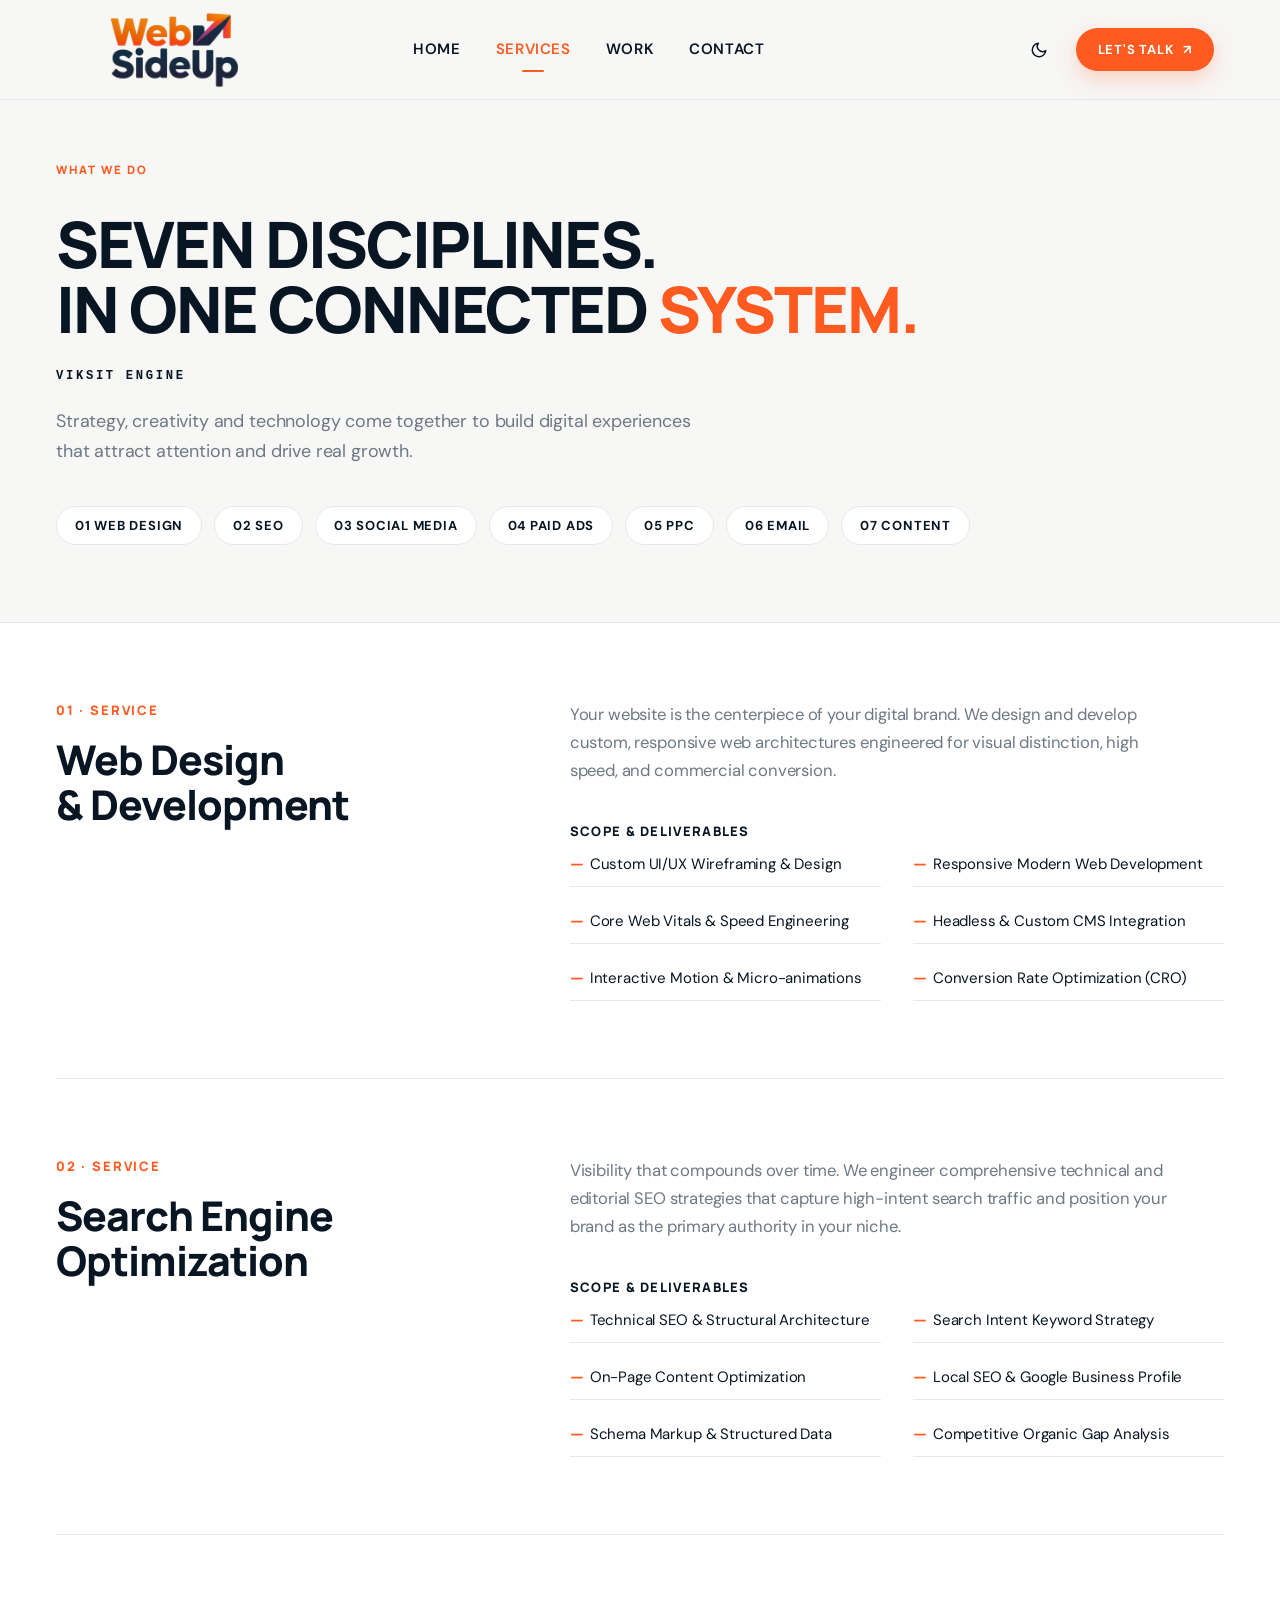
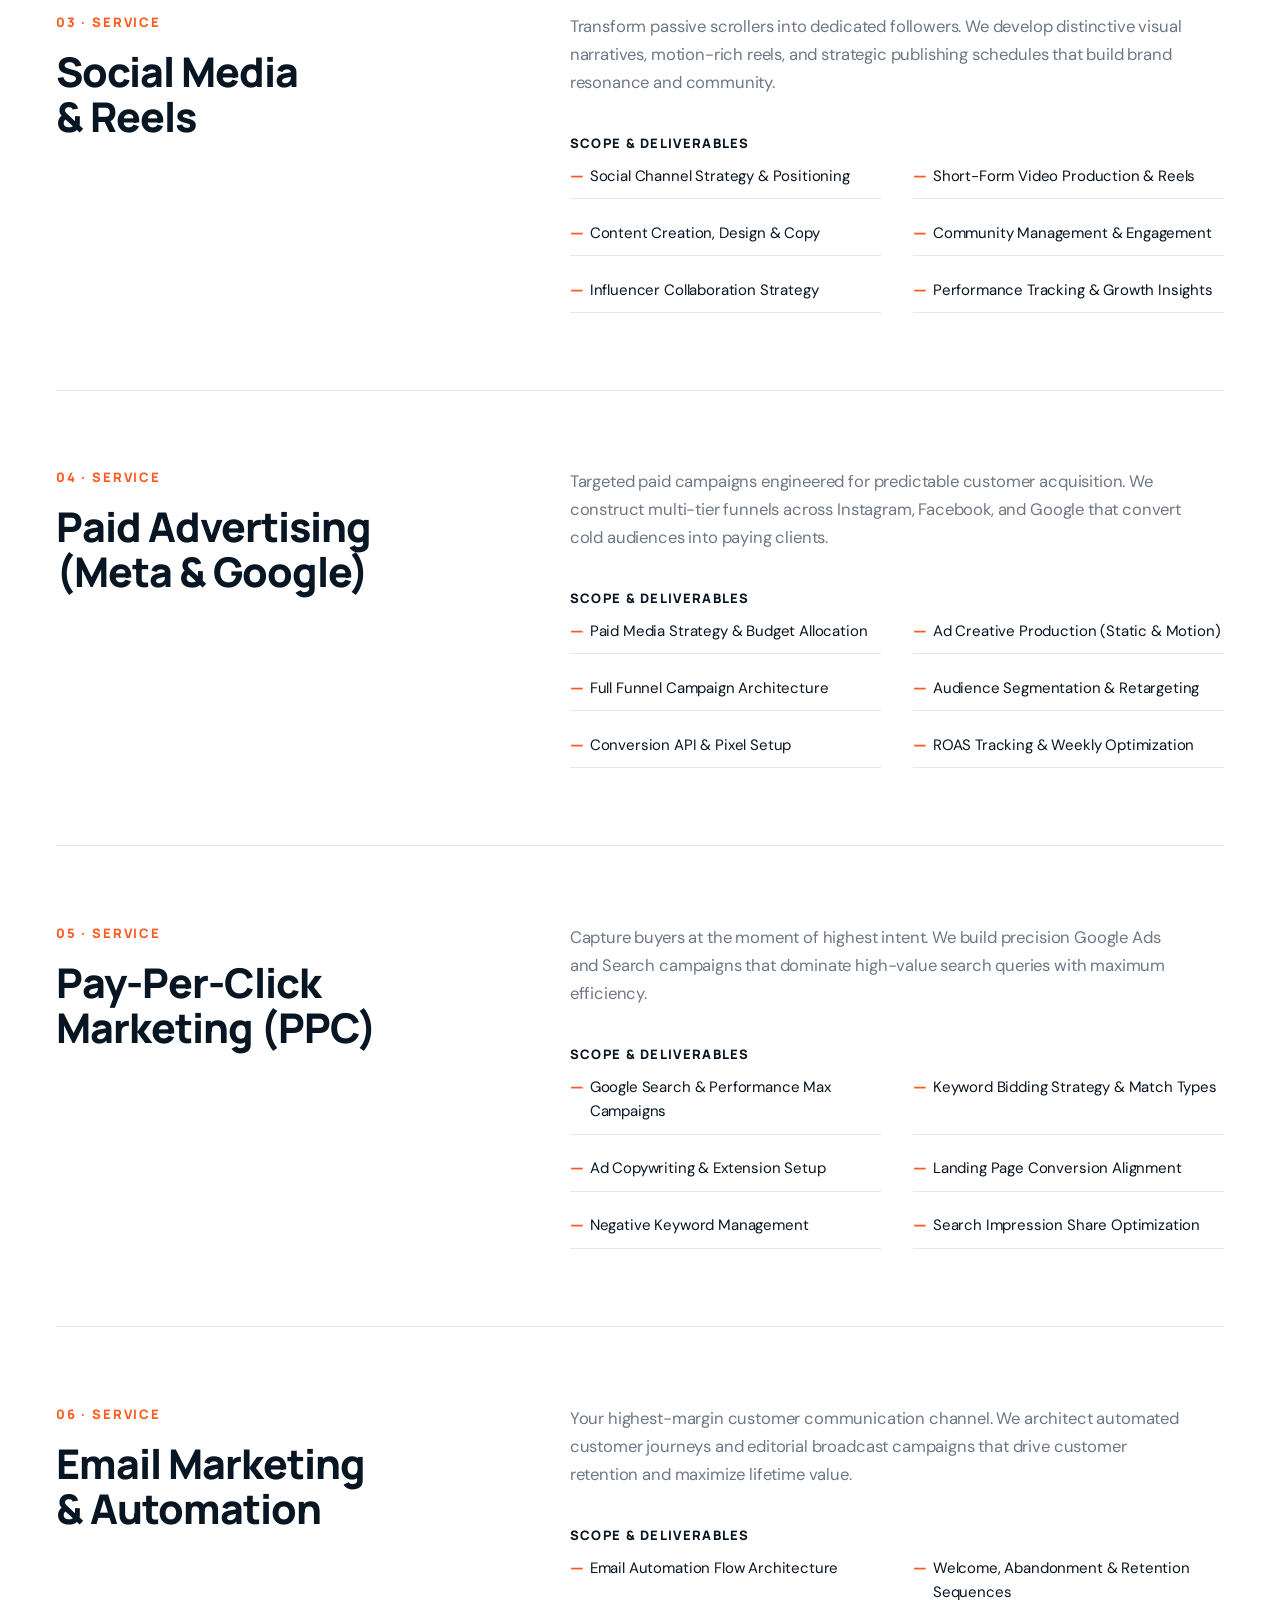
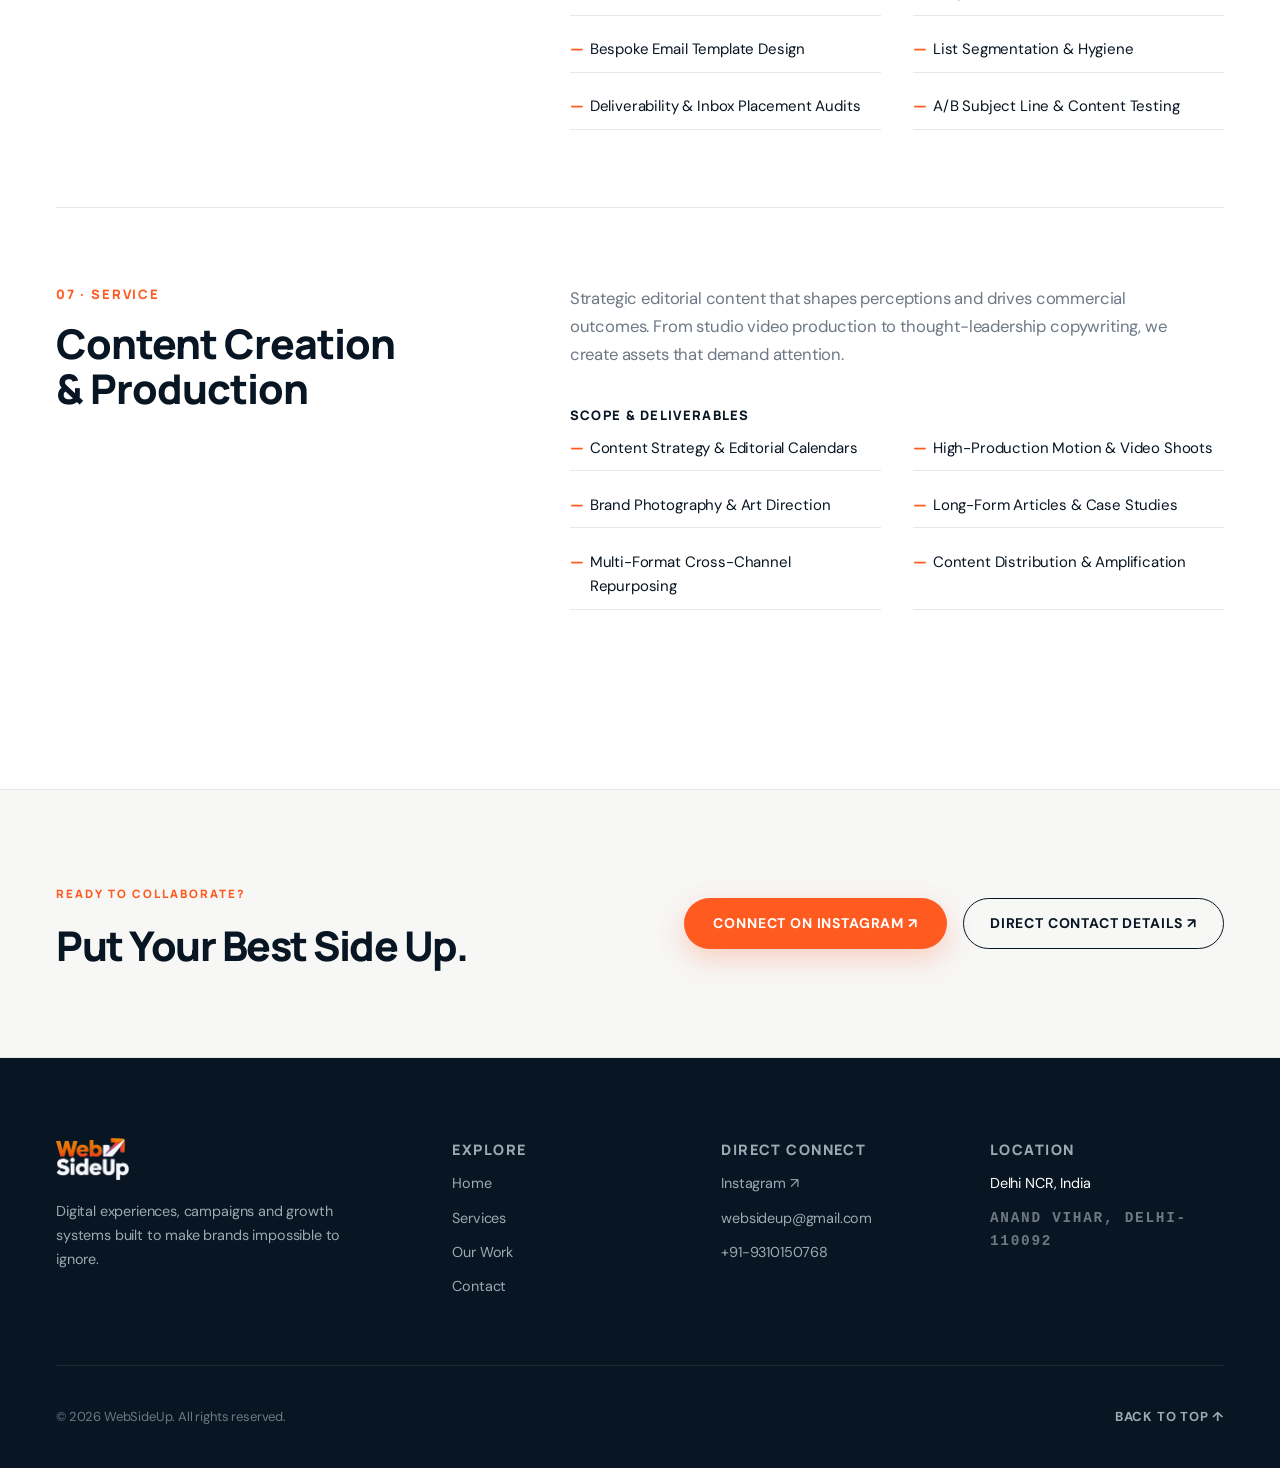
<file: services.html>
<!DOCTYPE html>
<html lang="en">
<head>
  <meta charset="UTF-8">
  <meta name="viewport" content="width=device-width, initial-scale=1.0, viewport-fit=cover">
  <title>Services — WebSideUp Digital Growth Studio, Delhi NCR</title>
  <meta name="description" content="Web design & development, SEO, social media marketing, paid advertising, PPC, email marketing and content marketing — seven capabilities under one connected strategy in Delhi.">
  <meta name="theme-color" content="#07111d">
  <link rel="icon" type="image/png" href="assets/logos/logo-trimmed.png">
  
  <!-- Reference Typography: DM Sans + Manrope -->
  <link rel="preconnect" href="https://fonts.googleapis.com">
  <link rel="preconnect" href="https://fonts.gstatic.com" crossorigin>
  <link href="https://fonts.googleapis.com/css2?family=DM+Sans:wght@400;500;600;700&family=Manrope:wght@500;600;700;800&display=swap" rel="stylesheet">
  
  <link rel="stylesheet" href="system.css">
  <link rel="stylesheet" href="services.css">
</head>
<body>

  <div id="scrollProgress" role="presentation" aria-hidden="true"></div>
  <div id="cursor" aria-hidden="true"></div>

  <header class="site-header" id="siteHeader">
    <div class="nav-inner">
      <a href="index.html" class="nav-logo" aria-label="WebSideUp — Home">
        <img src="assets/logos/logo.png" alt="WebSideUp Logo" width="160" height="60">
      </a>
      <nav class="nav-links" aria-label="Primary Navigation">
        <a href="index.html" class="nav-link">Home</a>
        <a href="services.html" class="nav-link active" aria-current="page">Services</a>
        <a href="work.html" class="nav-link">Work</a>
        <a href="contact.html" class="nav-link">Contact</a>
      </nav>
      <div class="nav-right">
                <button id="themeToggle" class="theme-toggle" aria-label="Toggle Dark Mode">
          <svg class="moon-icon" viewBox="0 0 24 24" fill="none" stroke="currentColor" stroke-width="2" stroke-linecap="round" stroke-linejoin="round" width="18" height="18"><path d="M21 12.79A9 9 0 1 1 11.21 3 7 7 0 0 0 21 12.79z"></path></svg>
          <svg class="sun-icon" viewBox="0 0 24 24" fill="none" stroke="currentColor" stroke-width="2" stroke-linecap="round" stroke-linejoin="round" width="18" height="18" style="display:none;"><circle cx="12" cy="12" r="5"></circle><line x1="12" y1="1" x2="12" y2="3"></line><line x1="12" y1="21" x2="12" y2="23"></line><line x1="4.22" y1="4.22" x2="5.64" y2="5.64"></line><line x1="18.36" y1="18.36" x2="19.78" y2="19.78"></line><line x1="1" y1="12" x2="3" y2="12"></line><line x1="21" y1="12" x2="23" y2="12"></line><line x1="4.22" y1="19.78" x2="5.64" y2="18.36"></line><line x1="18.36" y1="5.64" x2="19.78" y2="4.22"></line></svg>
        </button>
        <a href="https://www.instagram.com/websideup/" target="_blank" rel="noopener noreferrer" class="nav-cta" id="navCta">Let's Talk <span aria-hidden="true">↗</span></a>
        <button class="nav-toggle" id="navToggle" aria-label="Open navigation menu" aria-expanded="false" aria-controls="mobileDrawer">
          <span></span><span></span><span></span>
        </button>
      </div>
    </div>
  </header>

  <div class="mobile-drawer" id="mobileDrawer" aria-hidden="true">
    <nav class="mobile-nav-links" aria-label="Mobile Navigation">
      <a href="index.html" class="mobile-nav-link">Home</a>
      <a href="services.html" class="mobile-nav-link active" aria-current="page">Services</a>
      <a href="work.html" class="mobile-nav-link">Work</a>
      <a href="contact.html" class="mobile-nav-link">Contact</a>
    </nav>
    <div class="mobile-nav-meta">
      <a href="https://www.instagram.com/websideup/" target="_blank" rel="noopener noreferrer" class="mobile-nav-cta">Let's Talk ↗</a>
      <p class="type-meta" style="margin-top:1.5rem;color:var(--c-muted)">Delhi NCR, India</p>
      <a href="mailto:websideup@gmail.com" class="type-meta" style="color:var(--c-muted);margin-top:0.25rem">websideup@gmail.com</a>
    </div>
  </div>

  <main>

    <!-- PAGE HERO -->
    <section class="services-hero" aria-labelledby="servicesHeading">
      <div class="container">
        <span class="eyebrow reveal-on-load" style="animation-delay:0.1s">WHAT WE DO</span>
        <h1 class="type-headline services-hero-title reveal-on-load" id="servicesHeading" style="animation-delay:0.25s">
          SEVEN DISCIPLINES.<br>IN ONE CONNECTED <span class="accent">SYSTEM.</span>
        </h1>
        <p class="disciplines-engine reveal-on-load" style="animation-delay:0.35s">VIKSIT ENGINE</p>
        <p class="type-body services-hero-desc reveal-on-load" style="animation-delay:0.45s;margin-top:1.25rem">
          Strategy, creativity and technology come together to build digital experiences that attract attention and drive real growth.
        </p>

        <!-- Quick Jump Navigation -->
        <nav class="services-quick-nav reveal-on-load" style="animation-delay:0.55s" aria-label="Services index">
          <div class="quick-nav-pills">
            <a href="#web" class="btn-secondary">01 Web Design</a>
            <a href="#seo" class="btn-secondary">02 SEO</a>
            <a href="#social" class="btn-secondary">03 Social Media</a>
            <a href="#paid" class="btn-secondary">04 Paid Ads</a>
            <a href="#ppc" class="btn-secondary">05 PPC</a>
            <a href="#email" class="btn-secondary">06 Email</a>
            <a href="#content" class="btn-secondary">07 Content</a>
          </div>
        </nav>
      </div>
    </section>

    <hr class="hr-thin">

    <!-- SERVICES LIST -->
    <section class="services-section" aria-label="Service offerings">
      <div class="container">

        <!-- 01 WEB DESIGN & DEVELOPMENT -->
        <article class="service-entry reveal" id="web">
          <div class="service-entry-inner">
            <div class="service-entry-head">
              <span class="service-entry-num">01 · SERVICE</span>
              <h2 class="service-entry-title">Web Design<br>&amp; Development</h2>
            </div>
            <div class="service-entry-body">
              <p class="type-body">
                Your website is the centerpiece of your digital brand. We design and develop custom, responsive web architectures engineered for visual distinction, high speed, and commercial conversion.
              </p>
              <div>
                <p class="deliverables-heading">Scope &amp; Deliverables</p>
                <ul class="service-deliverables">
                  <li>Custom UI/UX Wireframing &amp; Design</li>
                  <li>Responsive Modern Web Development</li>
                  <li>Core Web Vitals &amp; Speed Engineering</li>
                  <li>Headless &amp; Custom CMS Integration</li>
                  <li>Interactive Motion &amp; Micro-animations</li>
                  <li>Conversion Rate Optimization (CRO)</li>
                </ul>
              </div>
            </div>
          </div>
        </article>

        <!-- 02 SEARCH ENGINE OPTIMIZATION -->
        <article class="service-entry reveal" id="seo">
          <div class="service-entry-inner">
            <div class="service-entry-head">
              <span class="service-entry-num">02 · SERVICE</span>
              <h2 class="service-entry-title">Search Engine<br>Optimization</h2>
            </div>
            <div class="service-entry-body">
              <p class="type-body">
                Visibility that compounds over time. We engineer comprehensive technical and editorial SEO strategies that capture high-intent search traffic and position your brand as the primary authority in your niche.
              </p>
              <div>
                <p class="deliverables-heading">Scope &amp; Deliverables</p>
                <ul class="service-deliverables">
                  <li>Technical SEO &amp; Structural Architecture</li>
                  <li>Search Intent Keyword Strategy</li>
                  <li>On-Page Content Optimization</li>
                  <li>Local SEO &amp; Google Business Profile</li>
                  <li>Schema Markup &amp; Structured Data</li>
                  <li>Competitive Organic Gap Analysis</li>
                </ul>
              </div>
            </div>
          </div>
        </article>

        <!-- 03 SOCIAL MEDIA MARKETING -->
        <article class="service-entry reveal" id="social">
          <div class="service-entry-inner">
            <div class="service-entry-head">
              <span class="service-entry-num">03 · SERVICE</span>
              <h2 class="service-entry-title">Social Media<br>&amp; Reels</h2>
            </div>
            <div class="service-entry-body">
              <p class="type-body">
                Transform passive scrollers into dedicated followers. We develop distinctive visual narratives, motion-rich reels, and strategic publishing schedules that build brand resonance and community.
              </p>
              <div>
                <p class="deliverables-heading">Scope &amp; Deliverables</p>
                <ul class="service-deliverables">
                  <li>Social Channel Strategy &amp; Positioning</li>
                  <li>Short-Form Video Production &amp; Reels</li>
                  <li>Content Creation, Design &amp; Copy</li>
                  <li>Community Management &amp; Engagement</li>
                  <li>Influencer Collaboration Strategy</li>
                  <li>Performance Tracking &amp; Growth Insights</li>
                </ul>
              </div>
            </div>
          </div>
        </article>

        <!-- 04 PAID ADVERTISING -->
        <article class="service-entry reveal" id="paid">
          <div class="service-entry-inner">
            <div class="service-entry-head">
              <span class="service-entry-num">04 · SERVICE</span>
              <h2 class="service-entry-title">Paid Advertising<br>(Meta &amp; Google)</h2>
            </div>
            <div class="service-entry-body">
              <p class="type-body">
                Targeted paid campaigns engineered for predictable customer acquisition. We construct multi-tier funnels across Instagram, Facebook, and Google that convert cold audiences into paying clients.
              </p>
              <div>
                <p class="deliverables-heading">Scope &amp; Deliverables</p>
                <ul class="service-deliverables">
                  <li>Paid Media Strategy &amp; Budget Allocation</li>
                  <li>Ad Creative Production (Static &amp; Motion)</li>
                  <li>Full Funnel Campaign Architecture</li>
                  <li>Audience Segmentation &amp; Retargeting</li>
                  <li>Conversion API &amp; Pixel Setup</li>
                  <li>ROAS Tracking &amp; Weekly Optimization</li>
                </ul>
              </div>
            </div>
          </div>
        </article>

        <!-- 05 PPC MARKETING -->
        <article class="service-entry reveal" id="ppc">
          <div class="service-entry-inner">
            <div class="service-entry-head">
              <span class="service-entry-num">05 · SERVICE</span>
              <h2 class="service-entry-title">Pay-Per-Click<br>Marketing (PPC)</h2>
            </div>
            <div class="service-entry-body">
              <p class="type-body">
                Capture buyers at the moment of highest intent. We build precision Google Ads and Search campaigns that dominate high-value search queries with maximum efficiency.
              </p>
              <div>
                <p class="deliverables-heading">Scope &amp; Deliverables</p>
                <ul class="service-deliverables">
                  <li>Google Search &amp; Performance Max Campaigns</li>
                  <li>Keyword Bidding Strategy &amp; Match Types</li>
                  <li>Ad Copywriting &amp; Extension Setup</li>
                  <li>Landing Page Conversion Alignment</li>
                  <li>Negative Keyword Management</li>
                  <li>Search Impression Share Optimization</li>
                </ul>
              </div>
            </div>
          </div>
        </article>

        <!-- 06 EMAIL MARKETING -->
        <article class="service-entry reveal" id="email">
          <div class="service-entry-inner">
            <div class="service-entry-head">
              <span class="service-entry-num">06 · SERVICE</span>
              <h2 class="service-entry-title">Email Marketing<br>&amp; Automation</h2>
            </div>
            <div class="service-entry-body">
              <p class="type-body">
                Your highest-margin customer communication channel. We architect automated customer journeys and editorial broadcast campaigns that drive customer retention and maximize lifetime value.
              </p>
              <div>
                <p class="deliverables-heading">Scope &amp; Deliverables</p>
                <ul class="service-deliverables">
                  <li>Email Automation Flow Architecture</li>
                  <li>Welcome, Abandonment &amp; Retention Sequences</li>
                  <li>Bespoke Email Template Design</li>
                  <li>List Segmentation &amp; Hygiene</li>
                  <li>Deliverability &amp; Inbox Placement Audits</li>
                  <li>A/B Subject Line &amp; Content Testing</li>
                </ul>
              </div>
            </div>
          </div>
        </article>

        <!-- 07 CONTENT MARKETING -->
        <article class="service-entry reveal" id="content">
          <div class="service-entry-inner">
            <div class="service-entry-head">
              <span class="service-entry-num">07 · SERVICE</span>
              <h2 class="service-entry-title">Content Creation<br>&amp; Production</h2>
            </div>
            <div class="service-entry-body">
              <p class="type-body">
                Strategic editorial content that shapes perceptions and drives commercial outcomes. From studio video production to thought-leadership copywriting, we create assets that demand attention.
              </p>
              <div>
                <p class="deliverables-heading">Scope &amp; Deliverables</p>
                <ul class="service-deliverables">
                  <li>Content Strategy &amp; Editorial Calendars</li>
                  <li>High-Production Motion &amp; Video Shoots</li>
                  <li>Brand Photography &amp; Art Direction</li>
                  <li>Long-Form Articles &amp; Case Studies</li>
                  <li>Multi-Format Cross-Channel Repurposing</li>
                  <li>Content Distribution &amp; Amplification</li>
                </ul>
              </div>
            </div>
          </div>
        </article>

      </div>
    </section>

    <!-- BOTTOM CTA STRIP -->
    <section class="services-cta-strip">
      <div class="container">
        <div class="services-cta-inner">
          <div>
            <span class="eyebrow">READY TO COLLABORATE?</span>
            <h2 class="services-cta-title" style="margin-top:0.5rem">
              Put Your Best Side Up.
            </h2>
          </div>
          <div style="display:flex;gap:1rem;flex-wrap:wrap">
            <a href="https://www.instagram.com/websideup/" target="_blank" rel="noopener noreferrer" class="btn-primary">
              Connect on Instagram ↗
            </a>
            <a href="contact.html" class="btn-secondary">
              Direct Contact Details ↗
            </a>
          </div>
        </div>
      </div>
    </section>

  </main>

  <footer class="site-footer" id="footer">
    <div class="container">
      <div class="footer-grid">
        <div class="footer-brand-col">
          <img src="assets/logos/logo-light.png" alt="WebSideUp" class="footer-brand-mark" width="130" height="48">
          <p class="footer-tagline">
            Digital experiences, campaigns and growth systems built to make brands impossible to ignore.
          </p>
        </div>
        <div class="footer-col">
          <p class="footer-col-label">Explore</p>
          <a href="index.html">Home</a>
          <a href="services.html">Services</a>
          <a href="work.html">Our Work</a>
          <a href="contact.html">Contact</a>
        </div>
        <div class="footer-col">
          <p class="footer-col-label">Direct Connect</p>
          <a href="https://www.instagram.com/websideup/" target="_blank" rel="noopener noreferrer">Instagram ↗</a>
          <a href="mailto:websideup@gmail.com">websideup@gmail.com</a>
          <a href="tel:+919310150768">+91-9310150768</a>
        </div>
        <div class="footer-col">
          <p class="footer-col-label">Location</p>
          <p style="color:#ffffff">Delhi NCR, India</p>
          <p class="type-meta" style="color:#6e7885;margin-top:0.25rem">Anand Vihar, Delhi-110092</p>
        </div>
      </div>
      <div class="footer-bottom">
        <p class="footer-copy">© 2026 WebSideUp. All rights reserved.</p>
        <a href="#siteHeader" class="footer-back-top">Back to top ↑</a>
      </div>
    </div>
  </footer>

  <script src="site.js"></script>
</body>
</html>
</file>
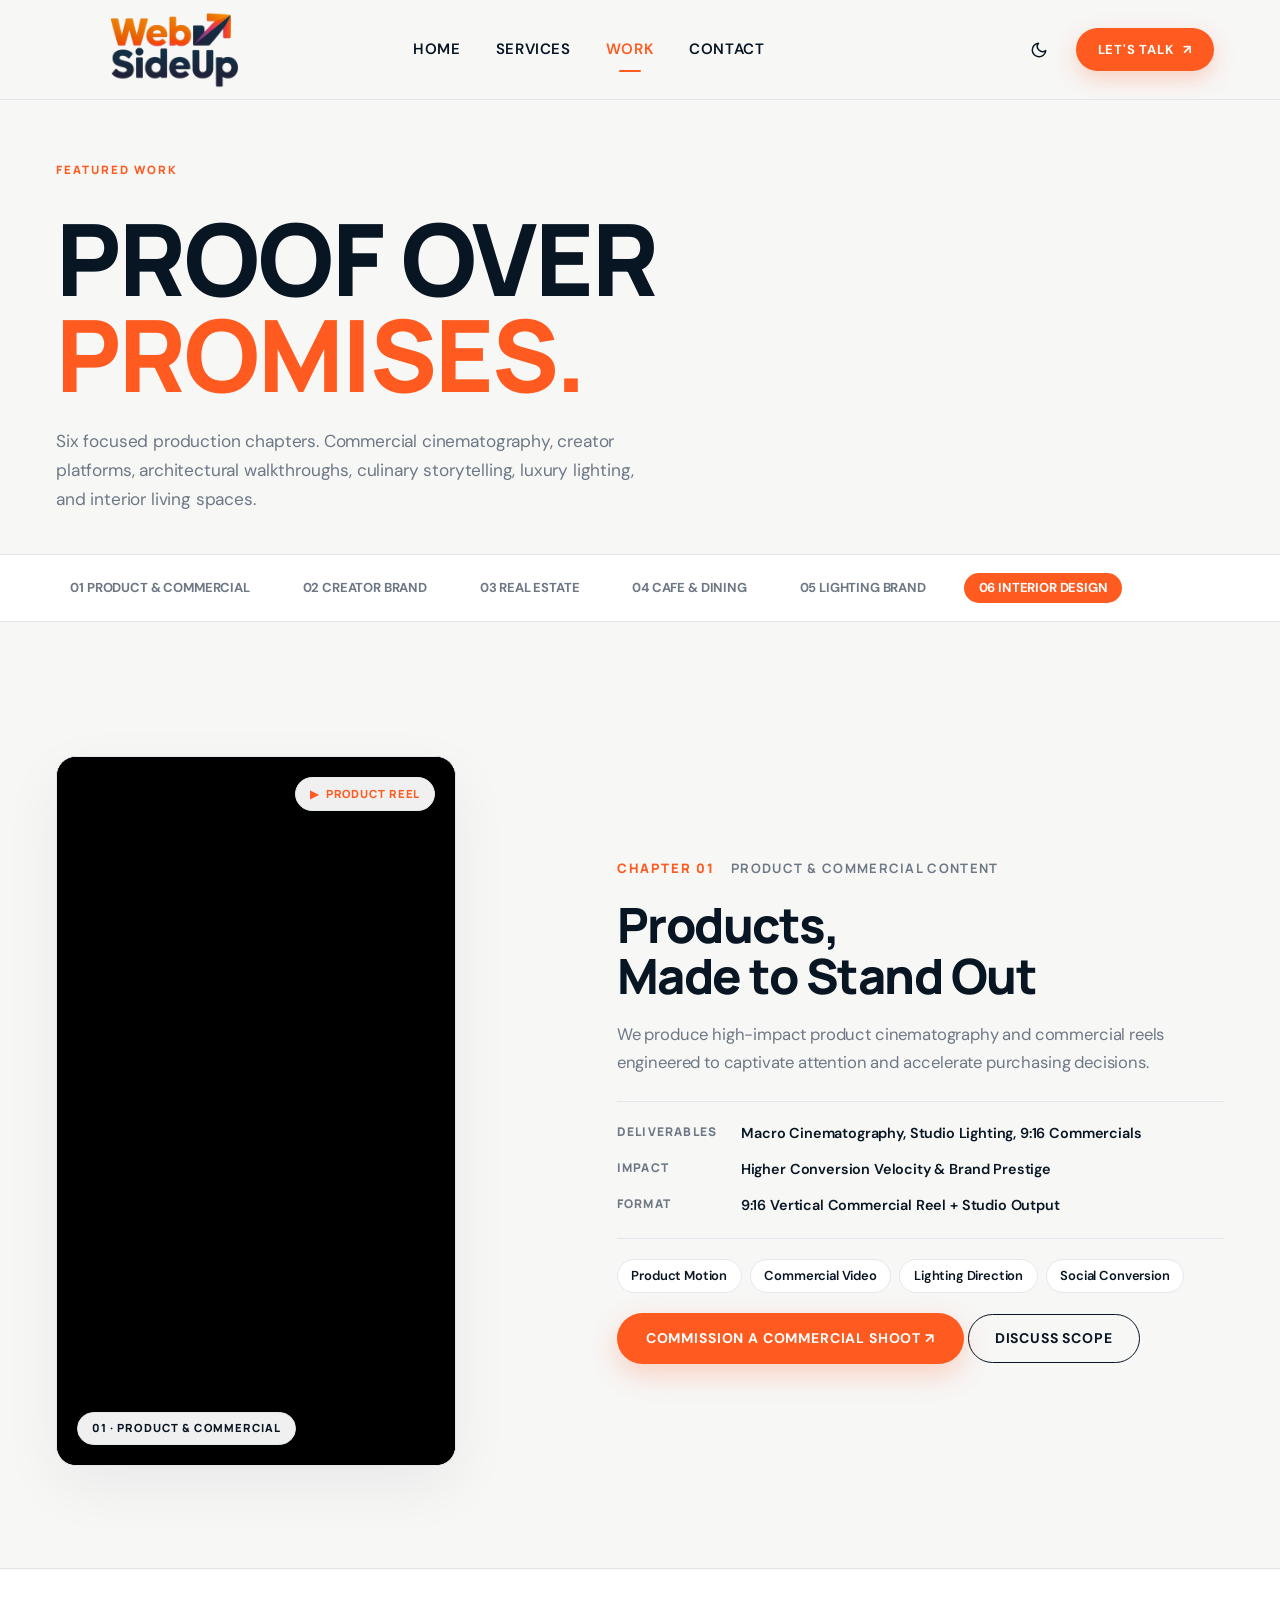
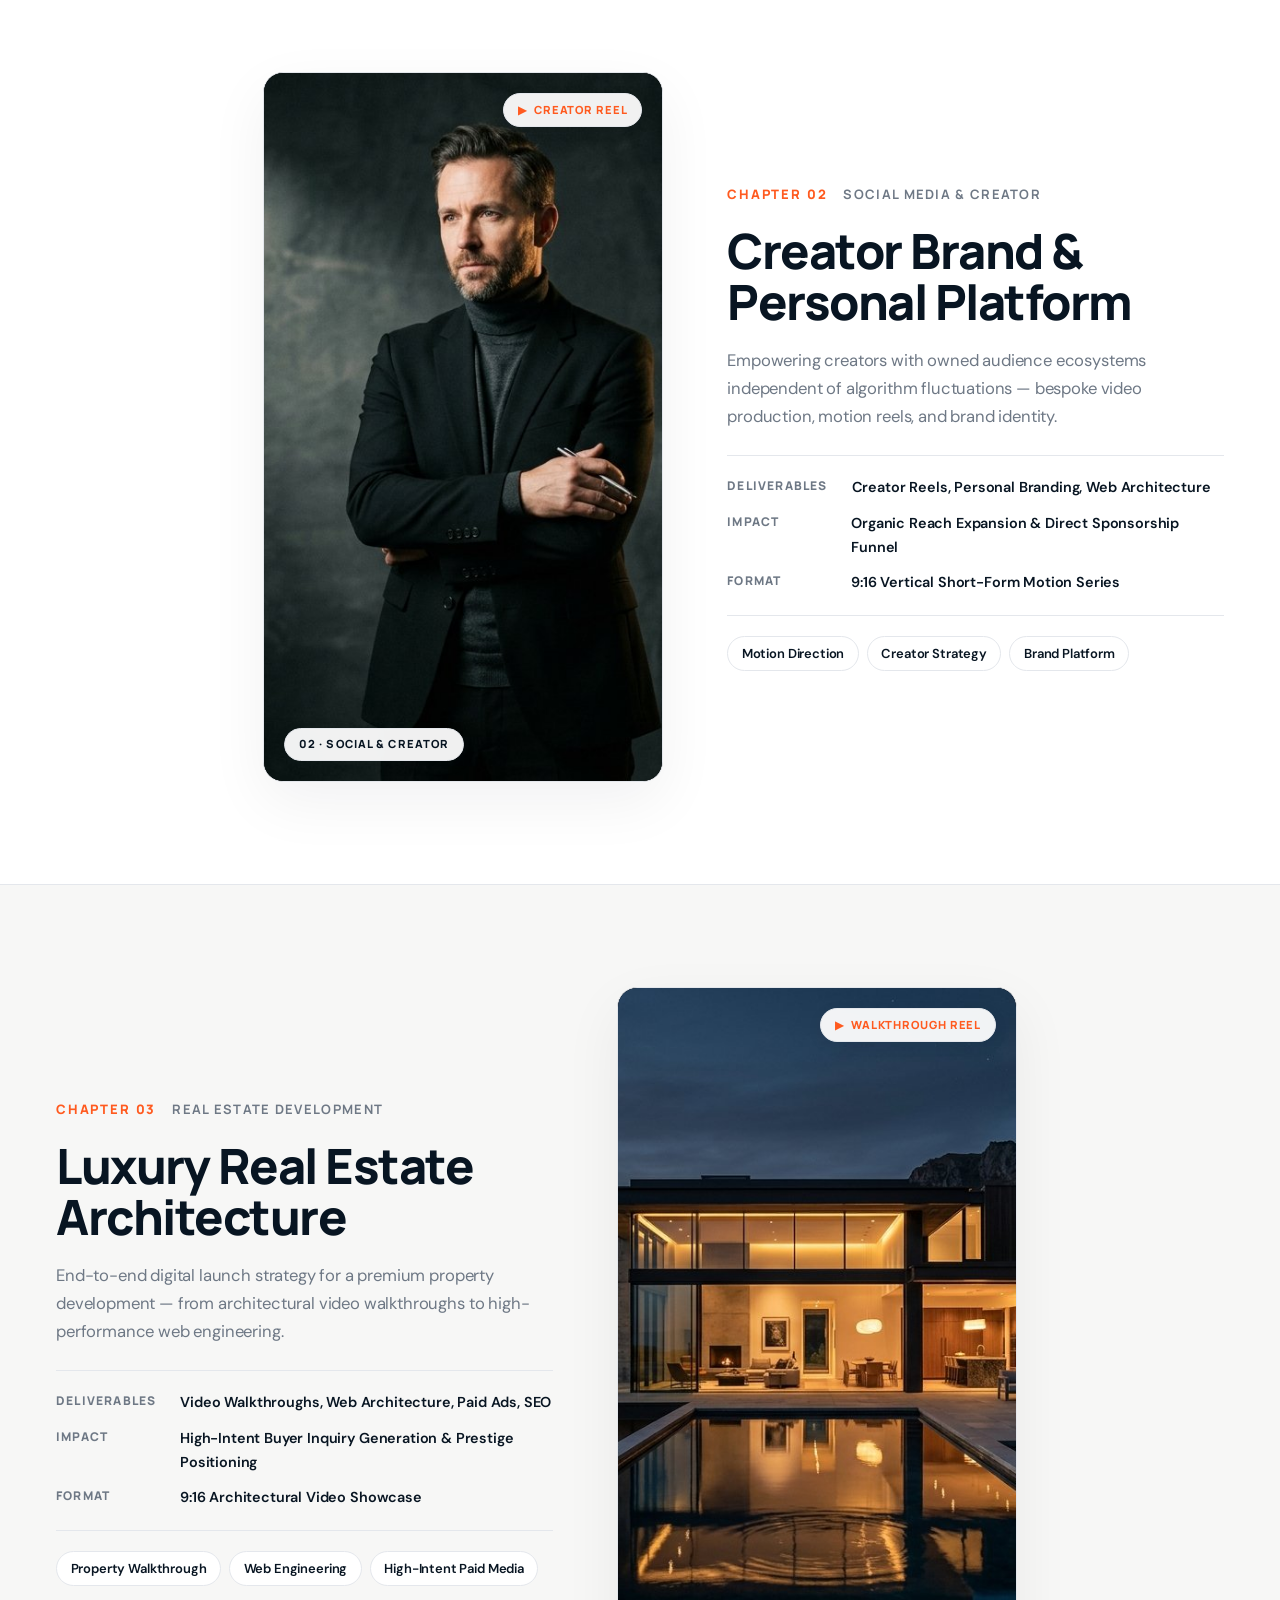
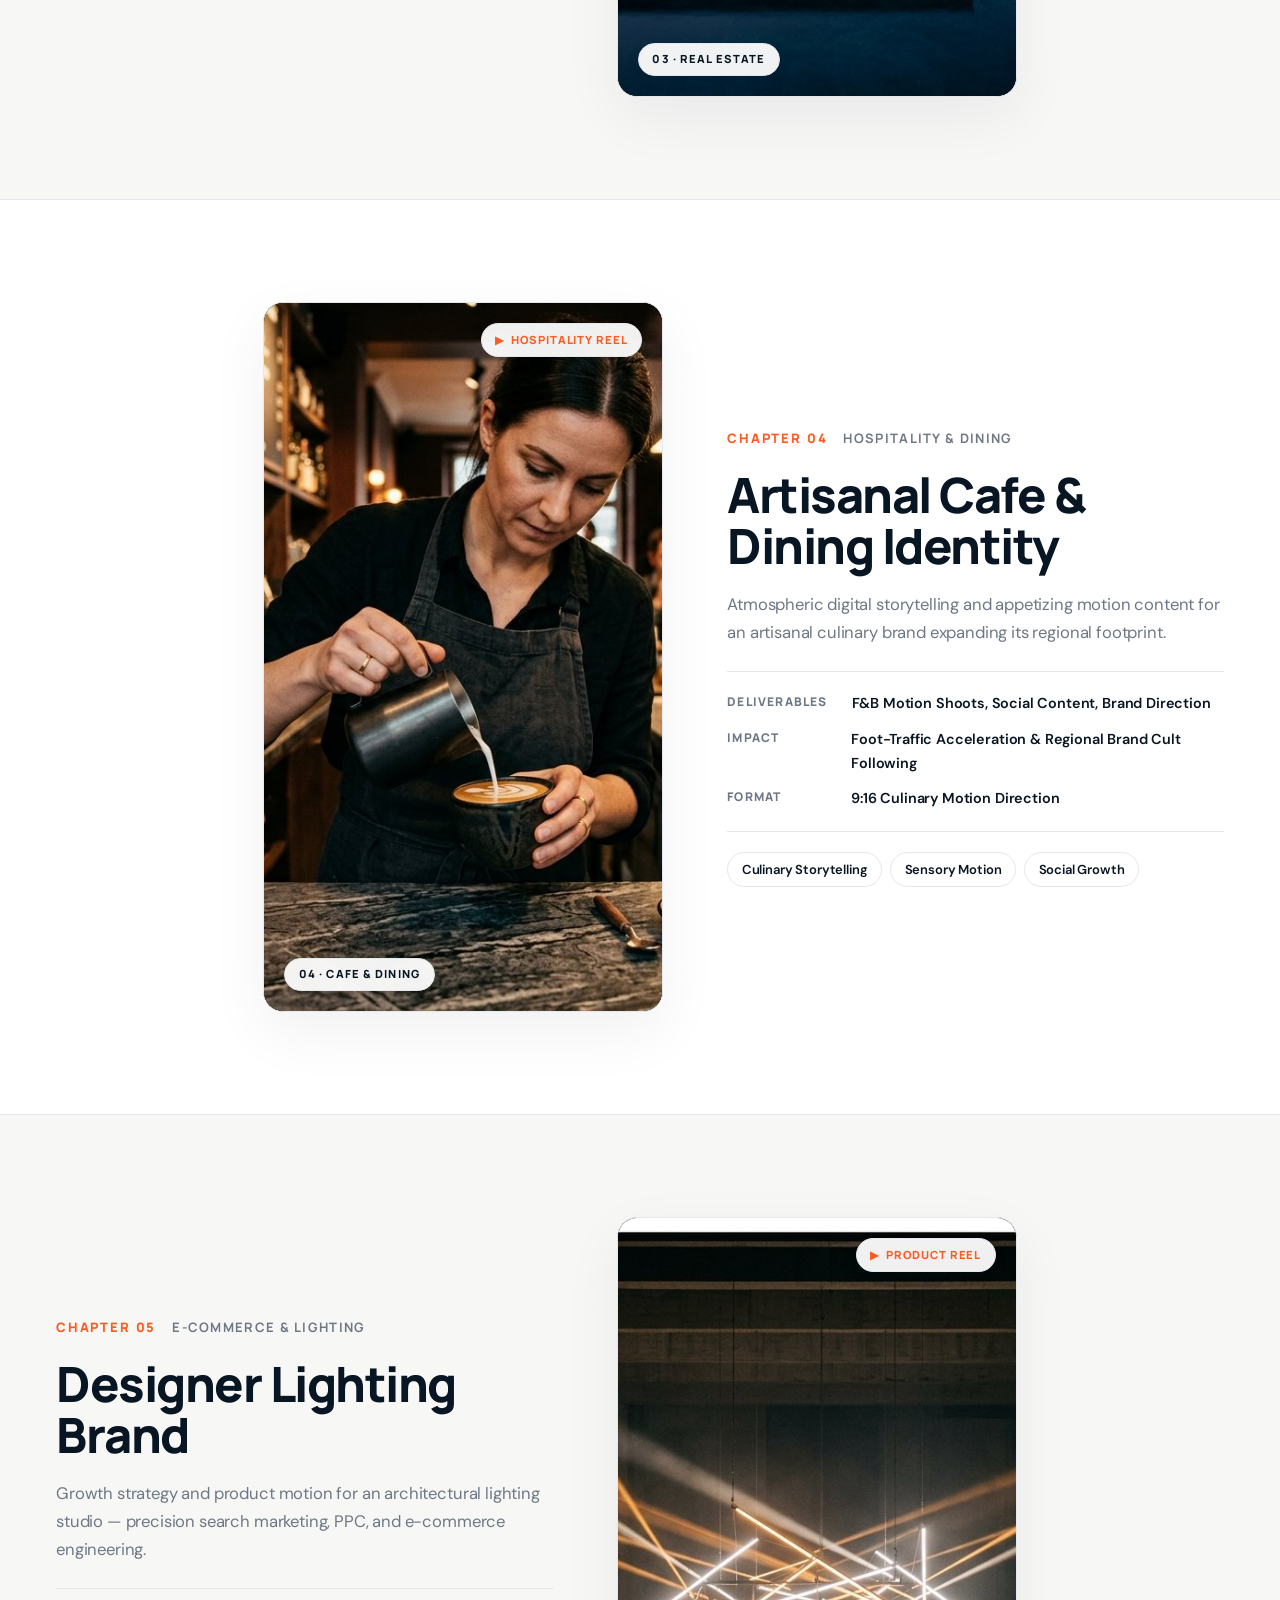
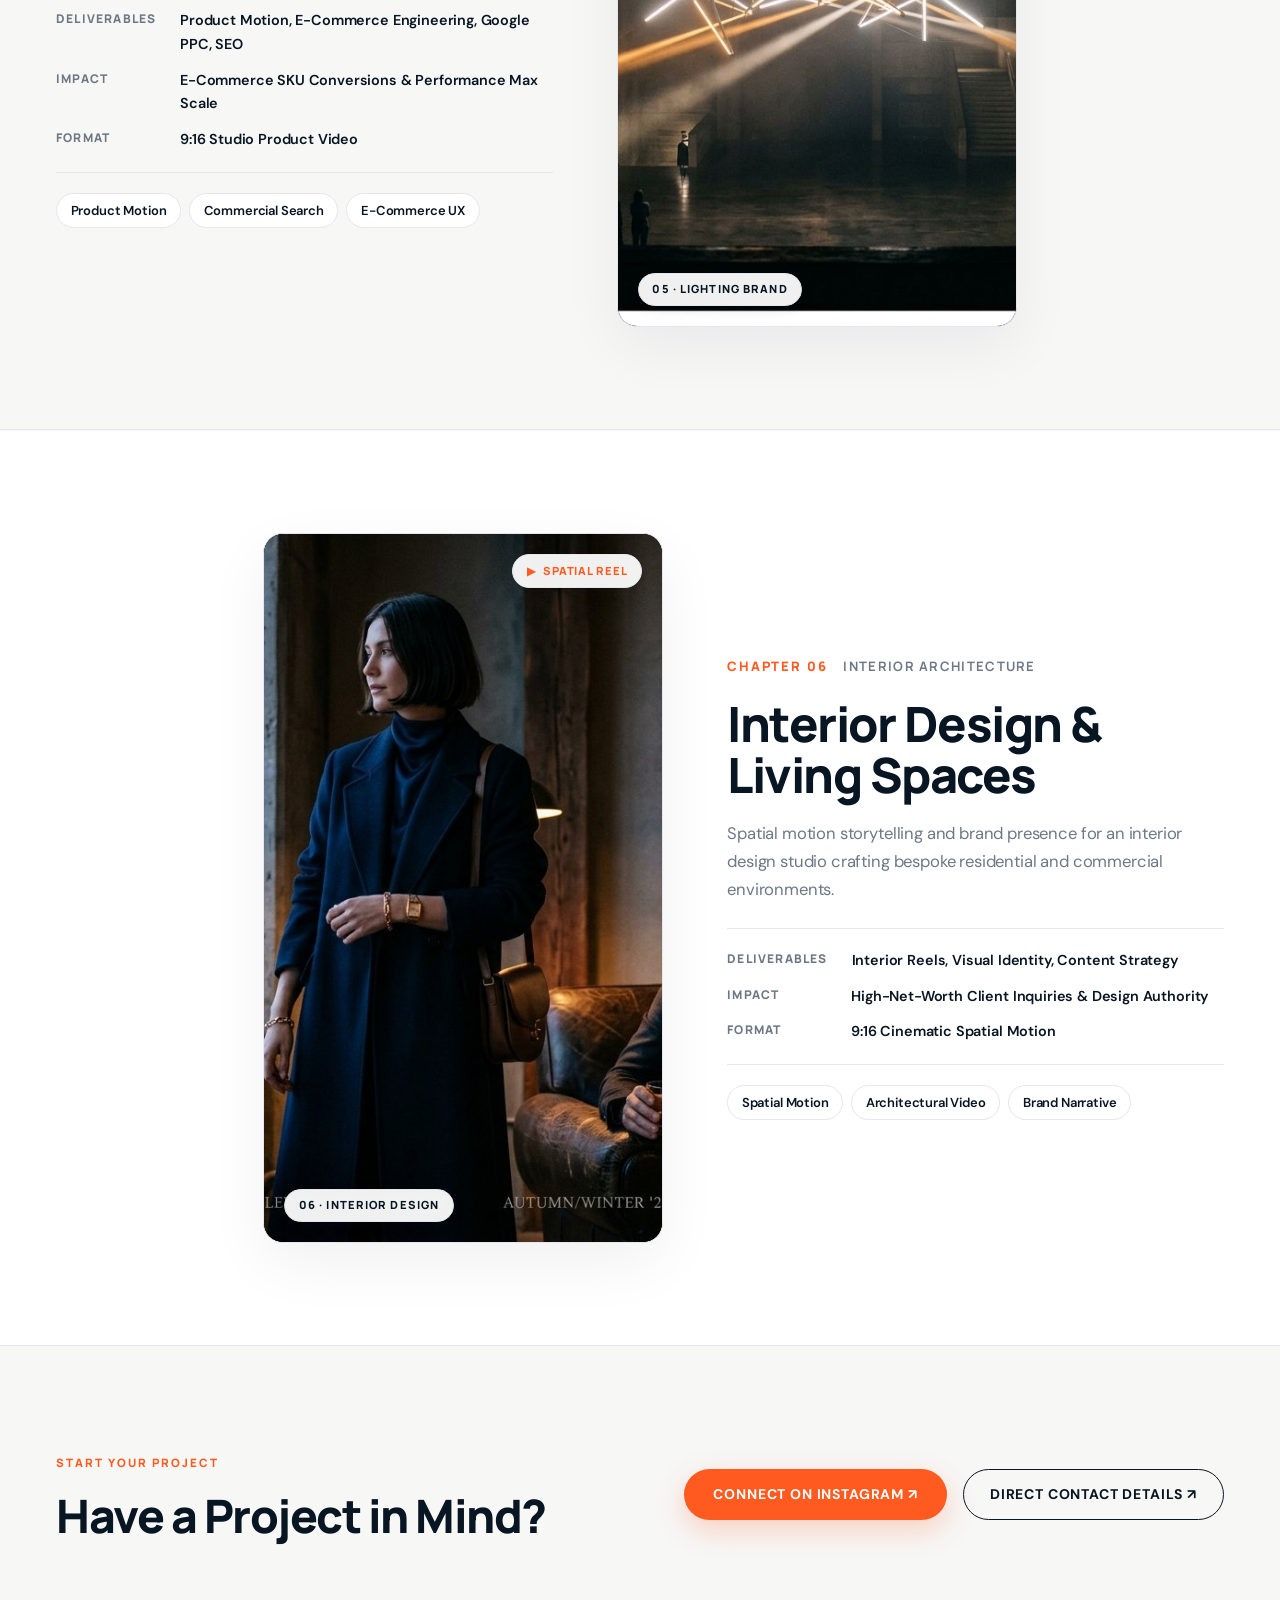
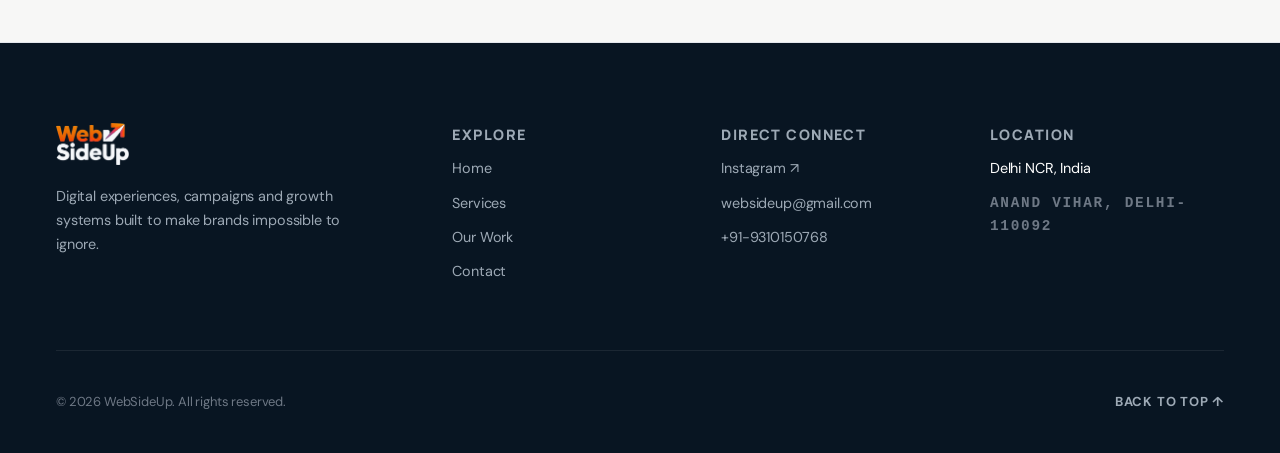
<file: work.html>
<!DOCTYPE html>
<html lang="en">
<head>
  <meta charset="UTF-8">
  <meta name="viewport" content="width=device-width, initial-scale=1.0, viewport-fit=cover">
  <title>Work &amp; Video Portfolio — WebSideUp | Selected Case Studies</title>
  <meta name="description" content="Explore WebSideUp's selected portfolio across motion, social media, real estate, hospitality, lighting, and creator brands. Proof over promises.">
  <meta name="theme-color" content="#07111d">
  <link rel="icon" type="image/png" href="assets/logos/logo-trimmed.png">
  
  <!-- Reference Typography: DM Sans + Manrope -->
  <link rel="preconnect" href="https://fonts.googleapis.com">
  <link rel="preconnect" href="https://fonts.gstatic.com" crossorigin>
  <link href="https://fonts.googleapis.com/css2?family=DM+Sans:wght@400;500;600;700&family=Manrope:wght@500;600;700;800&display=swap" rel="stylesheet">
  <link rel="stylesheet" href="system.css">
  <link rel="stylesheet" href="work.css">
</head>
<body>

  <div id="scrollProgress" role="presentation" aria-hidden="true"></div>
  <div id="cursor" aria-hidden="true"></div>

  <!-- GLOBAL NAVIGATION -->
  <header class="site-header" id="siteHeader">
    <div class="nav-inner">
      <a href="index.html" class="nav-logo" aria-label="WebSideUp — Home">
        <img src="assets/logos/logo.png" alt="WebSideUp Logo" width="160" height="60">
      </a>
      <nav class="nav-links" aria-label="Primary Navigation">
        <a href="index.html" class="nav-link">Home</a>
        <a href="services.html" class="nav-link">Services</a>
        <a href="work.html" class="nav-link active" aria-current="page">Work</a>
        <a href="contact.html" class="nav-link">Contact</a>
      </nav>
      <div class="nav-right">
                <button id="themeToggle" class="theme-toggle" aria-label="Toggle Dark Mode">
          <svg class="moon-icon" viewBox="0 0 24 24" fill="none" stroke="currentColor" stroke-width="2" stroke-linecap="round" stroke-linejoin="round" width="18" height="18"><path d="M21 12.79A9 9 0 1 1 11.21 3 7 7 0 0 0 21 12.79z"></path></svg>
          <svg class="sun-icon" viewBox="0 0 24 24" fill="none" stroke="currentColor" stroke-width="2" stroke-linecap="round" stroke-linejoin="round" width="18" height="18" style="display:none;"><circle cx="12" cy="12" r="5"></circle><line x1="12" y1="1" x2="12" y2="3"></line><line x1="12" y1="21" x2="12" y2="23"></line><line x1="4.22" y1="4.22" x2="5.64" y2="5.64"></line><line x1="18.36" y1="18.36" x2="19.78" y2="19.78"></line><line x1="1" y1="12" x2="3" y2="12"></line><line x1="21" y1="12" x2="23" y2="12"></line><line x1="4.22" y1="19.78" x2="5.64" y2="18.36"></line><line x1="18.36" y1="5.64" x2="19.78" y2="4.22"></line></svg>
        </button>
        <a href="https://www.instagram.com/websideup/" target="_blank" rel="noopener noreferrer" class="nav-cta" id="navCta">Let's Talk <span aria-hidden="true">↗</span></a>
        <button class="nav-toggle" id="navToggle" aria-label="Open navigation menu" aria-expanded="false" aria-controls="mobileDrawer">
          <span></span><span></span><span></span>
        </button>
      </div>
    </div>
  </header>

  <div class="mobile-drawer" id="mobileDrawer" aria-hidden="true">
    <nav class="mobile-nav-links" aria-label="Mobile Navigation">
      <a href="index.html" class="mobile-nav-link">Home</a>
      <a href="services.html" class="mobile-nav-link">Services</a>
      <a href="work.html" class="mobile-nav-link active" aria-current="page">Work</a>
      <a href="contact.html" class="mobile-nav-link">Contact</a>
    </nav>
    <div class="mobile-nav-meta">
      <a href="https://www.instagram.com/websideup/" target="_blank" rel="noopener noreferrer" class="mobile-nav-cta">Let's Talk ↗</a>
      <p class="type-meta" style="margin-top:1.5rem;color:var(--c-muted)">Delhi NCR, India · 28.6139° N</p>
      <a href="mailto:websideup@gmail.com" class="type-meta" style="color:var(--c-muted);margin-top:0.25rem">websideup@gmail.com</a>
      <a href="tel:+919310150768" class="type-meta" style="color:var(--c-muted);margin-top:0.25rem">+91-9310150768</a>
    </div>
  </div>

  <main>

    <!-- PAGE HERO & INTRO -->
    <section class="work-hero" aria-labelledby="workHeading">
      <div class="container">
        <span class="eyebrow reveal-on-load" style="animation-delay:0.08s">FEATURED WORK</span>
        <h1 class="type-display work-main-title reveal-on-load" id="workHeading" style="animation-delay:0.18s">
          PROOF OVER<br>
          <span class="accent">PROMISES.</span>
        </h1>
        <p class="type-body work-hero-desc reveal-on-load" style="animation-delay:0.28s">
          Six focused production chapters. Commercial cinematography, creator platforms, architectural walkthroughs, culinary storytelling, luxury lighting, and interior living spaces.
        </p>
      </div>

      <!-- Quick Section Jump Index -->
      <nav class="project-index" aria-label="Project index">
        <div class="container">
          <ol class="project-index-list" role="list">
            <li><a href="#proj-01-product" class="project-index-item active">01 PRODUCT &amp; COMMERCIAL</a></li>
            <li><a href="#proj-02-creator" class="project-index-item">02 CREATOR BRAND</a></li>
            <li><a href="#proj-03-realestate" class="project-index-item">03 REAL ESTATE</a></li>
            <li><a href="#proj-04-cafe" class="project-index-item">04 CAFE &amp; DINING</a></li>
            <li><a href="#proj-05-lighting" class="project-index-item">05 LIGHTING BRAND</a></li>
            <li><a href="#proj-06-interior" class="project-index-item">06 INTERIOR DESIGN</a></li>
          </ol>
        </div>
      </nav>
    </section>

    <!-- CONTINUOUS PROJECT CHAPTERS STREAM -->
    <div class="project-stream">

      <!-- =====================================================================
           CHAPTER 01 — PRODUCT & COMMERCIAL (Flagship Product Reel)
      ====================================================================== -->
      <section class="project-section media-left reveal" id="proj-01-product" aria-labelledby="proj-01-title">
        <div class="container">
          <div class="project-layout">
            <div class="project-media-col">
              <div class="project-media-frame">
                <div class="media-inner aspect-9-16">
                  <video
                    class="project-media-video"
                    src="/videos/compressed-final/prdocut%20focus%20-web.mp4"
                    autoplay
                    muted
                    loop
                    playsinline
                    preload="metadata"
                  ></video>
                </div>
                <span class="video-play-badge"><span class="play-icon">▶</span> Product Reel</span>
                <div class="media-overlay">
                  <span class="overlay-label">01 · PRODUCT &amp; COMMERCIAL</span>
                </div>
              </div>
            </div>
            <div class="project-text-col">
              <div class="project-meta-row">
                <span class="project-num">CHAPTER 01</span>
                <span class="project-category">PRODUCT &amp; COMMERCIAL CONTENT</span>
              </div>
              <h2 class="project-title" id="proj-01-title">Products,<br>Made to Stand Out</h2>
              <p class="project-lead">
                We produce high-impact product cinematography and commercial reels engineered to captivate attention and accelerate purchasing decisions.
              </p>
              <div class="project-specs">
                <div class="project-spec-item">
                  <span class="spec-key">DELIVERABLES</span>
                  <span class="spec-val">Macro Cinematography, Studio Lighting, 9:16 Commercials</span>
                </div>
                <div class="project-spec-item">
                  <span class="spec-key">IMPACT</span>
                  <span class="spec-val">Higher Conversion Velocity &amp; Brand Prestige</span>
                </div>
                <div class="project-spec-item">
                  <span class="spec-key">FORMAT</span>
                  <span class="spec-val">9:16 Vertical Commercial Reel + Studio Output</span>
                </div>
              </div>
              <ul class="project-tags">
                <li class="project-tag">Product Motion</li>
                <li class="project-tag">Commercial Video</li>
                <li class="project-tag">Lighting Direction</li>
                <li class="project-tag">Social Conversion</li>
              </ul>
              <div class="project-actions">
                <a href="https://www.instagram.com/websideup/" target="_blank" rel="noopener noreferrer" class="btn-primary">Commission a Commercial Shoot ↗</a>
                <a href="contact.html" class="btn-secondary">Discuss Scope</a>
              </div>
            </div>
          </div>
        </div>
      </section>

      <!-- =====================================================================
           CHAPTER 02 — SOCIAL MEDIA / CREATOR (New Creator Reel Asset)
      ====================================================================== -->
      <section class="project-section media-right reveal" id="proj-02-creator" aria-labelledby="proj-02-title">
        <div class="container">
          <div class="project-layout">
            <div class="project-media-col">
              <div class="project-media-frame">
                <div class="media-inner aspect-9-16">
                  <video
                    class="project-media-video"
                    src="/videos/compressed-final/cretaor%20brand%20-web.mp4"
                    poster="assets/posters/poster-05-influencer.jpg"
                    autoplay
                    muted
                    loop
                    playsinline
                    preload="metadata"
                  ></video>
                </div>
                <span class="video-play-badge"><span class="play-icon">▶</span> Creator Reel</span>
                <div class="media-overlay">
                  <span class="overlay-label">02 · SOCIAL &amp; CREATOR</span>
                </div>
              </div>
            </div>
            <div class="project-text-col">
              <div class="project-meta-row">
                <span class="project-num">CHAPTER 02</span>
                <span class="project-category">SOCIAL MEDIA &amp; CREATOR</span>
              </div>
              <h2 class="project-title" id="proj-02-title">Creator Brand &amp;<br>Personal Platform</h2>
              <p class="project-lead">
                Empowering creators with owned audience ecosystems independent of algorithm fluctuations — bespoke video production, motion reels, and brand identity.
              </p>
              <div class="project-specs">
                <div class="project-spec-item">
                  <span class="spec-key">DELIVERABLES</span>
                  <span class="spec-val">Creator Reels, Personal Branding, Web Architecture</span>
                </div>
                <div class="project-spec-item">
                  <span class="spec-key">IMPACT</span>
                  <span class="spec-val">Organic Reach Expansion &amp; Direct Sponsorship Funnel</span>
                </div>
                <div class="project-spec-item">
                  <span class="spec-key">FORMAT</span>
                  <span class="spec-val">9:16 Vertical Short-Form Motion Series</span>
                </div>
              </div>
              <ul class="project-tags">
                <li class="project-tag">Motion Direction</li>
                <li class="project-tag">Creator Strategy</li>
                <li class="project-tag">Brand Platform</li>
              </ul>
            </div>
          </div>
        </div>
      </section>

      <!-- =====================================================================
           CHAPTER 03 — REAL ESTATE WALKTHROUGH
      ====================================================================== -->
      <section class="project-section media-left reveal" id="proj-03-realestate" aria-labelledby="proj-03-title">
        <div class="container">
          <div class="project-layout">
            <div class="project-text-col">
              <div class="project-meta-row">
                <span class="project-num">CHAPTER 03</span>
                <span class="project-category">REAL ESTATE DEVELOPMENT</span>
              </div>
              <h2 class="project-title" id="proj-03-title">Luxury Real Estate<br>Architecture</h2>
              <p class="project-lead">
                End-to-end digital launch strategy for a premium property development — from architectural video walkthroughs to high-performance web engineering.
              </p>
              <div class="project-specs">
                <div class="project-spec-item">
                  <span class="spec-key">DELIVERABLES</span>
                  <span class="spec-val">Video Walkthroughs, Web Architecture, Paid Ads, SEO</span>
                </div>
                <div class="project-spec-item">
                  <span class="spec-key">IMPACT</span>
                  <span class="spec-val">High-Intent Buyer Inquiry Generation &amp; Prestige Positioning</span>
                </div>
                <div class="project-spec-item">
                  <span class="spec-key">FORMAT</span>
                  <span class="spec-val">9:16 Architectural Video Showcase</span>
                </div>
              </div>
              <ul class="project-tags">
                <li class="project-tag">Property Walkthrough</li>
                <li class="project-tag">Web Engineering</li>
                <li class="project-tag">High-Intent Paid Media</li>
              </ul>
            </div>
            <div class="project-media-col">
              <div class="project-media-frame">
                <div class="media-inner aspect-9-16">
                  <video
                    class="project-media-video"
                    src="/videos/compressed-final/real%20estate%20-web.mp4"
                    poster="assets/posters/poster-02-realestate.jpg"
                    autoplay
                    muted
                    loop
                    playsinline
                    preload="metadata"
                  ></video>
                </div>
                <span class="video-play-badge"><span class="play-icon">▶</span> Walkthrough Reel</span>
                <div class="media-overlay">
                  <span class="overlay-label">03 · REAL ESTATE</span>
                </div>
              </div>
            </div>
          </div>
        </div>
      </section>

      <!-- =====================================================================
           CHAPTER 04 — NEW CAFE REEL ASSET
      ====================================================================== -->
      <section class="project-section media-right reveal" id="proj-04-cafe" aria-labelledby="proj-04-title">
        <div class="container">
          <div class="project-layout">
            <div class="project-media-col">
              <div class="project-media-frame">
                <div class="media-inner aspect-9-16">
                  <video
                    class="project-media-video"
                    src="/videos/compressed-final/cafe%20-web.mp4"
                    poster="assets/posters/poster-03-cafe.jpg"
                    autoplay
                    muted
                    loop
                    playsinline
                    preload="metadata"
                  ></video>
                </div>
                <span class="video-play-badge"><span class="play-icon">▶</span> Hospitality Reel</span>
                <div class="media-overlay">
                  <span class="overlay-label">04 · CAFE &amp; DINING</span>
                </div>
              </div>
            </div>
            <div class="project-text-col">
              <div class="project-meta-row">
                <span class="project-num">CHAPTER 04</span>
                <span class="project-category">HOSPITALITY &amp; DINING</span>
              </div>
              <h2 class="project-title" id="proj-04-title">Artisanal Cafe &amp;<br>Dining Identity</h2>
              <p class="project-lead">
                Atmospheric digital storytelling and appetizing motion content for an artisanal culinary brand expanding its regional footprint.
              </p>
              <div class="project-specs">
                <div class="project-spec-item">
                  <span class="spec-key">DELIVERABLES</span>
                  <span class="spec-val">F&amp;B Motion Shoots, Social Content, Brand Direction</span>
                </div>
                <div class="project-spec-item">
                  <span class="spec-key">IMPACT</span>
                  <span class="spec-val">Foot-Traffic Acceleration &amp; Regional Brand Cult Following</span>
                </div>
                <div class="project-spec-item">
                  <span class="spec-key">FORMAT</span>
                  <span class="spec-val">9:16 Culinary Motion Direction</span>
                </div>
              </div>
              <ul class="project-tags">
                <li class="project-tag">Culinary Storytelling</li>
                <li class="project-tag">Sensory Motion</li>
                <li class="project-tag">Social Growth</li>
              </ul>
            </div>
          </div>
        </div>
      </section>

      <!-- =====================================================================
           CHAPTER 05 — LIGHTING BRAND
      ====================================================================== -->
      <section class="project-section media-left reveal" id="proj-05-lighting" aria-labelledby="proj-05-title">
        <div class="container">
          <div class="project-layout">
            <div class="project-text-col">
              <div class="project-meta-row">
                <span class="project-num">CHAPTER 05</span>
                <span class="project-category">E-COMMERCE &amp; LIGHTING</span>
              </div>
              <h2 class="project-title" id="proj-05-title">Designer Lighting<br>Brand</h2>
              <p class="project-lead">
                Growth strategy and product motion for an architectural lighting studio — precision search marketing, PPC, and e-commerce engineering.
              </p>
              <div class="project-specs">
                <div class="project-spec-item">
                  <span class="spec-key">DELIVERABLES</span>
                  <span class="spec-val">Product Motion, E-Commerce Engineering, Google PPC, SEO</span>
                </div>
                <div class="project-spec-item">
                  <span class="spec-key">IMPACT</span>
                  <span class="spec-val">E-Commerce SKU Conversions &amp; Performance Max Scale</span>
                </div>
                <div class="project-spec-item">
                  <span class="spec-key">FORMAT</span>
                  <span class="spec-val">9:16 Studio Product Video</span>
                </div>
              </div>
              <ul class="project-tags">
                <li class="project-tag">Product Motion</li>
                <li class="project-tag">Commercial Search</li>
                <li class="project-tag">E-Commerce UX</li>
              </ul>
            </div>
            <div class="project-media-col">
              <div class="project-media-frame">
                <div class="media-inner aspect-9-16">
                  <video
                    class="project-media-video"
                    src="/videos/compressed-final/lighting-web.mp4"
                    poster="assets/posters/poster-04-lighting.jpg"
                    autoplay
                    muted
                    loop
                    playsinline
                    preload="metadata"
                  ></video>
                </div>
                <span class="video-play-badge"><span class="play-icon">▶</span> Product Reel</span>
                <div class="media-overlay">
                  <span class="overlay-label">05 · LIGHTING BRAND</span>
                </div>
              </div>
            </div>
          </div>
        </div>
      </section>

      <!-- =====================================================================
           CHAPTER 06 — INTERIOR DESIGN
      ====================================================================== -->
      <section class="project-section media-right reveal" id="proj-06-interior" aria-labelledby="proj-06-title">
        <div class="container">
          <div class="project-layout">
            <div class="project-media-col">
              <div class="project-media-frame">
                <div class="media-inner aspect-9-16">
                  <video
                    class="project-media-video"
                    src="/videos/compressed-final/interiror%20desgn-web.mp4"
                    poster="assets/posters/poster-01-social.jpg"
                    autoplay
                    muted
                    loop
                    playsinline
                    preload="metadata"
                  ></video>
                </div>
                <span class="video-play-badge"><span class="play-icon">▶</span> Spatial Reel</span>
                <div class="media-overlay">
                  <span class="overlay-label">06 · INTERIOR DESIGN</span>
                </div>
              </div>
            </div>
            <div class="project-text-col">
              <div class="project-meta-row">
                <span class="project-num">CHAPTER 06</span>
                <span class="project-category">INTERIOR ARCHITECTURE</span>
              </div>
              <h2 class="project-title" id="proj-06-title">Interior Design &amp;<br>Living Spaces</h2>
              <p class="project-lead">
                Spatial motion storytelling and brand presence for an interior design studio crafting bespoke residential and commercial environments.
              </p>
              <div class="project-specs">
                <div class="project-spec-item">
                  <span class="spec-key">DELIVERABLES</span>
                  <span class="spec-val">Interior Reels, Visual Identity, Content Strategy</span>
                </div>
                <div class="project-spec-item">
                  <span class="spec-key">IMPACT</span>
                  <span class="spec-val">High-Net-Worth Client Inquiries &amp; Design Authority</span>
                </div>
                <div class="project-spec-item">
                  <span class="spec-key">FORMAT</span>
                  <span class="spec-val">9:16 Cinematic Spatial Motion</span>
                </div>
              </div>
              <ul class="project-tags">
                <li class="project-tag">Spatial Motion</li>
                <li class="project-tag">Architectural Video</li>
                <li class="project-tag">Brand Narrative</li>
              </ul>
            </div>
          </div>
        </div>
      </section>

    </div>

    <!-- PORTFOLIO BOTTOM CTA -->
    <section class="portfolio-cta-section">
      <div class="container">
        <div class="portfolio-cta-inner">
          <div>
            <span class="eyebrow">START YOUR PROJECT</span>
            <h2 class="portfolio-cta-title" style="margin-top:0.5rem">
              Have a Project in Mind?
            </h2>
          </div>
          <div style="display:flex;gap:1rem;flex-wrap:wrap">
            <a href="https://www.instagram.com/websideup/" target="_blank" rel="noopener noreferrer" class="btn-primary">
              Connect on Instagram ↗
            </a>
            <a href="contact.html" class="btn-secondary">
              Direct Contact Details ↗
            </a>
          </div>
        </div>
      </div>
    </section>

  </main>

  <!-- SITE FOOTER -->
  <footer class="site-footer" id="footer">
    <div class="container">
      <div class="footer-grid">
        <div class="footer-brand-col">
          <img src="assets/logos/logo-light.png" alt="WebSideUp" class="footer-brand-mark" width="130" height="48">
          <p class="footer-tagline">
            Digital experiences, campaigns and growth systems built to make brands impossible to ignore.
          </p>
        </div>
        <div class="footer-col">
          <p class="footer-col-label">Explore</p>
          <a href="index.html">Home</a>
          <a href="services.html">Services</a>
          <a href="work.html">Our Work</a>
          <a href="contact.html">Contact</a>
        </div>
        <div class="footer-col">
          <p class="footer-col-label">Direct Connect</p>
          <a href="https://www.instagram.com/websideup/" target="_blank" rel="noopener noreferrer">Instagram ↗</a>
          <a href="mailto:websideup@gmail.com">websideup@gmail.com</a>
          <a href="tel:+919310150768">+91-9310150768</a>
        </div>
        <div class="footer-col">
          <p class="footer-col-label">Location</p>
          <p style="color:#ffffff">Delhi NCR, India</p>
          <p class="type-meta" style="color:#6e7885;margin-top:0.25rem">Anand Vihar, Delhi-110092</p>
        </div>
      </div>
      <div class="footer-bottom">
        <p class="footer-copy">© 2026 WebSideUp. All rights reserved.</p>
        <a href="#siteHeader" class="footer-back-top">Back to top ↑</a>
      </div>
    </div>
  </footer>

  <script src="site.js"></script>
  <script src="work.js"></script>
</body>
</html>
</file>
<file: system.css>
/* ==========================================================================
   WEBSIDEUP — UNIFIED DESIGN SYSTEM
   Editorial Warm Paper Atmosphere (#F7F7F6) + WEBSIDEUP Orange + Deep Navy Accent
   Single Connected Website Architecture
   ========================================================================== */

@import url('https://fonts.googleapis.com/css2?family=DM+Sans:wght@400;500;600;700&family=Manrope:wght@600;700;800;900&display=swap');

/* --------------------------------------------------------------------------
   1. COLOR SYSTEM & ATMOSPHERE TOKENS
   - Warm Paper Background (#F7F7F6)
   - Dominant Brand Typography: WEBSIDEUP Orange (#FF5A1F)
   - Accent & Structure: Deep Midnight Navy (#081522)
   - Hairline Lines: (#E4E7EC)
   -------------------------------------------------------------------------- */
:root {
  /* Primary Warm Paper Canvas Background */
  --c-bg:          #F7F7F6;   /* Exact warm paper / soft off-white */
  --paper:         #F7F7F6;   /* Editorial warm atmosphere */
  --c-surface:     #FFFFFF;   /* Pure white card surface */
  --c-surface-2:   #EFEFED;   /* Subtle elevated surface */
  --c-surface-3:   #E5E5E2;   /* Structural container */

  /* WEBSIDEUP Signature Orange */
  --orange:        #FF5A1F;   /* Official WEBSIDEUP Orange */
  --orange-hover:  #FF7438;
  --c-orange:      #FF5A1F;
  --c-orange-dim:  rgba(255, 90, 31, 0.08);
  --c-orange-glow: rgba(255, 90, 31, 0.25);

  /* Deep Midnight Navy */
  --ink:           #081522;   /* Deep Midnight Navy */
  --ink2:          #102337;   /* Secondary deep tone */
  --ink-muted:     #6E7885;   /* Editorial muted grey-navy */
  --ink-dim:       #9DA9B5;   /* Meta & label tone */
  --c-high:        #FF5A1F;   /* Primary dominant headlines in Orange */
  --c-navy:        #081522;   /* Accent Navy */
  --c-muted:       #6E7885;   /* Readable body copy */
  --c-dim:         #9DA9B5;   /* Subtle structural navy */
  --c-white:       #FFFFFF;

  /* Subtle Lines & Hairline Borders */
  --line:          #E4E7EC;   /* Clean subtle line */
  --line-strong:   rgba(8, 21, 34, 0.18);
  --c-border:      #E4E7EC;
  --c-border-m:    rgba(8, 21, 34, 0.18);
  --shadow:        0 20px 60px rgba(8, 21, 34, 0.06);

  /* Typography Stack */
  --f-display:     'Manrope', -apple-system, BlinkMacSystemFont, 'Segoe UI', sans-serif;
  --f-sans:        'DM Sans', Arial, -apple-system, BlinkMacSystemFont, 'Segoe UI', sans-serif;
  --f-mono:        ui-monospace, SFMono-Regular, Menlo, Monaco, Consolas, monospace;

  /* Layout & Sizing */
  --max-w:         1260px;
  --gutter:        clamp(1.25rem, 4.5vw, 3.5rem);
  --header-h:      100px;
  --header-h-scroll: 80px;
  
  --nav-bg:        rgba(247, 247, 246, 0.92);
  --nav-bg-scrolled: rgba(247, 247, 246, 0.98);

  /* Motion Curves */
  --ease-out:      cubic-bezier(0.16, 1, 0.3, 1);
  --ease-in-out:   cubic-bezier(0.65, 0, 0.35, 1);
}

/* --------------------------------------------------------------------------
   DARK MODE OVERRIDES
   -------------------------------------------------------------------------- */
[data-theme="dark"] {
  --c-bg:          #060c13;
  --paper:         #060c13;
  --c-surface:     #0c1520;
  --c-surface-2:   #121d2b;
  --c-surface-3:   #1a2839;

  --ink:           #F7F7F6;
  --ink2:          #D9E1EB;
  --ink-muted:     #9DA9B5;
  --ink-dim:       #6E7885;
  
  --c-high:        #FF5A1F;
  --c-navy:        #F7F7F6;
  --c-muted:       #9DA9B5;
  --c-dim:         #6E7885;
  
  --line:          rgba(255, 255, 255, 0.08);
  --line-strong:   rgba(255, 255, 255, 0.15);
  --c-border:      rgba(255, 255, 255, 0.08);
  --c-border-m:    rgba(255, 255, 255, 0.15);
  --shadow:        0 20px 60px rgba(0, 0, 0, 0.5);

  --nav-bg:        rgba(6, 12, 19, 0.92);
  --nav-bg-scrolled: rgba(6, 12, 19, 0.98);
}

[data-theme="dark"] .nav-logo img {
  content: url('assets/logos/logo-light.png');
}

/* --------------------------------------------------------------------------
   2. RESET & BASE
   -------------------------------------------------------------------------- */
*, *::before, *::after {
  box-sizing: border-box;
  margin: 0;
  padding: 0;
}

html {
  font-size: 16px;
  scroll-behavior: smooth;
  -webkit-font-smoothing: antialiased;
  -moz-osx-font-smoothing: grayscale;
  background-color: var(--c-bg);
  color: var(--ink);
  overflow-x: hidden;
  transition: background-color 0.4s var(--ease-out), color 0.4s var(--ease-out);
}

body {
  font-family: var(--f-sans);
  background: var(--c-bg);
  color: var(--ink);
  min-height: 100svh;
  overflow-x: hidden;
  line-height: 1.65;
  cursor: auto;
  position: relative;
  letter-spacing: -0.01em;
  transition: background-color 0.4s var(--ease-out), color 0.4s var(--ease-out);
}

body.has-custom-cursor {
  cursor: none;
}

@media (pointer: coarse) {
  body, body.has-custom-cursor {
    cursor: auto !important;
  }
}

a, button {
  touch-action: manipulation;
}

a {
  color: inherit;
  text-decoration: none;
}

ul, ol {
  list-style: none;
}

img, video {
  display: block;
  max-width: 100%;
  height: auto;
}

button {
  border: none;
  background: none;
  font: inherit;
  cursor: pointer;
  color: inherit;
}

:focus-visible {
  outline: 2px solid var(--orange);
  outline-offset: 3px;
}

/* --------------------------------------------------------------------------
   3. SCROLL PROGRESS
   -------------------------------------------------------------------------- */
#scrollProgress {
  position: fixed;
  top: 0;
  left: 0;
  width: 0%;
  height: 3px;
  background: var(--orange);
  z-index: 9999;
  pointer-events: none;
  transition: width 0.1s linear;
}

/* --------------------------------------------------------------------------
   4. MINIMAL CUSTOM CURSOR (Desktop Only)
   -------------------------------------------------------------------------- */
#cursor {
  position: fixed;
  top: 0;
  left: 0;
  width: 8px;
  height: 8px;
  background: var(--orange);
  border-radius: 50%;
  pointer-events: none;
  z-index: 9998;
  transform: translate(-50%, -50%);
  transition: width 0.2s var(--ease-out),
              height 0.2s var(--ease-out),
              background 0.18s ease,
              border-color 0.18s ease,
              opacity 0.2s ease;
  will-change: transform;
  display: none;
}

body.has-custom-cursor #cursor {
  display: flex;
  align-items: center;
  justify-content: center;
}

#cursor.cursor-hover {
  width: 44px;
  height: 44px;
  background: transparent;
  border: 1.5px solid var(--orange);
}

#cursor.cursor-view,
#cursor.cursor-play {
  width: 76px;
  height: 76px;
  background: rgba(247, 247, 246, 0.96);
  border: 1.5px solid var(--orange);
  box-shadow: 0 10px 32px rgba(8, 21, 34, 0.12);
}

#cursor.cursor-view::after {
  content: 'VIEW ↗';
  font-family: var(--f-sans);
  font-size: 0.68rem;
  font-weight: 700;
  letter-spacing: 0.12em;
  color: var(--orange);
  white-space: nowrap;
}

#cursor.cursor-play::after {
  content: 'PLAY ▶';
  font-family: var(--f-sans);
  font-size: 0.68rem;
  font-weight: 700;
  letter-spacing: 0.12em;
  color: var(--orange);
  white-space: nowrap;
}

/* --------------------------------------------------------------------------
   5. CONTAINER & SECTION RHYTHM
   -------------------------------------------------------------------------- */
.container {
  width: min(var(--max-w), calc(100% - var(--gutter) * 2));
  margin: 0 auto;
}

.section {
  padding: clamp(5rem, 8.5vw, 8rem) 0;
  position: relative;
}

.hr-thin {
  border: none;
  border-top: 1px solid var(--line);
  margin: 0;
}

/* --------------------------------------------------------------------------
   6. TYPOGRAPHY SYSTEM (Manrope + DM Sans)
   -------------------------------------------------------------------------- */
.type-display {
  font-family: var(--f-display);
  font-size: clamp(3.2rem, 7.8vw, 7rem);
  font-weight: 900;
  line-height: 0.96;
  letter-spacing: -2.5px;
  color: var(--orange);
  text-transform: uppercase;
}

.type-headline {
  font-family: var(--f-display);
  font-size: clamp(2.4rem, 5vw, 4.8rem);
  font-weight: 800;
  line-height: 1.02;
  letter-spacing: -2px;
  color: var(--orange);
  text-transform: uppercase;
}

.type-heading {
  font-family: var(--f-display);
  font-size: clamp(1.6rem, 3vw, 2.6rem);
  font-weight: 800;
  line-height: 1.12;
  letter-spacing: -1px;
  color: var(--ink);
}

.type-body {
  font-family: var(--f-sans);
  font-size: clamp(1rem, 1.2vw, 1.125rem);
  line-height: 1.7;
  color: var(--ink-muted);
  font-weight: 400;
  max-width: 56ch;
}

.type-meta {
  font-family: var(--f-mono);
  font-size: 0.75rem;
  font-weight: 700;
  letter-spacing: 0.12em;
  text-transform: uppercase;
  color: var(--ink-dim);
}

.eyebrow {
  font-family: var(--f-display);
  font-size: 0.72rem;
  font-weight: 800;
  letter-spacing: 2px;
  text-transform: uppercase;
  color: var(--orange);
  display: inline-block;
  margin-bottom: 0.75rem;
}

.accent {
  color: var(--orange);
  font-style: normal;
}

.accent-navy {
  color: var(--ink);
  font-style: normal;
}

/* System descriptor line for disciplines */
.disciplines-engine {
  font-family: var(--f-mono);
  font-size: clamp(0.72rem, 0.95vw, 0.82rem);
  font-weight: 800;
  letter-spacing: 0.22em;
  text-transform: uppercase;
  color: var(--ink);
  margin-top: 0.75rem;
  display: block;
}

/* --------------------------------------------------------------------------
   7. NAVIGATION
   -------------------------------------------------------------------------- */
.site-header {
  position: fixed;
  top: 0;
  left: 0;
  right: 0;
  height: var(--header-h);
  z-index: 900;
  display: flex;
  align-items: center;
  transition: background 0.35s ease, border-color 0.35s ease, height 0.35s var(--ease-out), box-shadow 0.35s ease;
  background: var(--nav-bg);
  backdrop-filter: blur(14px);
  -webkit-backdrop-filter: blur(14px);
  border-bottom: 1px solid var(--line);
}

.site-header.scrolled {
  background: var(--nav-bg-scrolled);
  height: var(--header-h-scroll);
  box-shadow: 0 10px 30px rgba(8, 21, 34, 0.05);
}

.nav-inner {
  width: 100%;
  max-width: var(--max-w);
  margin: 0 auto;
  padding: 0 var(--gutter);
  display: flex;
  align-items: center;
  justify-content: space-between;
}

/* WEBSIDEUP LOGO */
.nav-logo {
  display: flex;
  align-items: center;
  flex-shrink: 0;
  padding: 0.25rem 0;
  transition: opacity 0.2s ease, transform 0.2s ease;
}

.nav-logo:hover {
  opacity: 0.88;
  transform: translateY(-1px);
}

.nav-logo img {
  height: clamp(65px, 8vw, 90px);
  width: auto;
  display: block;
  transform: scale(2.4);
  transform-origin: left center;
  transition: height 0.3s var(--ease-out), transform 0.3s ease;
}

.site-header.scrolled .nav-logo img {
  height: clamp(50px, 6vw, 65px);
  transform: scale(2.0);
}

@media (max-width: 1024px) {
  .nav-logo img {
    height: clamp(45px, 6vw, 60px);
    transform: scale(2.0);
  }
  .site-header.scrolled .nav-logo img {
    height: clamp(40px, 5vw, 50px);
    transform: scale(1.6);
  }
}

@media (max-width: 640px) {
  .nav-logo img {
    height: clamp(38px, 5vw, 45px);
    transform: scale(1.8);
  }
  .site-header.scrolled .nav-logo img {
    height: clamp(32px, 4vw, 40px);
    transform: scale(1.5);
  }
}

/* 4 Clean Navigation Links */
.nav-links {
  display: flex;
  align-items: center;
  gap: 2.2rem;
}

.nav-link {
  font-family: var(--f-sans);
  font-size: 0.938rem;
  font-weight: 600;
  letter-spacing: 0.04em;
  text-transform: uppercase;
  color: var(--ink);
  transition: color 0.2s ease;
  position: relative;
  padding: 0.5rem 0;
}

.nav-link::after {
  content: '';
  position: absolute;
  bottom: -2px;
  left: 50%;
  transform: translateX(-50%);
  width: 0;
  height: 2px;
  background: var(--orange);
  border-radius: 9px;
  transition: width 0.25s var(--ease-out);
}

.nav-link:hover,
.nav-link.active {
  color: var(--orange);
}

.nav-link:hover::after,
.nav-link.active::after {
  width: 22px;
}

.nav-right {
  display: flex;
  align-items: center;
  gap: 1.25rem;
}

.theme-toggle {
  background: transparent;
  border: none;
  cursor: pointer;
  color: var(--ink);
  display: flex;
  align-items: center;
  justify-content: center;
  padding: 8px;
  border-radius: 50%;
  transition: background 0.2s ease, color 0.2s ease, transform 0.2s ease;
}

.theme-toggle:hover {
  background: rgba(100, 100, 100, 0.1);
  transform: scale(1.05);
  color: var(--orange);
}

.nav-cta {
  display: inline-flex;
  align-items: center;
  gap: 0.55rem;
  padding: 11px 22px;
  border-radius: 999px;
  font-family: var(--f-sans);
  font-size: 0.813rem;
  font-weight: 700;
  letter-spacing: 0.06em;
  text-transform: uppercase;
  color: #FFFFFF;
  background: var(--orange);
  box-shadow: 0 8px 22px rgba(255, 90, 31, 0.25);
  transition: transform 0.2s ease, box-shadow 0.2s ease, background 0.2s ease;
  white-space: nowrap;
}

.nav-cta:hover {
  transform: translateY(-2px);
  box-shadow: 0 12px 28px rgba(255, 90, 31, 0.35);
  background: var(--orange-hover);
}

/* Mobile Toggle */
.nav-toggle {
  display: none;
  flex-direction: column;
  justify-content: space-between;
  width: 26px;
  height: 18px;
  cursor: pointer;
  background: transparent;
  border: none;
  padding: 0;
  flex-shrink: 0;
  z-index: 950;
  position: relative;
}

.nav-toggle span {
  display: block;
  width: 100%;
  height: 2px;
  background: var(--ink);
  border-radius: 1px;
  transition: transform 0.3s var(--ease-out), opacity 0.25s ease;
  transform-origin: center;
}

.nav-toggle.open span:nth-child(1) { transform: translateY(8px) rotate(45deg); }
.nav-toggle.open span:nth-child(2) { opacity: 0; }
.nav-toggle.open span:nth-child(3) { transform: translateY(-8px) rotate(-45deg); }

/* Mobile Drawer */
.mobile-drawer {
  position: fixed;
  inset: 0;
  background: var(--paper);
  z-index: 850;
  display: flex;
  flex-direction: column;
  padding: calc(var(--header-h) + 1.5rem) var(--gutter) 2.5rem;
  transform: translateX(100%);
  transition: transform 0.35s var(--ease-out);
  visibility: hidden;
  overflow-y: auto;
}

.mobile-drawer.open {
  transform: translateX(0);
  visibility: visible;
}

.mobile-nav-links {
  display: flex;
  flex-direction: column;
  gap: 0.5rem;
  margin-bottom: auto;
}

.mobile-nav-link {
  font-family: var(--f-display);
  font-size: clamp(2rem, 8vw, 3.2rem);
  font-weight: 900;
  letter-spacing: -1px;
  text-transform: uppercase;
  color: var(--ink);
  padding: 0.75rem 0;
  border-bottom: 1px solid var(--line);
  transition: color 0.2s ease, padding-left 0.2s ease;
}

.mobile-nav-link:hover,
.mobile-nav-link.active {
  color: var(--orange);
  padding-left: 0.5rem;
}

.mobile-nav-meta {
  padding-top: 1.5rem;
  display: flex;
  flex-direction: column;
  gap: 0.5rem;
}

.mobile-nav-cta {
  display: inline-flex;
  align-items: center;
  gap: 0.5rem;
  font-size: 0.88rem;
  font-weight: 700;
  letter-spacing: 0.08em;
  text-transform: uppercase;
  color: #FFFFFF;
  padding: 13px 26px;
  background: var(--orange);
  border-radius: 999px;
  margin-top: 1rem;
  align-self: flex-start;
  box-shadow: 0 10px 25px rgba(255, 90, 31, 0.25);
}

/* --------------------------------------------------------------------------
   8. BUTTONS (PILL-SHAPED RESTRAINED ACCENTS)
   -------------------------------------------------------------------------- */
.btn-primary {
  display: inline-flex;
  align-items: center;
  gap: 0.65rem;
  padding: 13px 28px;
  background: var(--orange);
  color: #FFFFFF;
  font-family: var(--f-sans);
  font-size: 0.875rem;
  font-weight: 700;
  letter-spacing: 0.06em;
  text-transform: uppercase;
  border-radius: 999px;
  border: 1px solid transparent;
  box-shadow: 0 10px 28px rgba(255, 90, 31, 0.25);
  transition: transform 0.25s var(--ease-out), box-shadow 0.25s ease, background 0.2s ease;
  cursor: pointer;
}

.btn-primary:hover {
  transform: translateY(-3px);
  background: var(--orange-hover);
  box-shadow: 0 14px 32px rgba(255, 90, 31, 0.35);
}

.btn-secondary,
.btn-ghost {
  display: inline-flex;
  align-items: center;
  gap: 0.65rem;
  padding: 12px 26px;
  border: 1.5px solid var(--ink);
  color: var(--ink);
  font-family: var(--f-sans);
  font-size: 0.875rem;
  font-weight: 700;
  letter-spacing: 0.06em;
  text-transform: uppercase;
  border-radius: 999px;
  background: transparent;
  transition: border-color 0.2s ease, color 0.2s ease, background 0.2s ease, transform 0.2s ease;
  cursor: pointer;
}

.btn-secondary:hover,
.btn-ghost:hover {
  border-color: var(--orange);
  color: var(--orange);
  background: var(--c-orange-dim);
  transform: translateY(-2px);
}

/* --------------------------------------------------------------------------
   9. REVEALS & MOTION
   -------------------------------------------------------------------------- */
.reveal {
  opacity: 0;
  transform: translate3d(0, 24px, 0);
  will-change: opacity, transform;
}

.reveal.in-view {
  animation: reveal-in 0.75s var(--ease-out) forwards;
}

@keyframes reveal-in {
  to {
    opacity: 1;
    transform: translate3d(0, 0, 0);
  }
}

body.page-loaded .reveal-on-load {
  animation: reveal-in 0.85s var(--ease-out) forwards;
}

/* --------------------------------------------------------------------------
   10. SITE FOOTER
   -------------------------------------------------------------------------- */
.site-footer {
  border-top: 1px solid var(--line);
  padding: 5rem 0 2.5rem;
  background: var(--ink);
  color: #FFFFFF;
}

.footer-grid {
  display: grid;
  grid-template-columns: minmax(0, 1.6fr) minmax(0, 1fr) minmax(0, 1fr) minmax(0, 1.1fr);
  gap: 3.5rem;
  padding-bottom: 3.5rem;
  border-bottom: 1px solid rgba(255, 255, 255, 0.08);
  margin-bottom: 2.5rem;
}

.footer-brand-mark {
  height: 42px;
  width: auto;
  margin-bottom: 1.25rem;
}

.footer-tagline {
  font-size: 0.90rem;
  color: #9DA9B5;
  max-width: 32ch;
  line-height: 1.65;
}

.footer-col-label {
  font-family: var(--f-display);
  font-size: 0.875rem;
  font-weight: 800;
  letter-spacing: 0.1em;
  text-transform: uppercase;
  color: #FFFFFF;
  margin-bottom: 1.25rem;
}

.footer-col a, .footer-col p {
  display: block;
  font-size: 0.90rem;
  color: #9DA9B5;
  margin-bottom: 0.65rem;
  transition: color 0.2s ease;
}

.footer-col a:hover {
  color: var(--orange);
}

.footer-bottom {
  display: flex;
  align-items: center;
  justify-content: space-between;
  gap: 1rem;
}

.footer-copy {
  font-size: 0.813rem;
  color: #6E7885;
}

.footer-back-top {
  font-size: 0.813rem;
  font-weight: 700;
  letter-spacing: 0.06em;
  text-transform: uppercase;
  color: #9DA9B5;
  transition: color 0.2s ease;
}

.footer-back-top:hover {
  color: var(--orange);
}

/* --------------------------------------------------------------------------
   11. RESPONSIVE BREAKPOINTS
   -------------------------------------------------------------------------- */
@media (max-width: 1024px) {
  .nav-links { display: none; }
  .nav-toggle { display: flex; }
  .footer-grid { grid-template-columns: minmax(0, 1fr) minmax(0, 1fr); }
}

@media (max-width: 640px) {
  .nav-cta { display: none; }
  .footer-grid { grid-template-columns: minmax(0, 1fr); gap: 2.5rem; }
  .footer-bottom { flex-direction: column; align-items: flex-start; gap: 1rem; }
}

@media (prefers-reduced-motion: reduce) {
  *, *::before, *::after {
    animation-duration: 0.01ms !important;
    transition-duration: 0.01ms !important;
    scroll-behavior: auto !important;
  }
  .reveal {
    opacity: 1;
    transform: none;
  }
  #cursor { display: none !important; }
}

::selection {
  background: var(--orange);
  color: #FFFFFF;
}
</file>
<file: home.css>
/* ==========================================================================
   WEBSIDEUP — ONE CONNECTED WEBSITE ARCHITECTURE
   Warm Editorial Atmosphere (#F7F7F6) + WEBSIDEUP Orange + Midnight Navy (#081522)
   ========================================================================== */

/* --------------------------------------------------------------------------
   01. HERO SECTION
   -------------------------------------------------------------------------- */
.home-hero {
  min-height: 92svh;
  display: flex;
  flex-direction: column;
  justify-content: center;
  padding-top: calc(var(--header-h) + 2.5rem);
  padding-bottom: clamp(3.5rem, 6vw, 6rem);
  position: relative;
  background-image: url('assets/images/clean_Gemini_Generated_Image_1ppnm1ppnm1ppnm1.jpg');
  background-size: cover;
  background-position: center;
  background-repeat: no-repeat;
  color: #fff;
}

.home-hero::before {
  content: '';
  position: absolute;
  inset: 0;
  background: linear-gradient(135deg, rgba(8, 21, 34, 0.95) 0%, rgba(8, 21, 34, 0.65) 100%);
  z-index: 1;
}

.home-hero::after {
  content: '';
  position: absolute;
  top: 10%;
  right: 15%;
  width: 50vw;
  height: 50vw;
  max-width: 600px;
  max-height: 600px;
  background: radial-gradient(circle, rgba(255, 90, 31, 0.15) 0%, rgba(255, 90, 31, 0) 70%);
  border-radius: 50%;
  filter: blur(60px);
  z-index: 1;
  animation: float-orb 10s ease-in-out infinite alternate;
  pointer-events: none;
}

@keyframes float-orb {
  0% { transform: translate(0, 0) scale(1); }
  100% { transform: translate(50px, 50px) scale(1.1); }
}

.hero-grid {
  position: relative;
  z-index: 2;
  display: grid;
  grid-template-columns: minmax(0, 1.15fr) minmax(0, 0.95fr);
  gap: clamp(2.5rem, 4.5vw, 4.5rem);
  align-items: center;
}

.hero-agency-badge {
  display: inline-flex;
  align-items: center;
  gap: 0.75rem;
  padding: 0.45rem 1.25rem;
  background: var(--c-surface);
  border: 1px solid var(--line);
  border-radius: 999px;
  box-shadow: 0 4px 14px rgba(8, 21, 34, 0.04);
  margin-bottom: clamp(1.25rem, 2.5vh, 2rem);
  width: fit-content;
}

.hero-status-pip {
  width: 7px;
  height: 7px;
  background: var(--orange);
  border-radius: 50%;
  box-shadow: 0 0 10px var(--orange);
  animation: pulse-pip 2.5s ease-in-out infinite;
}

@keyframes pulse-pip {
  0%, 100% { opacity: 1; transform: scale(1); }
  50%      { opacity: 0.45; transform: scale(0.85); }
}

.hero-badge-text {
  font-family: var(--f-display);
  font-size: 0.75rem;
  font-weight: 800;
  letter-spacing: 0.14em;
  color: var(--ink);
  text-transform: uppercase;
}

.hero-badge-split {
  color: var(--ink-dim);
}

.hero-title-wrap {
  margin-bottom: clamp(1.5rem, 3vh, 2.25rem);
}

.hero-headline {
  font-family: var(--f-display);
  font-size: clamp(3rem, 6.2vw, 5.8rem);
  font-weight: 900;
  line-height: 0.94;
  letter-spacing: -2px;
  color: var(--orange);
  text-transform: uppercase;
  margin: 0;
}

.hero-headline .title-row {
  display: block;
}

.hero-headline .accent-navy {
  color: #ffffff;
  display: inline-block;
  font-style: normal;
}

.hero-statement-grid {
  display: flex;
  flex-direction: column;
  gap: 1.5rem;
}

.hero-lead-narrative {
  font-family: var(--f-sans);
  font-size: clamp(1.05rem, 1.35vw, 1.2rem);
  line-height: 1.65;
  color: rgba(255, 255, 255, 0.95);
  font-weight: 500;
  max-width: 48ch;
}

.hero-lead-narrative .dim-text {
  color: rgba(255, 255, 255, 0.65);
  font-weight: 400;
}

.hero-cta-group {
  display: flex;
  align-items: center;
  gap: 1.1rem;
  flex-wrap: wrap;
  margin-top: 0.5rem;
}

.hero-mini-proof {
  display: inline-flex;
  align-items: center;
  gap: 0.65rem;
  margin-top: 2rem;
  padding-top: 1.5rem;
  border-top: 1px solid rgba(255, 255, 255, 0.15);
  font-family: var(--f-display);
  font-size: 0.72rem;
  font-weight: 700;
  letter-spacing: 0.08em;
  text-transform: uppercase;
  color: rgba(255, 255, 255, 0.7);
}

.hero-mini-proof .proof-dot {
  width: 6px;
  height: 6px;
  background: var(--orange);
  border-radius: 50%;
  flex-shrink: 0;
}

/* Hero Right Visual Frame & Floating Badges */
.hero-visual-wrap {
  position: relative;
  width: 100%;
  max-width: 540px;
  margin: 0 auto;
}

.hero-visual-frame {
  position: relative;
  border-radius: 22px;
  overflow: hidden;
  background: rgba(255, 255, 255, 0.03);
  backdrop-filter: blur(10px);
  -webkit-backdrop-filter: blur(10px);
  border: 1px solid rgba(255, 255, 255, 0.1);
  box-shadow: 0 25px 60px -15px rgba(0, 0, 0, 0.5);
  aspect-ratio: 1 / 1;
  transition: transform 0.4s var(--ease-out), box-shadow 0.4s var(--ease-out);
}

.hero-visual-frame:hover {
  transform: translateY(-4px);
  box-shadow: 0 30px 70px -15px rgba(0, 0, 0, 0.6);
}

.hero-visual-img {
  width: 100%;
  height: 100%;
  object-fit: cover;
  display: block;
}

.hero-visual-glass-overlay {
  position: absolute;
  inset: 0;
  background: linear-gradient(180deg, rgba(8, 21, 34, 0) 50%, rgba(8, 21, 34, 0.8) 100%);
  pointer-events: none;
}

.hero-float-card {
  position: absolute;
  background: rgba(8, 21, 34, 0.7);
  backdrop-filter: blur(16px);
  -webkit-backdrop-filter: blur(16px);
  border: 1px solid rgba(255, 255, 255, 0.1);
  border-radius: 14px;
  padding: 0.85rem 1.15rem;
  box-shadow: 0 16px 36px rgba(0, 0, 0, 0.3), 0 0 20px rgba(255, 90, 31, 0.1);
  display: flex;
  align-items: center;
  gap: 0.85rem;
  z-index: 2;
  pointer-events: auto;
  transition: transform 0.3s ease;
}

.hero-float-card:hover {
  transform: translateY(-3px) scale(1.02);
}

.card-growth {
  bottom: -18px;
  left: -20px;
  animation: float-slow 4s ease-in-out infinite;
}

.card-growth .float-card-icon {
  width: 36px;
  height: 36px;
  border-radius: 10px;
  background: rgba(255, 90, 31, 0.12);
  color: var(--orange);
  display: flex;
  align-items: center;
  justify-content: center;
  font-size: 1.1rem;
  font-weight: 800;
  flex-shrink: 0;
}

.card-growth .float-card-content {
  display: flex;
  flex-direction: column;
}

.card-growth .float-card-value {
  font-family: var(--f-display);
  font-size: 1.15rem;
  font-weight: 800;
  color: #ffffff;
  line-height: 1.1;
}

.card-growth .float-card-label {
  font-family: var(--f-sans);
  font-size: 0.72rem;
  color: rgba(255, 255, 255, 0.7);
  font-weight: 500;
}

.card-studio {
  top: 24px;
  right: -20px;
  flex-direction: column;
  align-items: flex-start;
  gap: 0.35rem;
  animation: float-slow 4.5s ease-in-out infinite 1.5s;
}

.card-studio .float-card-badge {
  font-family: var(--f-display);
  font-size: 0.65rem;
  font-weight: 800;
  letter-spacing: 0.12em;
  color: var(--orange);
  background: rgba(255, 90, 31, 0.15);
  padding: 0.2rem 0.55rem;
  border-radius: 4px;
}

.card-studio .float-card-title {
  font-family: var(--f-display);
  font-size: 0.85rem;
  font-weight: 800;
  color: #ffffff;
  line-height: 1.2;
}

.card-studio .float-card-sub {
  font-family: var(--f-sans);
  font-size: 0.7rem;
  color: rgba(255, 255, 255, 0.7);
  font-weight: 500;
}

@keyframes float-slow {
  0%, 100% { transform: translateY(0); }
  50%      { transform: translateY(-8px); }
}

/* ==========================================================================
   CLIENT LOGO STRIPE (MINIMAL MARQUEE)
   ========================================================================== */
.client-stripe-section {
  position: relative;
  width: 100%;
  height: clamp(100px, 12vw, 140px);
  background: #081522;
  display: flex;
  align-items: center;
  overflow: hidden;
  border-bottom: 1px solid rgba(255, 255, 255, 0.05);
}

.client-stripe-section::before,
.client-stripe-section::after {
  content: '';
  position: absolute;
  top: 0;
  bottom: 0;
  width: clamp(60px, 10vw, 150px);
  z-index: 2;
  pointer-events: none;
}

.client-stripe-section::before {
  left: 0;
  background: linear-gradient(to right, #081522 0%, rgba(8, 21, 34, 0) 100%);
}

.client-stripe-section::after {
  right: 0;
  background: linear-gradient(to left, #081522 0%, rgba(8, 21, 34, 0) 100%);
}

.marquee-track {
  display: flex;
  align-items: center;
  width: max-content;
  animation: marquee-scroll 40s linear infinite;
  will-change: transform;
}

.marquee-group {
  display: flex;
  align-items: center;
  gap: clamp(3.5rem, 6vw, 6.5rem);
  padding-right: clamp(3.5rem, 6vw, 6.5rem);
}

.marquee-logo {
  height: clamp(54px, 6.5vw, 82px);
  width: auto;
  max-width: clamp(160px, 18vw, 240px);
  object-fit: contain;
  opacity: 0.88;
  filter: drop-shadow(0 2px 10px rgba(0, 0, 0, 0.3));
  transition: opacity 0.3s var(--ease-out), transform 0.3s var(--ease-out);
}

@media (hover: hover) and (pointer: fine) {
  .client-stripe-section:hover .marquee-track {
    animation-play-state: paused;
  }
  .marquee-logo:hover {
    opacity: 1;
    transform: scale(1.08);
  }
}

@media (prefers-reduced-motion: reduce) {
  .marquee-track {
    animation: none;
    flex-wrap: wrap;
    justify-content: center;
    width: 100%;
    padding: 1.5rem 0;
  }
  .marquee-group {
    flex-wrap: wrap;
    justify-content: center;
    padding-right: 0;
  }
  .marquee-group[aria-hidden="true"] {
    display: none;
  }
  .client-stripe-section {
    height: auto;
  }
  .client-stripe-section::before,
  .client-stripe-section::after {
    display: none;
  }
}

@keyframes marquee-scroll {
  from { transform: translateX(0); }
  to { transform: translateX(-50%); }
}

/* --------------------------------------------------------------------------
   02. SERVICES SECTION (7 CONNECTED DISCIPLINES)
   -------------------------------------------------------------------------- */
.home-services {
  padding: clamp(5.5rem, 9vw, 8.5rem) 0 clamp(4rem, 7vw, 6rem);
  background: var(--c-surface);
  border-bottom: 1px solid var(--line);
}

.services-header {
  margin-bottom: clamp(3rem, 5vw, 4.5rem);
}

.services-split {
  display: grid;
  grid-template-columns: minmax(0, 1.2fr) minmax(0, 0.8fr);
  gap: clamp(2.5rem, 5vw, 5.5rem);
  align-items: start;
}

.editorial-service-list {
  border-top: 1px solid var(--line);
  list-style: none;
}

.service-nav-row {
  border-bottom: 1px solid var(--line);
  transition: background 0.2s ease;
  cursor: pointer;
}

.service-nav-row:hover,
.service-nav-row.is-active {
  background: #F7F7F6;
}

.service-nav-link {
  display: grid;
  grid-template-columns: 2.5rem minmax(0, 1fr) 2rem;
  align-items: center;
  gap: 1.5rem;
  padding: 1.35rem 0.5rem;
  transition: transform 0.2s var(--ease-out), padding 0.2s ease;
}

.service-nav-row.is-active .service-nav-link,
.service-nav-row:hover .service-nav-link {
  padding-left: 1rem;
}

.service-nav-num {
  font-family: var(--f-display);
  font-size: 0.813rem;
  font-weight: 800;
  letter-spacing: 0.1em;
  color: var(--ink-dim);
  transition: color 0.2s ease;
}

.service-nav-row.is-active .service-nav-num,
.service-nav-row:hover .service-nav-num {
  color: var(--orange);
}

.service-nav-name {
  font-family: var(--f-display);
  font-size: clamp(1.15rem, 1.8vw, 1.5rem);
  font-weight: 800;
  letter-spacing: -0.5px;
  text-transform: uppercase;
  color: var(--ink);
  transition: color 0.2s ease;
}

.service-nav-row.is-active .service-nav-name,
.service-nav-row:hover .service-nav-name {
  color: var(--orange);
}

.service-nav-arrow {
  font-size: 1.1rem;
  color: var(--ink-dim);
  transition: color 0.2s ease, transform 0.2s var(--ease-out);
}

.service-nav-row.is-active .service-nav-arrow,
.service-nav-row:hover .service-nav-arrow {
  color: var(--orange);
  transform: translate(4px, -4px);
}

/* Services Dynamic Context Panel */
.services-context-panel {
  position: sticky;
  top: calc(var(--header-h) + 2rem);
  background: var(--paper);
  border: 1px solid var(--line);
  border-radius: 20px;
  padding: clamp(2rem, 3.5vw, 3rem);
  box-shadow: 0 20px 50px rgba(8, 21, 34, 0.05);
}

.preview-badge {
  font-family: var(--f-display);
  font-size: 0.72rem;
  font-weight: 800;
  letter-spacing: 1.5px;
  color: var(--orange);
  text-transform: uppercase;
  margin-bottom: 1rem;
  display: block;
}

.preview-title {
  font-family: var(--f-display);
  font-size: clamp(1.35rem, 2.2vw, 1.9rem);
  font-weight: 800;
  line-height: 1.2;
  letter-spacing: -0.5px;
  text-transform: uppercase;
  color: var(--ink);
  margin-bottom: 1rem;
}

.preview-desc {
  font-size: 0.95rem;
  line-height: 1.68;
  color: var(--ink-muted);
  margin-bottom: 1.5rem;
}

.preview-deliverables-label {
  font-family: var(--f-display);
  font-size: 0.72rem;
  font-weight: 800;
  letter-spacing: 1.2px;
  text-transform: uppercase;
  color: var(--ink);
  margin-bottom: 0.75rem;
}

.preview-deliverables {
  list-style: none;
  display: flex;
  flex-direction: column;
  gap: 0.6rem;
  margin-bottom: 2rem;
  padding-bottom: 1.5rem;
  border-bottom: 1px solid var(--line);
}

.preview-deliverables li {
  font-size: 0.90rem;
  color: var(--ink);
  position: relative;
  padding-left: 1rem;
}

.preview-deliverables li::before {
  content: '';
  position: absolute;
  left: 0;
  top: 50%;
  transform: translateY(-50%);
  width: 5px;
  height: 2px;
  background: var(--orange);
}

/* Subtle Pillar Strip (Inspired by reference ticker) */
.services-pillar-strip {
  display: flex;
  align-items: center;
  justify-content: center;
  gap: clamp(1rem, 3vw, 2.5rem);
  padding-top: clamp(3rem, 5vw, 4.5rem);
  flex-wrap: wrap;
}

.pillar-item {
  font-family: var(--f-display);
  font-size: 0.75rem;
  font-weight: 800;
  letter-spacing: 2px;
  text-transform: uppercase;
  color: var(--ink-dim);
}

.pillar-dot {
  width: 4px;
  height: 4px;
  border-radius: 50%;
  background: var(--orange);
}

/* --------------------------------------------------------------------------
   03. WORK / VIDEO EXHIBITION & PRODUCT FEATURED SHOWCASE
   -------------------------------------------------------------------------- */
.home-work {
  padding: clamp(5.5rem, 9vw, 8.5rem) 0;
  background: var(--paper);
  border-bottom: 1px solid var(--line);
}

/* 03.1 — NEW PRODUCT & COMMERCIAL FEATURED SHOWCASE */
.product-featured-showcase {
  margin-bottom: clamp(5rem, 8vw, 8rem);
  padding-bottom: clamp(4.5rem, 7.5vw, 7rem);
  border-bottom: 1px solid var(--line);
}

.product-featured-grid {
  display: grid;
  grid-template-columns: minmax(0, 0.95fr) minmax(0, 1.15fr);
  gap: clamp(2.5rem, 5vw, 5.5rem);
  align-items: center;
}

.product-media-col {
  display: flex;
  justify-content: flex-start;
  width: 100%;
}

.product-video-card {
  position: relative;
  width: 100%;
  max-width: 440px;
  border-radius: 22px;
  overflow: hidden;
  background: #000000;
  border: 1px solid var(--line);
  box-shadow: 0 25px 60px -10px rgba(8, 21, 34, 0.12), 0 10px 25px -5px rgba(255, 90, 31, 0.08);
  transition: transform 0.35s var(--ease-out), box-shadow 0.35s ease, border-color 0.3s ease;
  cursor: pointer;
}

.product-video-card:hover {
  transform: translateY(-5px);
  border-color: var(--orange);
  box-shadow: 0 30px 70px -10px rgba(8, 21, 34, 0.16), 0 12px 30px -5px rgba(255, 90, 31, 0.14);
}

.product-info-col {
  display: flex;
  flex-direction: column;
}

.product-category-badge {
  display: inline-flex;
  align-items: center;
  gap: 0.65rem;
  padding: 0.4rem 1.1rem;
  background: var(--c-surface);
  border: 1px solid var(--line);
  border-radius: 999px;
  box-shadow: 0 4px 12px rgba(8, 21, 34, 0.04);
  font-family: var(--f-display);
  font-size: 0.72rem;
  font-weight: 800;
  letter-spacing: 0.14em;
  color: var(--orange);
  text-transform: uppercase;
  margin-bottom: 1.25rem;
  width: fit-content;
}

.product-category-badge .badge-dot {
  width: 6px;
  height: 6px;
  background: var(--orange);
  border-radius: 50%;
  box-shadow: 0 0 8px var(--orange);
}

.product-headline {
  font-family: var(--f-display);
  font-size: clamp(2.6rem, 5.2vw, 4.8rem);
  font-weight: 900;
  line-height: 0.95;
  letter-spacing: -2px;
  color: var(--ink);
  text-transform: uppercase;
  margin: 0 0 1.5rem 0;
}

.product-headline .accent-orange {
  color: var(--orange);
}

.product-lead-copy {
  font-family: var(--f-sans);
  font-size: clamp(1.05rem, 1.35vw, 1.22rem);
  line-height: 1.68;
  color: var(--ink);
  font-weight: 500;
  max-width: 48ch;
  margin-bottom: 2rem;
}

.product-specs-grid {
  display: grid;
  grid-template-columns: repeat(3, 1fr);
  gap: 1.5rem;
  padding: 1.5rem 0;
  border-top: 1px solid var(--line);
  border-bottom: 1px solid var(--line);
  margin-bottom: 2.25rem;
}

.spec-item .spec-num {
  font-family: var(--f-display);
  font-size: 0.75rem;
  font-weight: 800;
  color: var(--orange);
  letter-spacing: 0.1em;
  display: block;
  margin-bottom: 0.35rem;
}

.spec-item .spec-title {
  font-family: var(--f-display);
  font-size: 0.92rem;
  font-weight: 800;
  color: var(--ink);
  display: block;
  margin-bottom: 0.35rem;
  letter-spacing: -0.3px;
}

.spec-item .spec-desc {
  font-family: var(--f-sans);
  font-size: 0.78rem;
  line-height: 1.5;
  color: var(--ink-muted);
  margin: 0;
}

.product-cta-group {
  display: flex;
  flex-direction: column;
  align-items: flex-start;
  gap: 0.75rem;
}

.product-cta-note {
  font-family: var(--f-sans);
  font-size: 0.78rem;
  color: var(--ink-dim);
  font-weight: 500;
}

/* 03.2 — SELECTED PRODUCTION HEADER */
.selected-production-header {
  display: flex;
  justify-content: space-between;
  align-items: flex-end;
  gap: 2rem;
  margin-bottom: clamp(3.5rem, 6vw, 5.5rem);
  flex-wrap: wrap;
}

.production-header-desc {
  font-family: var(--f-sans);
  font-size: 0.98rem;
  line-height: 1.65;
  color: var(--ink-muted);
  max-width: 38ch;
}

.work-stream {
  display: flex;
  flex-direction: column;
  gap: clamp(4.5rem, 8vw, 7.5rem);
}

.work-chapter {
  position: relative;
}

.chapter-inner {
  display: grid;
  gap: clamp(2.5rem, 5vw, 5.5rem);
  align-items: center;
}

.chapter-left .chapter-inner {
  grid-template-columns: minmax(0, 0.9fr) minmax(0, 1.1fr);
}

.chapter-right .chapter-inner {
  grid-template-columns: minmax(0, 1.1fr) minmax(0, 0.9fr);
}

/* Video Frame with Video Player Overlay & Badges */
.chapter-media {
  width: 100%;
  display: flex;
}

.chapter-left .chapter-media {
  justify-content: flex-start;
}

.chapter-right .chapter-media {
  justify-content: flex-end;
}

.video-card {
  display: block;
  position: relative;
  width: 100%;
  max-width: 400px;
  border-radius: 20px;
  overflow: hidden;
  background: #000000;
  border: 1px solid var(--line);
  box-shadow: 0 20px 45px rgba(8, 21, 34, 0.06);
  transition: transform 0.35s var(--ease-out), border-color 0.3s ease, box-shadow 0.35s ease;
  cursor: pointer;
}

.video-card:hover {
  transform: translateY(-5px);
  border-color: var(--orange);
  box-shadow: 0 25px 60px rgba(8, 21, 34, 0.12);
}

.media-box {
  width: 100%;
  aspect-ratio: 9/16;
  position: relative;
  overflow: hidden;
  background: #000;
}

.media-box.aspect-9-16 {
  aspect-ratio: 9/16;
}

.video-mute-btn {
  position: absolute;
  bottom: 1.25rem;
  right: 1.25rem;
  width: 44px;
  height: 44px;
  border-radius: 50%;
  background: rgba(0, 0, 0, 0.35);
  backdrop-filter: blur(8px);
  -webkit-backdrop-filter: blur(8px);
  border: 1px solid rgba(255, 255, 255, 0.15);
  color: #fff;
  display: flex;
  align-items: center;
  justify-content: center;
  cursor: pointer;
  z-index: 10;
  transition: background 0.3s ease, transform 0.2s ease;
  font-size: 1.2rem;
}

.video-mute-btn:hover {
  background: rgba(0, 0, 0, 0.6);
  transform: scale(1.08);
  border-color: rgba(255, 255, 255, 0.3);
}

.project-img,
.project-video {
  width: 100%;
  height: 100%;
  object-fit: cover;
  display: block;
  transition: transform 0.8s var(--ease-out);
}

.video-card:hover .project-img,
.video-card:hover .project-video {
  transform: scale(1.03);
}

/* Video Play Overlay Indicator */
.video-play-badge {
  position: absolute;
  top: 1.25rem;
  right: 1.25rem;
  display: inline-flex;
  align-items: center;
  gap: 0.45rem;
  padding: 0.4rem 0.85rem;
  background: rgba(247, 247, 246, 0.94);
  border: 1px solid var(--line);
  border-radius: 999px;
  backdrop-filter: blur(8px);
  -webkit-backdrop-filter: blur(8px);
  font-family: var(--f-display);
  font-size: 0.70rem;
  font-weight: 800;
  letter-spacing: 0.08em;
  color: var(--orange);
  text-transform: uppercase;
  z-index: 3;
  box-shadow: 0 4px 14px rgba(8, 21, 34, 0.06);
}

.video-play-badge .play-icon {
  font-size: 0.7rem;
}

.media-tag {
  position: absolute;
  bottom: 1.25rem;
  left: 1.25rem;
  font-family: var(--f-display);
  font-size: 0.70rem;
  font-weight: 800;
  letter-spacing: 0.1em;
  text-transform: uppercase;
  color: var(--ink);
  background: rgba(247, 247, 246, 0.94);
  padding: 0.4rem 0.85rem;
  border-radius: 999px;
  backdrop-filter: blur(8px);
  -webkit-backdrop-filter: blur(8px);
  border: 1px solid var(--line);
  z-index: 3;
  box-shadow: 0 4px 14px rgba(8, 21, 34, 0.06);
}

/* Chapter Info Column */
.chapter-info {
  display: flex;
  flex-direction: column;
  gap: 1.25rem;
}

.chapter-badge {
  font-family: var(--f-display);
  font-size: 0.75rem;
  font-weight: 800;
  letter-spacing: 1.8px;
  color: var(--orange);
  text-transform: uppercase;
}

.chapter-title {
  font-family: var(--f-display);
  font-size: clamp(2rem, 4vw, 3.6rem);
  font-weight: 900;
  line-height: 1.05;
  letter-spacing: -1.5px;
  text-transform: uppercase;
  color: var(--ink);
  margin: 0;
}

.chapter-desc {
  font-size: clamp(0.98rem, 1.3vw, 1.125rem);
  line-height: 1.68;
  color: var(--ink-muted);
  max-width: 48ch;
}

.chapter-services {
  display: flex;
  flex-wrap: wrap;
  gap: 0.5rem;
  list-style: none;
  margin-top: 0.25rem;
}

.chapter-services li {
  font-family: var(--f-sans);
  font-size: 0.813rem;
  font-weight: 600;
  text-transform: uppercase;
  letter-spacing: 0.04em;
  color: var(--ink);
  padding: 0.4rem 0.9rem;
  border: 1px solid var(--line);
  border-radius: 999px;
  background: var(--c-surface);
}

/* --------------------------------------------------------------------------
   04. CONTACT / DIRECT CTA SECTION
   -------------------------------------------------------------------------- */
.home-contact {
  padding: clamp(5.5rem, 9vw, 8.5rem) 0;
  background: var(--c-surface);
}

.contact-direct-card {
  background: var(--paper);
  border: 1px solid var(--line);
  border-radius: 24px;
  padding: clamp(2.5rem, 5vw, 4.5rem);
  display: flex;
  flex-direction: column;
  gap: 1.75rem;
  align-items: flex-start;
  box-shadow: var(--shadow);
}

.contact-title {
  font-family: var(--f-display);
  font-size: clamp(2.6rem, 5.5vw, 5rem);
  font-weight: 900;
  line-height: 0.98;
  letter-spacing: -2px;
  color: var(--orange);
  text-transform: uppercase;
}

.contact-title .accent-navy {
  color: var(--ink);
  font-style: normal;
}

.contact-desc {
  font-size: clamp(1.05rem, 1.4vw, 1.25rem);
  line-height: 1.68;
  color: var(--ink-muted);
  max-width: 52ch;
}

.contact-direct-links {
  display: flex;
  flex-direction: column;
  gap: 0.5rem;
  margin-top: 0.5rem;
}

.contact-direct-link {
  font-family: var(--f-sans);
  font-size: 1.15rem;
  font-weight: 700;
  color: var(--ink);
  transition: color 0.2s ease;
}

.contact-direct-link:hover {
  color: var(--orange);
}

/* --------------------------------------------------------------------------
   05. RESPONSIVE BREAKPOINTS
   -------------------------------------------------------------------------- */
@media (max-width: 1024px) {
  .hero-grid {
    grid-template-columns: minmax(0, 1fr);
    gap: 3.5rem;
  }

  .hero-visual-wrap {
    max-width: 480px;
  }

  .card-growth {
    bottom: -10px;
    left: 10px;
  }

  .card-studio {
    top: 15px;
    right: 10px;
  }

  .services-split {
    grid-template-columns: minmax(0, 1fr);
    gap: 3rem;
  }

  .services-context-panel {
    position: static;
  }

  .product-featured-grid {
    grid-template-columns: minmax(0, 1fr);
    gap: 3.5rem;
  }

  .product-media-col {
    justify-content: center;
  }

  .product-video-card {
    max-width: 420px;
  }

  .selected-production-header {
    flex-direction: column;
    align-items: flex-start;
    gap: 1rem;
  }

  .chapter-left .chapter-inner,
  .chapter-right .chapter-inner {
    grid-template-columns: minmax(0, 1fr);
    gap: 2.5rem;
  }

  .chapter-right .chapter-info { order: 2; }
  .chapter-right .chapter-media { order: 1; }
}

@media (max-width: 640px) {
  .home-hero {
    padding-top: calc(var(--header-h) + 1.5rem);
    padding-bottom: 3rem;
  }

  .hero-agency-badge {
    margin-bottom: 1.25rem;
  }

  .hero-headline {
    font-size: clamp(2.6rem, 11vw, 4rem);
    line-height: 0.96;
    letter-spacing: -1.5px;
  }

  .hero-float-card {
    padding: 0.6rem 0.85rem;
  }

  .card-growth .float-card-value {
    font-size: 1rem;
  }

  .card-studio .float-card-title {
    font-size: 0.78rem;
  }

  .hero-mini-proof {
    font-size: 0.66rem;
    flex-wrap: wrap;
    line-height: 1.5;
  }

  .hero-cta-group {
    flex-direction: column;
    align-items: stretch;
  }

  .hero-cta-group .btn-primary,
  .hero-cta-group .btn-secondary {
    justify-content: center;
    width: 100%;
  }

  .product-featured-showcase {
    margin-bottom: 3.5rem;
    padding-bottom: 3.5rem;
  }

  .product-headline {
    font-size: clamp(2.2rem, 9.5vw, 3.2rem);
    letter-spacing: -1.2px;
  }

  .product-specs-grid {
    grid-template-columns: 1fr;
    gap: 1.25rem;
  }

  .product-video-card {
    max-width: 100%;
    border-radius: 18px;
  }

  .product-cta-group .btn-primary {
    width: 100%;
    justify-content: center;
  }
}
</file>
<file: inner-pages.css>
/* ==========================================================================
   INNER PAGES — Shared CSS for About, Process, Insights, etc.
   ========================================================================== */

/* PAGE HERO (shared) */
.page-hero {
  padding-top: calc(var(--header-h) + 4rem);
}

.page-hero-title {
  margin: 1.5rem 0 2rem;
}

.page-hero-desc {
  max-width: 50ch;
}

/* PAGE OUTRO (shared) */
.page-outro {
  display: grid;
  grid-template-columns: minmax(0,1fr) auto;
  gap: 3rem;
  align-items: end;
}

.page-outro-title { max-width: 20ch; }

.page-outro-actions {
  display: flex;
  flex-direction: column;
  align-items: flex-start;
  gap: 1rem;
}

/* ============================================================
   ABOUT PAGE
   ============================================================ */
.about-intro-grid {
  display: grid;
  grid-template-columns: 4rem minmax(0,1fr);
  gap: 3rem;
  align-items: start;
}

.about-intro-right { }

.about-lead { }

/* Philosophy statements */
.about-philosophy { overflow: hidden; }

.philosophy-block {
  padding: clamp(2rem,4vw,4rem) 0;
  border-bottom: 1px solid var(--c-border);
}

.philosophy-block-right {
  text-align: right;
}

.philosophy-statement {
  /* font set inline */
}

/* Capabilities */
.capabilities-grid {
  display: grid;
  grid-template-columns: minmax(0, 1fr) minmax(0, 1fr);
  gap: clamp(3rem, 6vw, 8rem);
  align-items: start;
}

.capabilities-list {
  padding-top: 0.5rem;
}

.capabilities-list li {
  font-size: clamp(1rem, 1.8vw, 1.4rem);
  font-weight: 600;
  color: var(--c-muted);
  padding: 1rem 0;
  border-bottom: 1px solid var(--c-border);
  transition: color 0.2s ease, padding-left 0.2s ease;
}

.capabilities-list li:hover {
  color: var(--c-white);
  padding-left: 0.5rem;
}

/* Facts grid */
.facts-grid {
  display: grid;
  grid-template-columns: repeat(4, minmax(0,1fr));
  gap: 2rem;
}

.fact-item {
  display: flex;
  flex-direction: column;
  gap: 0.6rem;
  padding: 1.5rem;
  border: 1px solid var(--c-border);
  border-radius: 2px;
}

.fact-label { }

.fact-value {
  font-size: clamp(0.9rem, 1.5vw, 1.1rem);
  font-weight: 600;
  color: var(--c-high);
  line-height: 1.4;
}

.fact-link {
  transition: color 0.2s ease;
}

.fact-link:hover { color: var(--c-orange); }

/* ============================================================
   PROCESS PAGE
   ============================================================ */
.process-steps {
  position: relative;
}

.process-step {
  display: grid;
  grid-template-columns: 5rem minmax(0,1fr);
  gap: 2rem;
  padding: clamp(2.5rem, 5vw, 4rem) 0;
  border-bottom: 1px solid var(--c-border);
  align-items: start;
}

.process-step-num {
  font-size: 0.65rem;
  font-weight: 700;
  letter-spacing: 0.18em;
  color: var(--c-orange);
  padding-top: 0.5rem;
}

.process-step-content { }

.process-step-title {
  font-size: clamp(1.4rem, 2.5vw, 2.2rem);
  font-weight: 800;
  letter-spacing: -0.02em;
  color: var(--c-muted);
  margin-bottom: 1rem;
  transition: color 0.3s ease;
}

.process-step.active .process-step-title,
.process-step:hover .process-step-title {
  color: var(--c-white);
}

.process-step-desc {
  font-size: 0.95rem;
  color: var(--c-muted);
  line-height: 1.65;
  max-width: 55ch;
}

/* ============================================================
   CONTACT PAGE
   ============================================================ */
.contact-grid {
  display: grid;
  grid-template-columns: minmax(0,1fr) minmax(0,1.4fr);
  gap: clamp(3rem, 6vw, 8rem);
  align-items: start;
}

.contact-info { }

.contact-info-title {
  margin-bottom: 2rem;
}

.contact-info-links {
  display: flex;
  flex-direction: column;
  gap: 0.75rem;
  margin-bottom: 2rem;
}

.contact-info-link {
  font-size: 1rem;
  font-weight: 600;
  color: var(--c-muted);
  transition: color 0.2s ease;
}

.contact-info-link:hover { color: var(--c-white); }

/* Multi-step form */
.contact-form-wrap { }

.form-progress {
  display: flex;
  align-items: center;
  gap: 0.5rem;
  margin-bottom: 3rem;
}

.progress-step {
  width: 2rem;
  height: 2px;
  background: var(--c-border);
  border-radius: 1px;
  transition: background 0.3s ease;
}

.progress-step.active { background: var(--c-orange); }

.form-step {
  display: none;
}

.form-step.active { display: block; }

.step-question {
  font-size: clamp(1.5rem, 3vw, 2.5rem);
  font-weight: 700;
  letter-spacing: -0.02em;
  color: var(--c-white);
  margin-bottom: 2rem;
  line-height: 1.2;
}

.field-group {
  display: flex;
  flex-direction: column;
  gap: 1.5rem;
  margin-bottom: 2rem;
}

.field-wrap {
  display: flex;
  flex-direction: column;
  gap: 0.5rem;
}

.field-label {
  font-size: 0.72rem;
  font-weight: 700;
  letter-spacing: 0.12em;
  text-transform: uppercase;
  color: var(--c-dim);
}

.field-input,
.field-textarea {
  background: transparent;
  border: none;
  border-bottom: 1px solid var(--c-border);
  color: var(--c-white);
  font-family: var(--f-sans);
  font-size: 1.1rem;
  padding: 0.75rem 0;
  width: 100%;
  transition: border-color 0.2s ease;
  border-radius: 0;
  outline: none;
}

.field-input::placeholder,
.field-textarea::placeholder {
  color: var(--c-dim);
}

.field-input:focus,
.field-textarea:focus {
  border-color: var(--c-orange);
}

.field-textarea {
  resize: vertical;
  min-height: 100px;
}

.field-options {
  display: flex;
  flex-wrap: wrap;
  gap: 0.5rem;
}

.field-option-btn {
  padding: 0.6rem 1rem;
  border: 1px solid var(--c-border);
  border-radius: 2px;
  font-size: 0.78rem;
  font-weight: 600;
  letter-spacing: 0.08em;
  color: var(--c-muted);
  cursor: pointer;
  transition: border-color 0.2s ease, color 0.2s ease, background 0.2s ease;
}

.field-option-btn.selected,
.field-option-btn:hover {
  border-color: var(--c-orange);
  color: var(--c-white);
  background: var(--c-orange-dim);
}

.form-nav {
  display: flex;
  align-items: center;
  gap: 1rem;
}

.btn-form-next {
  padding: 0.9rem 2rem;
  background: var(--c-white);
  color: var(--c-bg);
  font-size: 0.8rem;
  font-weight: 700;
  letter-spacing: 0.1em;
  text-transform: uppercase;
  border-radius: 2px;
  cursor: pointer;
  transition: background 0.2s ease;
}

.btn-form-next:hover { background: var(--c-high); }

.btn-form-back {
  font-size: 0.78rem;
  font-weight: 600;
  letter-spacing: 0.08em;
  color: var(--c-dim);
  cursor: pointer;
  transition: color 0.2s ease;
}

.btn-form-back:hover { color: var(--c-muted); }

.btn-form-submit {
  padding: 0.9rem 2rem;
  background: var(--c-orange);
  color: var(--c-white);
  font-size: 0.8rem;
  font-weight: 700;
  letter-spacing: 0.1em;
  text-transform: uppercase;
  border-radius: 2px;
  cursor: pointer;
  transition: transform 0.25s ease, box-shadow 0.25s ease;
}

.btn-form-submit:hover {
  transform: translateY(-2px);
  box-shadow: 0 8px 24px rgba(255,90,31,0.3);
}

/* Success state */
.form-success {
  display: none;
  flex-direction: column;
  gap: 1.5rem;
  padding: 3rem 0;
}

.form-success.active { display: flex; }

.success-icon {
  width: 40px;
  height: 40px;
  border: 1.5px solid var(--c-orange);
  border-radius: 50%;
  display: flex;
  align-items: center;
  justify-content: center;
  color: var(--c-orange);
  font-size: 1.2rem;
}

/* ============================================================
   CASE STUDY PAGE
   ============================================================ */
.cs-hero {
  padding-top: calc(var(--header-h) + 4rem);
  padding-bottom: 3rem;
}

.cs-category {
  margin-bottom: 1rem;
}

.cs-title {
  margin-bottom: 2rem;
}

.cs-meta {
  display: flex;
  flex-wrap: wrap;
  gap: 2rem;
  padding: 1.5rem 0;
  border-top: 1px solid var(--c-border);
  border-bottom: 1px solid var(--c-border);
  margin-bottom: 4rem;
}

.cs-meta-item {
  display: flex;
  flex-direction: column;
  gap: 0.3rem;
}

.cs-meta-label {
  font-size: 0.62rem;
  font-weight: 700;
  letter-spacing: 0.15em;
  text-transform: uppercase;
  color: var(--c-dim);
}

.cs-meta-value {
  font-size: 0.88rem;
  color: var(--c-muted);
}

.cs-hero-media {
  border-radius: 4px;
  overflow: hidden;
  aspect-ratio: 16/9;
  background: var(--c-surface);
  margin-bottom: 5rem;
}

.cs-hero-img {
  width: 100%;
  height: 100%;
  object-fit: cover;
}

/* Text sections */
.cs-text-section {
  max-width: 68ch;
  margin: 0 auto;
  padding: clamp(2.5rem, 5vw, 4rem) 0;
  border-bottom: 1px solid var(--c-border);
}

.cs-section-label {
  font-size: 0.65rem;
  font-weight: 700;
  letter-spacing: 0.18em;
  text-transform: uppercase;
  color: var(--c-orange);
  margin-bottom: 1.25rem;
}

.cs-section-text {
  font-size: clamp(1rem, 1.5vw, 1.15rem);
  line-height: 1.7;
  color: var(--c-muted);
}

/* Gallery */
.cs-gallery {
  padding: clamp(3rem, 6vw, 5rem) 0;
  display: flex;
  flex-direction: column;
  gap: 1.5rem;
}

.cs-gallery-item {
  border-radius: 4px;
  overflow: hidden;
  background: var(--c-surface);
}

.cs-gallery-item img,
.cs-gallery-item video {
  width: 100%;
  height: auto;
  object-fit: cover;
  display: block;
}

.cs-gallery-item.layout-full { }
.cs-gallery-item.layout-half-left,
.cs-gallery-item.layout-half-right { }

/* Results */
.cs-results {
  padding: clamp(3rem, 6vw, 5rem) 0;
  border-top: 1px solid var(--c-border);
}

.cs-results-grid {
  display: grid;
  grid-template-columns: repeat(auto-fit, minmax(140px, 1fr));
  gap: 2rem;
}

.result-item {
  display: flex;
  flex-direction: column;
  gap: 0.5rem;
  padding: 1.5rem;
  border: 1px solid var(--c-border);
  border-radius: 2px;
}

.result-value {
  font-size: clamp(1.5rem, 3vw, 2.5rem);
  font-weight: 800;
  color: var(--c-white);
  letter-spacing: -0.03em;
}

.result-label {
  font-size: 0.68rem;
  font-weight: 700;
  letter-spacing: 0.12em;
  text-transform: uppercase;
  color: var(--c-dim);
}

/* Next project */
.cs-next {
  border-top: 1px solid var(--c-border);
  padding: clamp(3rem, 6vw, 5rem) 0;
}

.cs-next-label {
  font-size: 0.65rem;
  font-weight: 700;
  letter-spacing: 0.18em;
  text-transform: uppercase;
  color: var(--c-dim);
  margin-bottom: 1rem;
}

.cs-next-link {
  display: flex;
  align-items: center;
  justify-content: space-between;
  gap: 2rem;
}

.cs-next-title {
  font-size: clamp(1.5rem, 3vw, 2.5rem);
  font-weight: 800;
  letter-spacing: -0.025em;
  color: var(--c-muted);
  transition: color 0.2s ease;
}

.cs-next-link:hover .cs-next-title { color: var(--c-white); }

.cs-next-arrow {
  font-size: 1.5rem;
  color: var(--c-dim);
  transition: transform 0.25s var(--ease-out), color 0.2s ease;
}

.cs-next-link:hover .cs-next-arrow {
  transform: translate(4px, -4px);
  color: var(--c-orange);
}

/* ============================================================
   INSIGHTS PAGE
   ============================================================ */
.insights-filters {
  display: flex;
  flex-wrap: wrap;
  gap: 0.5rem;
  margin: 2rem 0 3rem;
}

.filter-btn {
  padding: 0.45rem 1rem;
  border: 1px solid var(--c-border);
  border-radius: 2px;
  font-size: 0.72rem;
  font-weight: 700;
  letter-spacing: 0.1em;
  text-transform: uppercase;
  color: var(--c-dim);
  cursor: pointer;
  transition: all 0.2s ease;
}

.filter-btn:hover,
.filter-btn.active {
  border-color: var(--c-orange);
  color: var(--c-white);
  background: var(--c-orange-dim);
}

.articles-grid {
  display: grid;
  grid-template-columns: repeat(auto-fill, minmax(320px, 1fr));
  gap: clamp(1.5rem, 3vw, 2.5rem);
}

.article-card {
  display: flex;
  flex-direction: column;
  gap: 1rem;
  padding: 2rem;
  border: 1px solid var(--c-border);
  border-radius: 4px;
  transition: border-color 0.2s ease;
}

.article-card:hover {
  border-color: var(--c-border-m);
}

.article-cat {
  font-size: 0.65rem;
  font-weight: 700;
  letter-spacing: 0.15em;
  text-transform: uppercase;
  color: var(--c-orange);
}

.article-title {
  font-size: clamp(1rem, 1.5vw, 1.25rem);
  font-weight: 700;
  letter-spacing: -0.01em;
  color: var(--c-high);
  line-height: 1.3;
}

.article-excerpt {
  font-size: 0.88rem;
  color: var(--c-muted);
  line-height: 1.6;
  flex: 1;
}

.article-meta {
  display: flex;
  align-items: center;
  justify-content: space-between;
  padding-top: 1rem;
  border-top: 1px solid var(--c-border);
}

.article-date {
  font-size: 0.68rem;
  color: var(--c-dim);
  letter-spacing: 0.08em;
}

.article-read-link {
  font-size: 0.7rem;
  font-weight: 700;
  letter-spacing: 0.1em;
  text-transform: uppercase;
  color: var(--c-muted);
  transition: color 0.2s ease;
}

.article-read-link:hover { color: var(--c-orange); }

/* ============================================================
   RESPONSIVE
   ============================================================ */
@media (max-width: 1024px) {
  .about-intro-grid {
    grid-template-columns: minmax(0,1fr);
  }

  .capabilities-grid {
    grid-template-columns: minmax(0,1fr);
  }

  .facts-grid {
    grid-template-columns: repeat(2, minmax(0,1fr));
  }

  .contact-grid {
    grid-template-columns: minmax(0,1fr);
  }

  .page-outro {
    grid-template-columns: minmax(0,1fr);
  }
}

@media (max-width: 640px) {
  .facts-grid {
    grid-template-columns: minmax(0,1fr);
  }

  .process-step {
    grid-template-columns: 3rem minmax(0,1fr);
    gap: 1rem;
  }

  .cs-meta {
    flex-direction: column;
    gap: 1rem;
  }

  .page-hero-title { font-size: clamp(2rem,9vw,5rem) !important; }

  .philosophy-statement { font-size: clamp(2rem,10vw,4.5rem) !important; }
}
</file>
<file: contact.css>
/* ==========================================================================
   WEBSIDEUP — CONTACT PAGE (MINIMAL DIRECT CTA EXPERIENCE)
   Matched with reference: https://limegreen-meerkat-589941.hostingersite.com/
   Paper Background (#f7f7f6) + Deep Midnight Ink (#081522) + Vibrant Orange (#ff6b2c)
   ========================================================================== */

.contact-hero {
  padding-top: calc(var(--header-h) + 3.5rem);
  padding-bottom: clamp(3.5rem, 6vw, 5rem);
  background: var(--paper);
}

.contact-main-title {
  font-family: var(--f-display);
  font-size: clamp(3rem, 7vw, 6.5rem);
  font-weight: 800;
  line-height: 0.98;
  letter-spacing: -2.5px;
  color: var(--ink);
  margin: 1.25rem 0 1.5rem;
}

.contact-main-title em,
.contact-main-title .accent {
  color: var(--orange);
  font-style: normal;
}

.contact-lead-desc {
  font-size: clamp(1.05rem, 1.4vw, 1.25rem);
  line-height: 1.68;
  color: var(--c-muted);
  max-width: 52ch;
}

/* Contact Details & Direct Connect Grid */
.contact-experience-section {
  padding: clamp(3rem, 6vw, 5.5rem) 0 clamp(5rem, 8vw, 8rem);
  background: #ffffff;
}

.contact-direct-grid {
  display: grid;
  grid-template-columns: minmax(0, 1.2fr) minmax(0, 1fr);
  gap: clamp(2.5rem, 5vw, 6rem);
  align-items: start;
}

/* Connect Card */
.contact-cta-card {
  background: var(--paper);
  border: 1px solid var(--line);
  border-radius: 24px;
  padding: clamp(2rem, 4.5vw, 3.5rem);
  display: flex;
  flex-direction: column;
  gap: 1.75rem;
  box-shadow: var(--shadow);
}

.contact-cta-card-title {
  font-family: var(--f-display);
  font-size: clamp(1.6rem, 2.8vw, 2.4rem);
  font-weight: 800;
  letter-spacing: -1px;
  color: var(--ink);
  line-height: 1.15;
}

.contact-cta-card-desc {
  font-size: clamp(1rem, 1.2vw, 1.125rem);
  line-height: 1.68;
  color: var(--c-muted);
}

.contact-action-btn-group {
  display: flex;
  flex-direction: column;
  gap: 1rem;
  margin-top: 0.5rem;
}

.instagram-direct-btn {
  display: inline-flex;
  align-items: center;
  justify-content: center;
  gap: 0.75rem;
  padding: 14px 28px;
  background: var(--orange);
  color: #ffffff;
  font-family: var(--f-sans);
  font-size: 0.938rem;
  font-weight: 700;
  border-radius: 999px;
  border: 1px solid transparent;
  box-shadow: 0 10px 30px rgba(255, 107, 44, 0.25);
  transition: transform 0.25s var(--ease-out), box-shadow 0.25s ease, background 0.2s ease;
  text-align: center;
}

.instagram-direct-btn:hover {
  transform: translateY(-3px);
  background: var(--orange2);
  box-shadow: 0 15px 35px rgba(255, 107, 44, 0.35);
}

/* Info Column */
.contact-info-list {
  display: flex;
  flex-direction: column;
  gap: 2rem;
}

.contact-info-block {
  display: flex;
  flex-direction: column;
  gap: 0.5rem;
  padding-bottom: 1.75rem;
  border-bottom: 1px solid var(--line);
}

.contact-info-block:last-child {
  border-bottom: none;
}

.info-block-label {
  font-family: var(--f-display);
  font-size: 0.75rem;
  font-weight: 800;
  letter-spacing: 1.5px;
  text-transform: uppercase;
  color: var(--orange);
}

.info-block-value {
  font-family: var(--f-display);
  font-size: clamp(1.25rem, 2vw, 1.75rem);
  font-weight: 700;
  color: var(--ink);
  transition: color 0.2s ease;
}

a.info-block-value:hover {
  color: var(--orange);
}

.info-block-sub {
  font-size: 0.938rem;
  color: var(--c-muted);
}

/* Responsive */
@media (max-width: 1024px) {
  .contact-direct-grid {
    grid-template-columns: minmax(0, 1fr);
    gap: 2.5rem;
  }
}

@media (max-width: 640px) {
  .contact-hero {
    padding-top: calc(var(--header-h) + 2rem);
  }

  .contact-cta-card {
    padding: 2rem 1.5rem;
  }

  .instagram-direct-btn {
    width: 100%;
  }
}
</file>
<file: services.css>
/* ==========================================================================
   WEBSIDEUP — SERVICES PAGE
   Matched with reference: https://limegreen-meerkat-589941.hostingersite.com/
   Paper Background (#f7f7f6) + Deep Midnight Ink (#081522) + Vibrant Orange (#ff6b2c)
   ========================================================================== */

/* Page hero */
.services-hero {
  padding-top: calc(var(--header-h) + 3.5rem);
  padding-bottom: clamp(3.5rem, 6vw, 5rem);
  background: var(--paper);
}

.services-hero-title {
  margin: 1.25rem 0 1.5rem;
  max-width: 22ch;
  color: var(--ink);
}

.services-hero-title em {
  color: var(--orange);
  font-style: normal;
}

.services-hero-desc {
  max-width: 54ch;
  font-size: clamp(1.05rem, 1.4vw, 1.25rem);
  line-height: 1.68;
  color: var(--c-muted);
}

/* Quick Jump Navigation */
.services-quick-nav {
  margin-top: 2.5rem;
}

.quick-nav-pills {
  display: flex;
  gap: 0.75rem;
  flex-wrap: wrap;
}

.quick-nav-pills .btn-secondary {
  font-size: 0.813rem;
  padding: 8px 18px;
  border-color: var(--line);
  color: var(--ink);
  background: #ffffff;
}

.quick-nav-pills .btn-secondary:hover {
  border-color: var(--orange);
  color: var(--orange);
}

/* Service entries */
.services-section {
  padding: 0 0 clamp(4rem, 8vw, 7rem);
  background: #ffffff;
}

.service-entry {
  padding: clamp(3.5rem, 6vw, 5.5rem) 0;
  border-bottom: 1px solid var(--line);
}

.service-entry:last-of-type {
  border-bottom: none;
}

.service-entry-inner {
  display: grid;
  grid-template-columns: minmax(0, 1.1fr) minmax(0, 1.6fr);
  gap: clamp(2.5rem, 5vw, 6rem);
  align-items: start;
}

.service-entry-head {
  position: sticky;
  top: calc(var(--header-h) + 2.5rem);
}

.service-entry-num {
  display: block;
  font-family: var(--f-display);
  font-size: 0.813rem;
  font-weight: 800;
  letter-spacing: 0.14em;
  color: var(--orange);
  margin-bottom: 1rem;
  text-transform: uppercase;
}

.service-entry-title {
  font-family: var(--f-display);
  font-size: clamp(1.8rem, 3.2vw, 3rem);
  font-weight: 800;
  line-height: 1.1;
  letter-spacing: -1px;
  color: var(--ink);
}

.service-entry-body {
  display: flex;
  flex-direction: column;
  gap: 1.75rem;
}

.service-entry-body .type-body {
  font-size: clamp(1.02rem, 1.3vw, 1.15rem);
  line-height: 1.7;
  color: var(--c-muted);
}

/* Deliverables list */
.deliverables-heading {
  font-family: var(--f-display);
  font-size: 0.813rem;
  font-weight: 800;
  letter-spacing: 0.1em;
  text-transform: uppercase;
  color: var(--ink);
  margin-top: 0.5rem;
}

.service-deliverables {
  display: grid;
  grid-template-columns: minmax(0, 1fr) minmax(0, 1fr);
  gap: 0.75rem 2rem;
  padding: 0;
}

.service-deliverables li {
  font-size: 0.938rem;
  color: var(--ink);
  padding: 0.6rem 0;
  border-bottom: 1px solid var(--line);
  position: relative;
  padding-left: 1.25rem;
}

.service-deliverables li::before {
  content: '—';
  position: absolute;
  left: 0;
  color: var(--orange);
  font-weight: 800;
}

/* CTA strip */
.services-cta-strip {
  padding: clamp(4rem, 7vw, 6rem) 0;
  background: var(--paper);
  border-top: 1px solid var(--line);
}

.services-cta-inner {
  display: flex;
  justify-content: space-between;
  align-items: center;
  gap: 2rem;
  flex-wrap: wrap;
}

.services-cta-title {
  font-family: var(--f-display);
  font-size: clamp(1.8rem, 3.2vw, 2.8rem);
  font-weight: 800;
  letter-spacing: -1.5px;
  color: var(--ink);
  line-height: 1.1;
}

/* Responsive */
@media (max-width: 1024px) {
  .service-entry-inner {
    grid-template-columns: minmax(0, 1fr);
    gap: 2rem;
  }

  .service-entry-head {
    position: static;
  }

  .service-deliverables {
    grid-template-columns: minmax(0, 1fr);
  }
}

@media (max-width: 640px) {
  .services-hero {
    padding-top: calc(var(--header-h) + 2rem);
  }

  .quick-nav-pills {
    gap: 0.5rem;
  }

  .services-cta-inner {
    flex-direction: column;
    align-items: flex-start;
  }
}
</file>
<file: work.css>
/* ==========================================================================
   WEBSIDEUP — WORK / PORTFOLIO EXHIBITION
   Matched with reference: https://limegreen-meerkat-589941.hostingersite.com/
   Paper Background (#f7f7f6) + Deep Midnight Ink (#081522) + Vibrant Orange (#ff6b2c)
   ========================================================================== */

/* Page hero */
.work-hero {
  padding-top: calc(var(--header-h) + 3.5rem);
  padding-bottom: 2rem;
  background: var(--paper);
}

.work-main-title {
  margin: 1.25rem 0 1.5rem;
  letter-spacing: -2px;
  color: var(--ink);
}

.work-main-title em,
.work-main-title .accent {
  color: var(--orange);
  font-style: normal;
}

.work-hero-desc {
  max-width: 50ch;
  margin-bottom: 2.5rem;
  font-size: clamp(1.05rem, 1.35vw, 1.25rem);
  line-height: 1.68;
  color: var(--c-muted);
}

/* Project index navigation */
.project-index {
  padding: 1.25rem 0;
  border-top: 1px solid var(--line);
  border-bottom: 1px solid var(--line);
  overflow-x: auto;
  -webkit-overflow-scrolling: touch;
  scrollbar-width: none;
  background: #ffffff;
}

.project-index::-webkit-scrollbar {
  display: none;
}

.project-index-list {
  display: flex;
  gap: 1.5rem;
  align-items: center;
  min-width: max-content;
}

.project-index-item {
  font-family: var(--f-sans);
  font-size: 0.813rem;
  font-weight: 700;
  color: var(--c-muted);
  padding: 0.4rem 0.9rem;
  border-radius: 999px;
  background: transparent;
  transition: color 0.2s ease, background 0.2s ease;
  white-space: nowrap;
}

.project-index-item:hover,
.project-index-item.active {
  color: #ffffff;
  background: var(--orange);
}

/* Project section stream */
.project-stream {
  display: flex;
  flex-direction: column;
}

.project-section {
  padding: clamp(4.5rem, 8vw, 7.5rem) 0;
  border-bottom: 1px solid var(--line);
  background: var(--paper);
}

.project-section:nth-child(even) {
  background: #ffffff;
}

.project-section:last-of-type {
  border-bottom: none;
}

.project-layout {
  display: grid;
  gap: clamp(2.5rem, 5vw, 6rem);
  align-items: center;
}

.media-left .project-layout {
  grid-template-columns: minmax(0, 0.9fr) minmax(0, 1.1fr);
}

.media-right .project-layout {
  grid-template-columns: minmax(0, 1.1fr) minmax(0, 0.9fr);
}

/* Media frame (9:16 Vertical Ratio) */
.project-media-col {
  width: 100%;
  display: flex;
  justify-content: center;
}

.media-left .project-media-col {
  justify-content: flex-start;
}

.media-right .project-media-col {
  justify-content: flex-end;
}

.project-media-frame {
  position: relative;
  width: 100%;
  max-width: 400px;
  border-radius: 20px;
  overflow: hidden;
  background: #000;
  border: 1px solid var(--line);
  box-shadow: var(--shadow);
  display: block;
  transition: border-color 0.3s ease, box-shadow 0.3s ease, transform 0.3s var(--ease-out);
}

.project-media-frame:hover {
  transform: translateY(-5px);
  border-color: var(--orange);
  box-shadow: 0 30px 70px rgba(8, 21, 34, 0.16);
}

.media-inner {
  position: relative;
  width: 100%;
  overflow: hidden;
  background: #000;
}

.media-inner.aspect-9-16 {
  aspect-ratio: 9/16;
}

.project-media-video {
  width: 100%;
  height: 100%;
  object-fit: cover;
  display: block;
  transition: transform 0.7s var(--ease-out);
}

.project-media-frame:hover .project-media-video {
  transform: scale(1.03);
}

.video-play-badge {
  position: absolute;
  top: 1.25rem;
  right: 1.25rem;
  display: inline-flex;
  align-items: center;
  gap: 0.45rem;
  padding: 0.4rem 0.85rem;
  background: rgba(255, 255, 255, 0.94);
  border: 1px solid var(--line);
  border-radius: 999px;
  backdrop-filter: blur(8px);
  -webkit-backdrop-filter: blur(8px);
  font-family: var(--f-display);
  font-size: 0.70rem;
  font-weight: 800;
  letter-spacing: 0.08em;
  color: var(--orange);
  text-transform: uppercase;
  z-index: 3;
  box-shadow: 0 4px 14px rgba(8, 21, 34, 0.08);
}

.video-play-badge .play-icon {
  font-size: 0.7rem;
}

.media-overlay {
  position: absolute;
  bottom: 1.25rem;
  left: 1.25rem;
  z-index: 3;
}

.overlay-label {
  font-family: var(--f-display);
  font-size: 0.70rem;
  font-weight: 800;
  letter-spacing: 0.1em;
  text-transform: uppercase;
  color: var(--ink);
  background: rgba(255, 255, 255, 0.94);
  padding: 0.4rem 0.85rem;
  border-radius: 999px;
  backdrop-filter: blur(8px);
  -webkit-backdrop-filter: blur(8px);
  border: 1px solid var(--line);
  display: inline-block;
  box-shadow: 0 4px 14px rgba(8, 21, 34, 0.08);
}

/* Project text column */
.project-text-col {
  display: flex;
  flex-direction: column;
  gap: 1.25rem;
}

.project-meta-row {
  display: flex;
  align-items: center;
  gap: 1rem;
}

.project-num {
  font-family: var(--f-display);
  font-size: 0.813rem;
  font-weight: 800;
  letter-spacing: 0.14em;
  color: var(--orange);
  text-transform: uppercase;
}

.project-category {
  font-family: var(--f-display);
  font-size: 0.813rem;
  font-weight: 700;
  letter-spacing: 0.1em;
  color: var(--c-muted);
  text-transform: uppercase;
}

.project-title {
  font-family: var(--f-display);
  font-size: clamp(2rem, 3.8vw, 3.8rem);
  font-weight: 800;
  line-height: 1.05;
  letter-spacing: -1.5px;
  color: var(--ink);
}

.project-lead {
  font-size: clamp(1.02rem, 1.3vw, 1.15rem);
  line-height: 1.68;
  color: var(--c-muted);
  max-width: 50ch;
}

.project-specs {
  display: flex;
  flex-direction: column;
  gap: 0.75rem;
  margin-top: 0.25rem;
  padding: 1.25rem 0;
  border-top: 1px solid var(--line);
  border-bottom: 1px solid var(--line);
}

.project-spec-item {
  display: flex;
  gap: 1.5rem;
  font-size: 0.90rem;
}

.spec-key {
  font-family: var(--f-display);
  font-size: 0.75rem;
  font-weight: 800;
  letter-spacing: 0.1em;
  text-transform: uppercase;
  color: var(--c-muted);
  min-width: 100px;
}

.spec-val {
  color: var(--ink);
  font-weight: 600;
}

.project-tags {
  display: flex;
  flex-wrap: wrap;
  gap: 0.5rem;
  list-style: none;
}

.project-tag {
  font-family: var(--f-sans);
  font-size: 0.813rem;
  font-weight: 600;
  color: var(--ink);
  padding: 0.35rem 0.85rem;
  border: 1px solid var(--line);
  border-radius: 999px;
  background: #ffffff;
}

/* Portfolio CTA */
.portfolio-cta-section {
  padding: clamp(4.5rem, 8vw, 7rem) 0;
  background: var(--paper);
  border-top: 1px solid var(--line);
}

.portfolio-cta-inner {
  display: flex;
  justify-content: space-between;
  align-items: center;
  gap: 2rem;
  flex-wrap: wrap;
}

.portfolio-cta-title {
  font-family: var(--f-display);
  font-size: clamp(1.8rem, 3.6vw, 3.2rem);
  font-weight: 800;
  letter-spacing: -1.5px;
  color: var(--ink);
  line-height: 1.05;
}

/* Responsive */
@media (max-width: 1024px) {
  .media-left .project-layout,
  .media-right .project-layout {
    grid-template-columns: minmax(0, 1fr);
    gap: 2.5rem;
  }

  .media-right .project-text-col { order: 2; }
  .media-right .project-media-col { order: 1; }

  .project-media-col {
    justify-content: center !important;
  }
}

@media (max-width: 640px) {
  .work-hero {
    padding-top: calc(var(--header-h) + 2rem);
  }

  .project-media-frame {
    max-width: 100%;
  }

  .project-specs {
    padding: 1rem 0;
  }

  .project-spec-item {
    flex-direction: column;
    gap: 0.25rem;
  }

  .portfolio-cta-inner {
    flex-direction: column;
    align-items: flex-start;
  }
}
</file>
